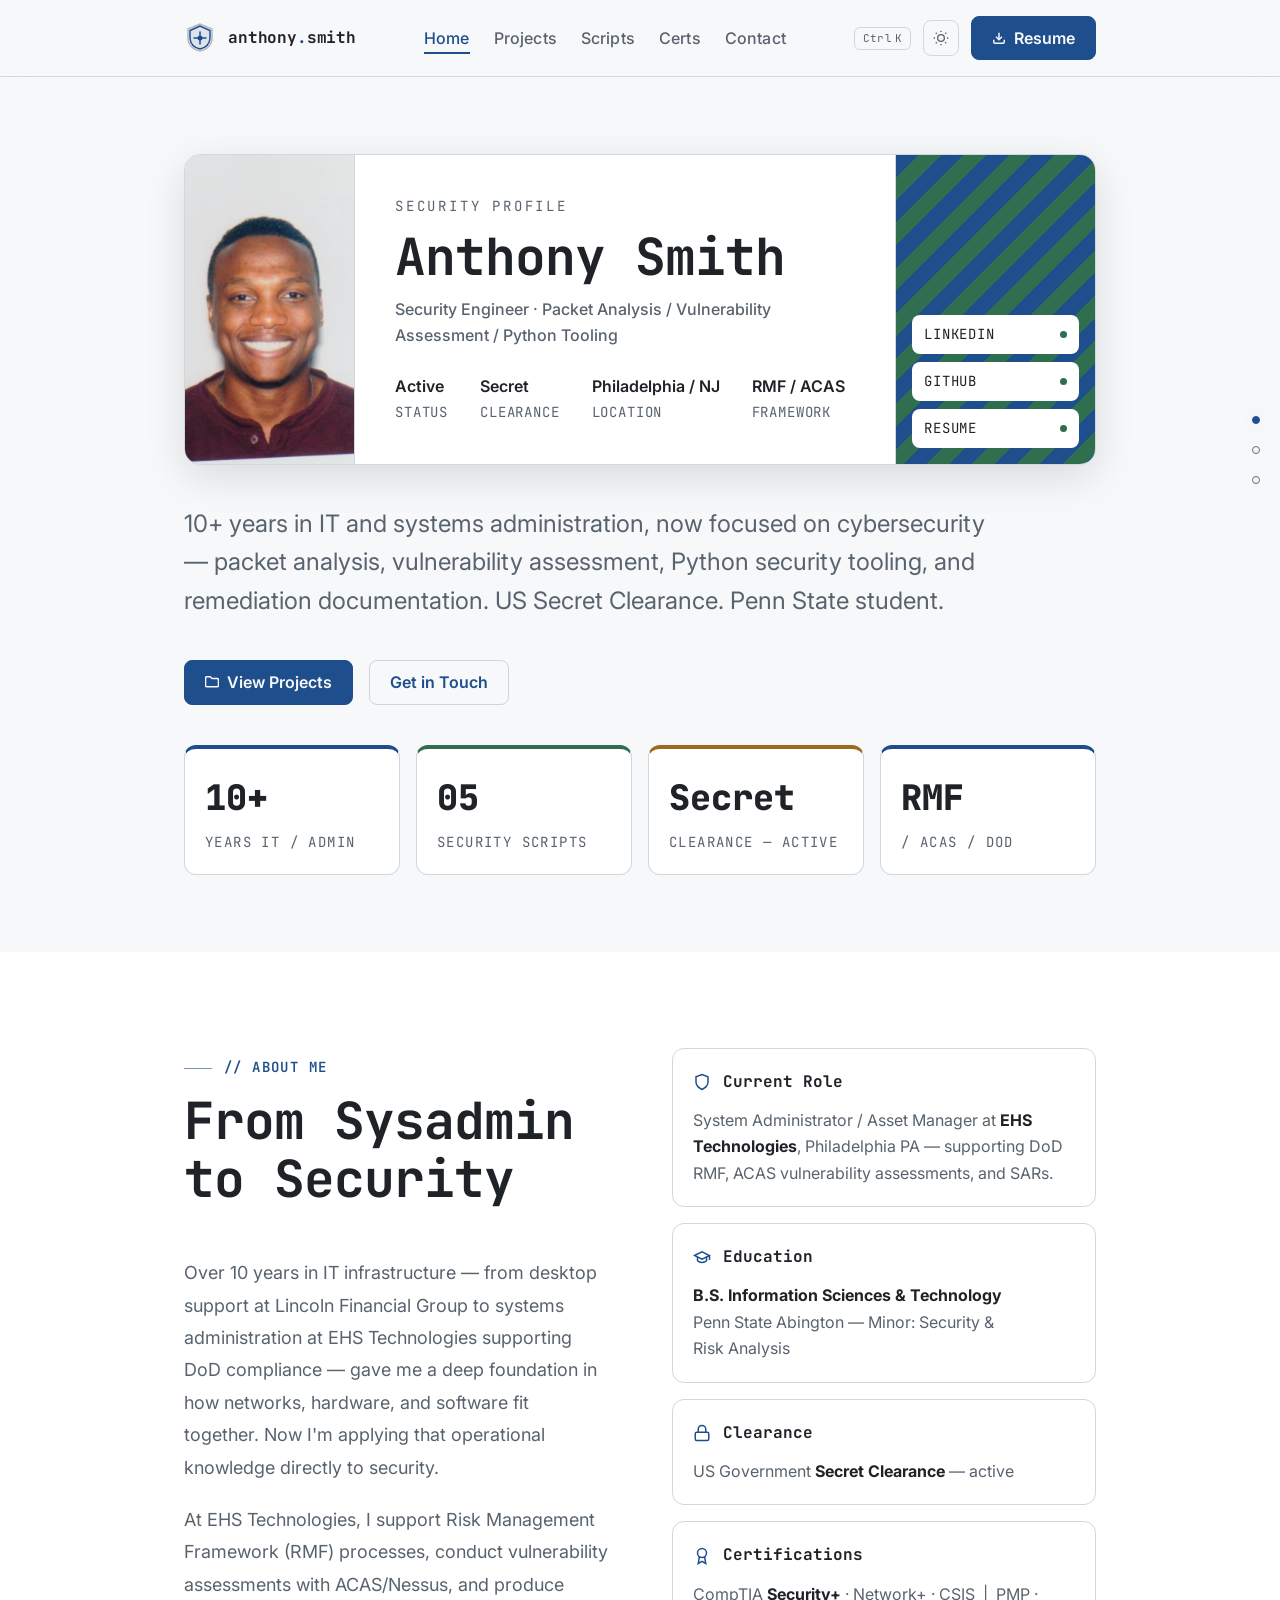
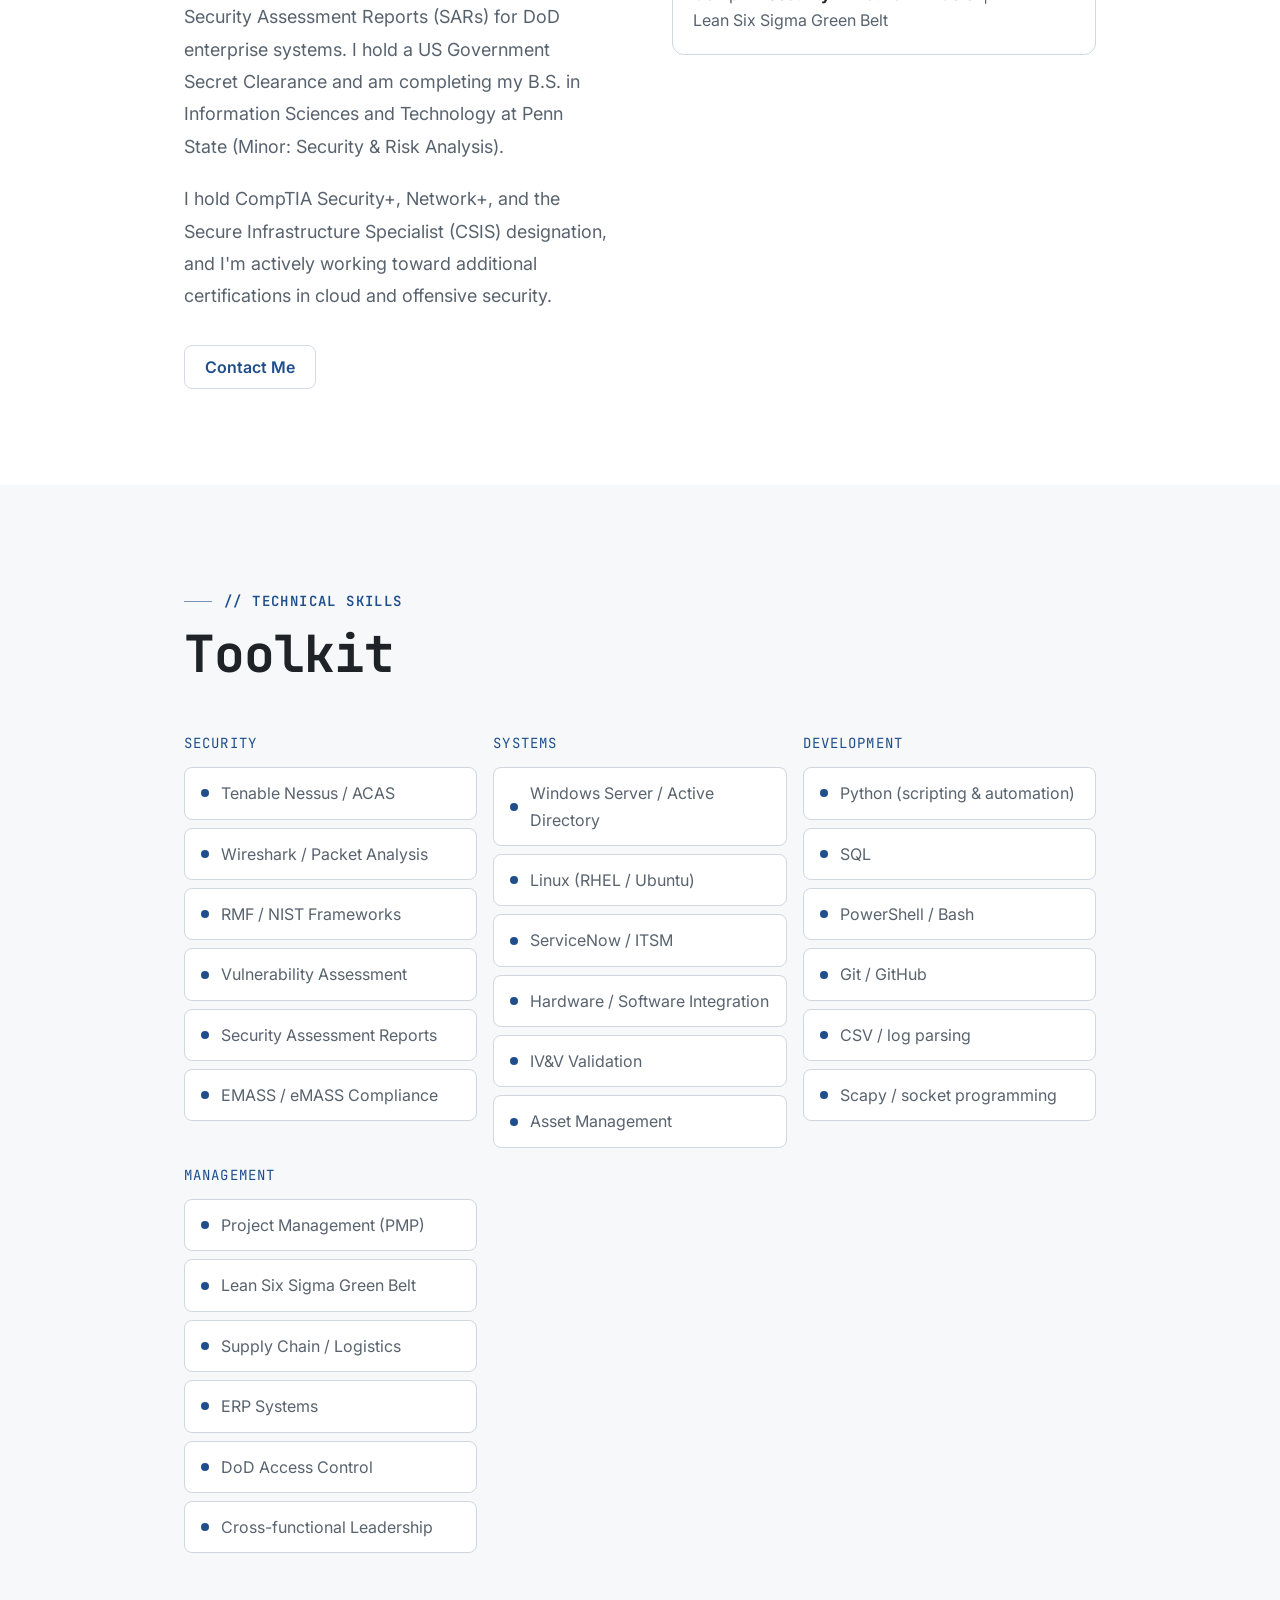
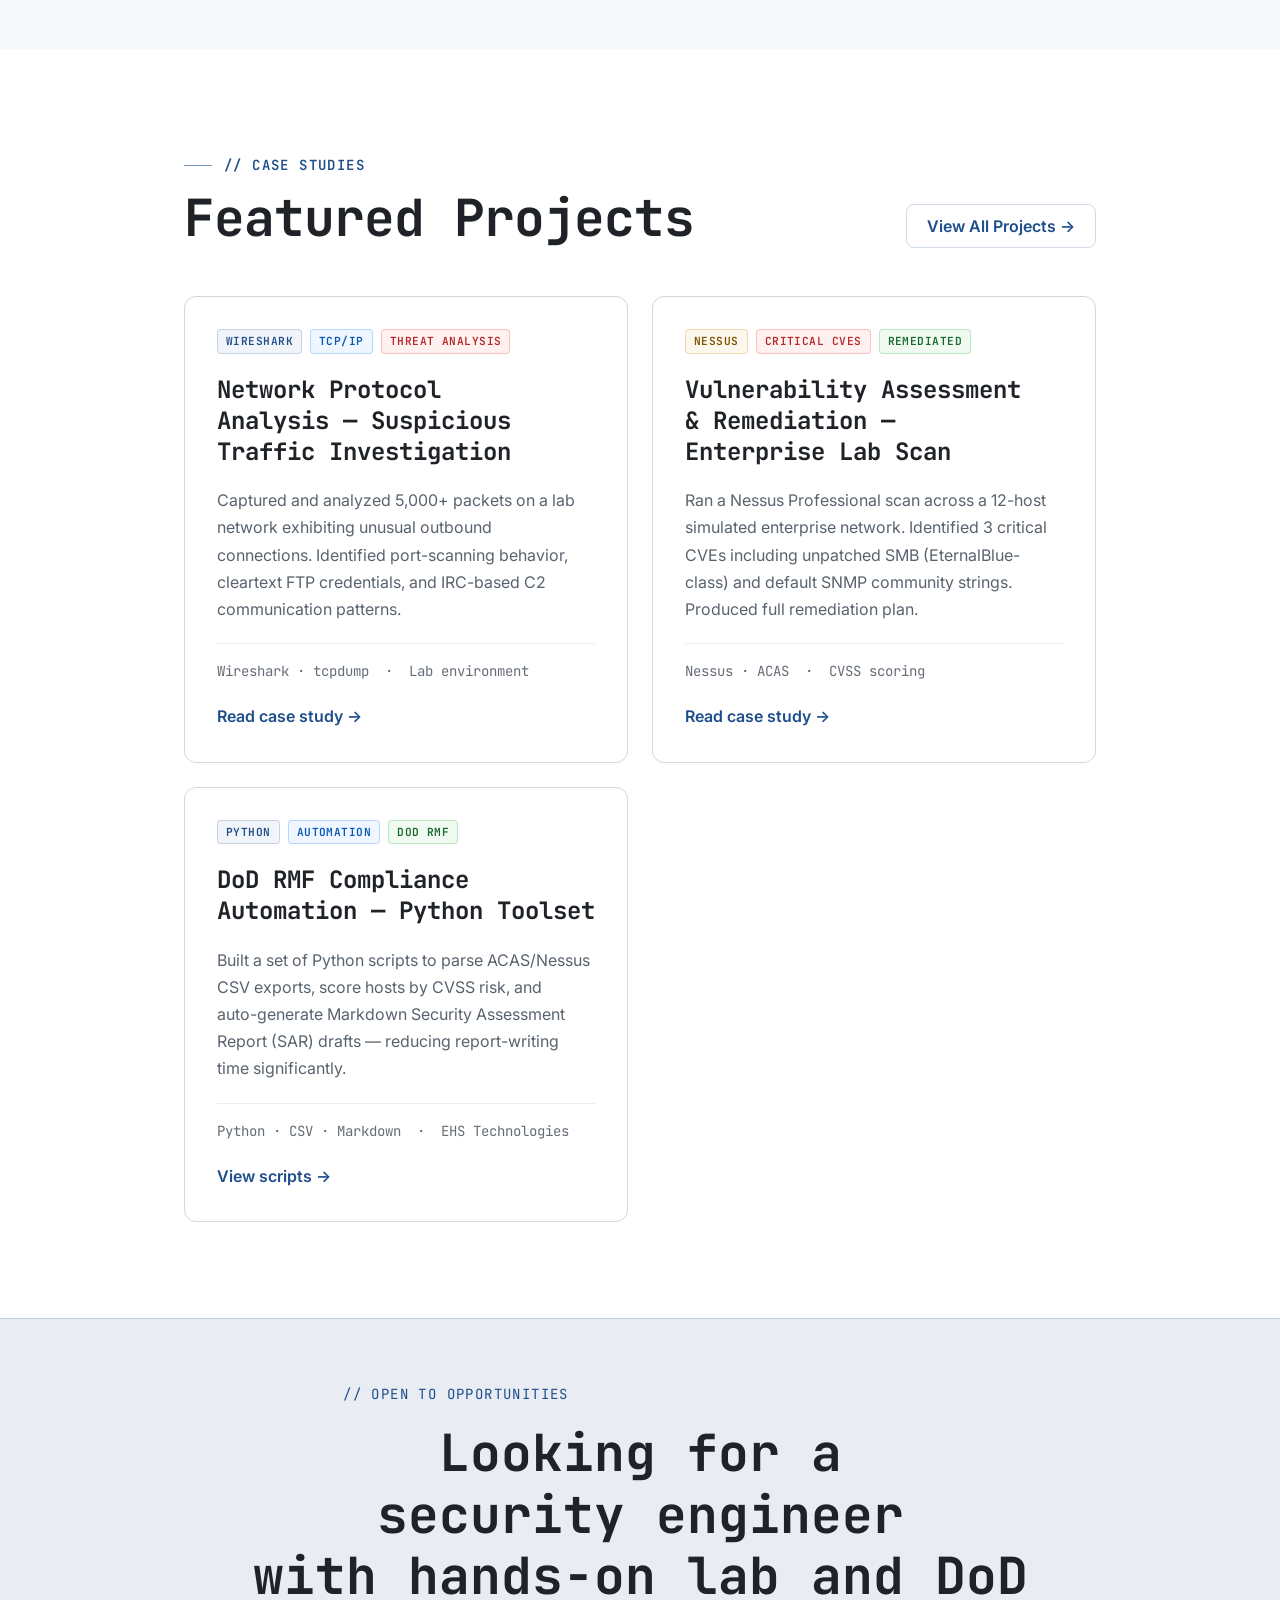
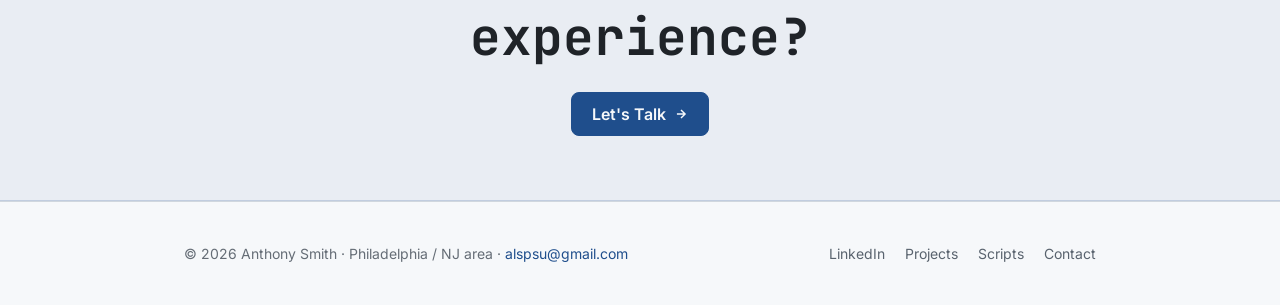
<file: index.html>
<!DOCTYPE html>
<html lang="en">
<head>
<meta charset="UTF-8">
<meta name="viewport" content="width=device-width, initial-scale=1.0">
<title>Anthony Smith — Security Engineer</title>
<meta name="description" content="Security portfolio of Anthony Smith — packet analysis, vulnerability assessment, Python security tools, and remediation documentation.">
<meta property="og:title" content="Anthony Smith — Security Portfolio">
<meta property="og:description" content="Packet analysis, vulnerability assessment, Python security scripting, and remediation documentation.">
<meta property="og:type" content="website">
<meta property="og:site_name" content="Anthony Smith — Security Portfolio">
<meta property="og:url" content="https://asmith-sec.github.io/">
<meta property="og:image" content="https://asmith-sec.github.io/assets/og-card.png">
<meta property="og:image:width" content="1200">
<meta property="og:image:height" content="630">
<meta property="og:image:alt" content="Anthony Smith — Security Engineer. Packet analysis, vulnerability assessment, Python tooling. US Secret Clearance.">
<meta name="twitter:card" content="summary_large_image">
<meta name="twitter:title" content="Anthony Smith — Security Portfolio">
<meta name="twitter:description" content="Packet analysis, vulnerability assessment, Python security scripting, and remediation documentation.">
<meta name="twitter:image" content="https://asmith-sec.github.io/assets/og-card.png">
<link rel="canonical" href="https://asmith-sec.github.io/">
<link rel="stylesheet" href="css/style.css">
<link rel="preconnect" href="https://fonts.googleapis.com">
<link rel="preconnect" href="https://fonts.gstatic.com" crossorigin>
<link href="https://fonts.googleapis.com/css2?family=JetBrains+Mono:wght@400;500;700&family=Inter:wght@300..700&display=swap" rel="stylesheet">
</head>
<body>

<!-- ── Navigation ─────────────────────────────────────────── -->
<nav class="nav" id="main-nav">
<div class="container">
<div class="nav__inner">
<a href="index.html" class="nav__logo" aria-label="Anthony Smith home">
<!-- Custom SVG logo: circuit-shield mark -->
<svg class="nav__logo-svg" viewBox="0 0 32 32" fill="none" aria-hidden="true">
<path d="M16 2L4 7v9c0 6.627 5.099 11.995 12 13 6.901-1.005 12-6.373 12-13V7L16 2z" stroke="currentColor" stroke-width="1.5" fill="none" opacity="0.3"/>
<path d="M16 4L6 8.5v7.5c0 5.523 4.25 9.996 10 10.995 5.75-.999 10-5.472 10-10.995V8.5L16 4z" fill="var(--color-primary)" opacity="0.12"/>
<path d="M16 4L6 8.5v7.5c0 5.523 4.25 9.996 10 10.995 5.75-.999 10-5.472 10-10.995V8.5L16 4z" stroke="var(--color-primary)" stroke-width="1.5" fill="none"/>
<circle cx="16" cy="16" r="2.5" fill="var(--color-primary)"/>
<path d="M16 10v3.5M16 18.5V22M10 16h3.5M18.5 16H22" stroke="var(--color-primary)" stroke-width="1.5" stroke-linecap="round"/>
</svg>
<span class="nav__logo-text">anthony<span>.</span>smith</span>
</a>

<ul class="nav__links" role="list">
<li><a href="index.html" aria-current="page">Home</a></li>
<li><a href="pages/projects.html">Projects</a></li>
<li><a href="pages/scripts.html">Scripts</a></li>
<li><a href="pages/certifications.html">Certs</a></li>
<li><a href="pages/contact.html">Contact</a></li>
</ul>

<div class="nav__actions">
<button class="btn-ghost" data-theme-toggle aria-label="Toggle dark mode">
<svg width="16" height="16" viewBox="0 0 24 24" fill="none" stroke="currentColor" stroke-width="2" aria-hidden="true">
<path d="M21 12.79A9 9 0 1 1 11.21 3 7 7 0 0 0 21 12.79z"/>
</svg>
</button>
<a href="assets/Anthony-Smith-CV_Q3.docx" download class="btn btn--primary">
<svg width="14" height="14" viewBox="0 0 24 24" fill="none" stroke="currentColor" stroke-width="2.5" aria-hidden="true"><path d="M21 15v4a2 2 0 0 1-2 2H5a2 2 0 0 1-2-2v-4"/><polyline points="7 10 12 15 17 10"/><line x1="12" y1="15" x2="12" y2="3"/></svg>
Resume
</a>
</div>

<button class="nav__hamburger" id="nav-hamburger" aria-label="Open navigation" aria-expanded="false">
<span></span><span></span><span></span>
</button>
</div>

<nav class="nav__mobile" id="nav-mobile" aria-label="Mobile navigation">
<a href="index.html">Home</a>
<a href="pages/projects.html">Projects</a>
<a href="pages/scripts.html">Scripts</a>
<a href="pages/certifications.html">Certifications</a>
<a href="pages/contact.html">Contact</a>
<a href="assets/Anthony-Smith-CV_Q3.docx" download style="color:var(--color-primary);">Download Resume</a>
</nav>
</div>
</nav>

<!-- ── Hero ───────────────────────────────────────────────── -->
<section class="hero hero--credential">
<div class="container">

<div class="badge fade-in">
<div class="badge-photo">
<img src="assets/profile.jpg" alt="Anthony Smith" onerror="this.style.display='none'; this.nextElementSibling.style.display='flex'">
<svg style="display:none" viewBox="0 0 24 24" fill="none" stroke="currentColor" stroke-width="1.6" aria-hidden="true"><circle cx="12" cy="8" r="4"/><path d="M4 21c0-4 3.6-7 8-7s8 3 8 7"/></svg>
</div>
<div class="badge-main">
<p class="badge-eyebrow">Security Profile</p>
<h1>Anthony Smith</h1>
<p class="badge-role">Security Engineer · Packet Analysis / Vulnerability Assessment / Python Tooling</p>
<div class="badge-meta">
<div><b>Active</b>Status</div>
<div><b>Secret</b>Clearance</div>
<div><b>Philadelphia / NJ</b>Location</div>
<div><b>RMF / ACAS</b>Framework</div>
</div>
</div>
<div class="badge-side">
<a href="https://www.linkedin.com/in/anthony-smith-6a453a89" target="_blank" rel="noopener"><span>LinkedIn</span><span class="dot"></span></a>
<a href="https://github.com/asmith-sec" target="_blank" rel="noopener"><span>GitHub</span><span class="dot"></span></a>
<a href="assets/Anthony-Smith-CV_Q3.docx" download><span>Resume</span><span class="dot"></span></a>
</div>
</div>

<p class="hero__subtitle fade-in" style="margin-top: var(--space-10); transition-delay: 0.1s;">
10+ years in IT and systems administration, now focused on cybersecurity —
packet analysis, vulnerability assessment, Python security tooling,
and remediation documentation. US Secret Clearance. Penn State student.
</p>

<div class="hero__cta fade-in" style="transition-delay: 0.15s;">
<a href="pages/projects.html" class="btn btn--primary">
<svg width="14" height="14" viewBox="0 0 24 24" fill="none" stroke="currentColor" stroke-width="2.5" aria-hidden="true"><path d="M3 3h6l3 3h9a2 2 0 0 1 2 2v10a2 2 0 0 1-2 2H3a2 2 0 0 1-2-2V5a2 2 0 0 1 2-2z"/></svg>
View Projects
</a>
<a href="pages/contact.html" class="btn btn--outline">
Get in Touch
</a>
</div>

<div class="cred-cards fade-in" style="transition-delay: 0.2s;">
<div class="cred-card"><span class="num">10+</span><span class="lbl">Years IT / Admin</span></div>
<div class="cred-card"><span class="num">05</span><span class="lbl">Security Scripts</span></div>
<div class="cred-card"><span class="num">Secret</span><span class="lbl">Clearance — Active</span></div>
<div class="cred-card"><span class="num">RMF</span><span class="lbl">/ ACAS / DoD</span></div>
</div>

</div>
</section>

<!-- ── About ──────────────────────────────────────────────── -->
<section class="section" style="background: var(--color-surface);">
<div class="container">
<div class="two-col">
<div class="fade-in">
<div class="section-header">
<p class="section-header__label">// about me</p>
<h2 class="section-header__title">From Sysadmin<br>to Security</h2>
</div>
<p style="color: var(--color-text-muted); line-height: 1.8; margin-bottom: var(--space-5);">
Over 10 years in IT infrastructure — from desktop support at Lincoln Financial Group
to systems administration at EHS Technologies supporting DoD compliance — gave me a deep
foundation in how networks, hardware, and software fit together. Now I'm applying that
operational knowledge directly to security.
</p>
<p style="color: var(--color-text-muted); line-height: 1.8; margin-bottom: var(--space-5);">
At EHS Technologies, I support Risk Management Framework (RMF) processes, conduct
vulnerability assessments with ACAS/Nessus, and produce Security Assessment Reports (SARs)
for DoD enterprise systems. I hold a US Government Secret Clearance and am completing my
B.S. in Information Sciences and Technology at Penn State (Minor: Security &amp; Risk Analysis).
</p>
<p style="color: var(--color-text-muted); line-height: 1.8;">
I hold CompTIA Security+, Network+, and the Secure Infrastructure Specialist (CSIS)
designation, and I'm actively working toward additional certifications in cloud and
offensive security.
</p>
<div style="margin-top: var(--space-8);">
<a href="pages/contact.html" class="btn btn--outline">Contact Me</a>
</div>
</div>

<!-- Quick facts -->
<div class="fade-in" style="transition-delay: 0.1s;">
<div style="display: flex; flex-direction: column; gap: var(--space-4);">

<div class="card" style="padding: var(--space-5);">
<div style="display: flex; align-items: center; gap: var(--space-3); margin-bottom: var(--space-3);">
<svg width="18" height="18" viewBox="0 0 24 24" fill="none" stroke="var(--color-primary)" stroke-width="2" aria-hidden="true"><path d="M12 22s8-4 8-10V5l-8-3-8 3v7c0 6 8 10 8 10z"/></svg>
<span class="font-mono" style="font-size: var(--text-sm); font-weight: 700;">Current Role</span>
</div>
<p style="color: var(--color-text-muted); font-size: var(--text-sm);">System Administrator / Asset Manager at <strong style="color: var(--color-text);">EHS Technologies</strong>, Philadelphia PA — supporting DoD RMF, ACAS vulnerability assessments, and SARs.</p>
</div>

<div class="card" style="padding: var(--space-5);">
<div style="display: flex; align-items: center; gap: var(--space-3); margin-bottom: var(--space-3);">
<svg width="18" height="18" viewBox="0 0 24 24" fill="none" stroke="var(--color-primary)" stroke-width="2" aria-hidden="true"><path d="M22 10v6M2 10l10-5 10 5-10 5z"/><path d="M6 12v5c3 3 9 3 12 0v-5"/></svg>
<span class="font-mono" style="font-size: var(--text-sm); font-weight: 700;">Education</span>
</div>
<p style="color: var(--color-text-muted); font-size: var(--text-sm);"><strong style="color: var(--color-text);">B.S. Information Sciences &amp; Technology</strong><br>Penn State Abington — Minor: Security &amp; Risk Analysis</p>
</div>

<div class="card" style="padding: var(--space-5);">
<div style="display: flex; align-items: center; gap: var(--space-3); margin-bottom: var(--space-3);">
<svg width="18" height="18" viewBox="0 0 24 24" fill="none" stroke="var(--color-primary)" stroke-width="2" aria-hidden="true"><rect x="3" y="11" width="18" height="11" rx="2" ry="2"/><path d="M7 11V7a5 5 0 0 1 10 0v4"/></svg>
<span class="font-mono" style="font-size: var(--text-sm); font-weight: 700;">Clearance</span>
</div>
<p style="color: var(--color-text-muted); font-size: var(--text-sm);">US Government <strong style="color: var(--color-text);">Secret Clearance</strong> — active</p>
</div>

<div class="card" style="padding: var(--space-5);">
<div style="display: flex; align-items: center; gap: var(--space-3); margin-bottom: var(--space-3);">
<svg width="18" height="18" viewBox="0 0 24 24" fill="none" stroke="var(--color-primary)" stroke-width="2" aria-hidden="true"><circle cx="12" cy="8" r="6"/><path d="M15.477 12.89L17 22l-5-3-5 3 1.523-9.11"/></svg>
<span class="font-mono" style="font-size: var(--text-sm); font-weight: 700;">Certifications</span>
</div>
<p style="color: var(--color-text-muted); font-size: var(--text-sm);">CompTIA <strong style="color: var(--color-text);">Security+</strong> · Network+ · CSIS &nbsp;|&nbsp; PMP · Lean Six Sigma Green Belt</p>
</div>

</div>
</div>
</div>
</div>
</section>

<!-- ── Skills Matrix ──────────────────────────────────────── -->
<section class="section">
<div class="container">
<div class="section-header fade-in">
<p class="section-header__label">// technical skills</p>
<h2 class="section-header__title">Toolkit</h2>
</div>

<div style="display: grid; grid-template-columns: repeat(auto-fill, minmax(220px, 1fr)); gap: var(--space-4);">

<!-- Security -->
<div class="fade-in">
<p class="font-mono" style="font-size: var(--text-xs); color: var(--color-primary); letter-spacing: 0.08em; text-transform: uppercase; margin-bottom: var(--space-3);">Security</p>
<div style="display: flex; flex-direction: column; gap: var(--space-2);">
<div class="skill-item"><div class="skill-item__dot"></div>Tenable Nessus / ACAS</div>
<div class="skill-item"><div class="skill-item__dot"></div>Wireshark / Packet Analysis</div>
<div class="skill-item"><div class="skill-item__dot"></div>RMF / NIST Frameworks</div>
<div class="skill-item"><div class="skill-item__dot"></div>Vulnerability Assessment</div>
<div class="skill-item"><div class="skill-item__dot"></div>Security Assessment Reports</div>
<div class="skill-item"><div class="skill-item__dot"></div>EMASS / eMASS Compliance</div>
</div>
</div>

<!-- Systems -->
<div class="fade-in" style="transition-delay: 0.05s;">
<p class="font-mono" style="font-size: var(--text-xs); color: var(--color-primary); letter-spacing: 0.08em; text-transform: uppercase; margin-bottom: var(--space-3);">Systems</p>
<div style="display: flex; flex-direction: column; gap: var(--space-2);">
<div class="skill-item"><div class="skill-item__dot"></div>Windows Server / Active Directory</div>
<div class="skill-item"><div class="skill-item__dot"></div>Linux (RHEL / Ubuntu)</div>
<div class="skill-item"><div class="skill-item__dot"></div>ServiceNow / ITSM</div>
<div class="skill-item"><div class="skill-item__dot"></div>Hardware / Software Integration</div>
<div class="skill-item"><div class="skill-item__dot"></div>IV&amp;V Validation</div>
<div class="skill-item"><div class="skill-item__dot"></div>Asset Management</div>
</div>
</div>

<!-- Development -->
<div class="fade-in" style="transition-delay: 0.1s;">
<p class="font-mono" style="font-size: var(--text-xs); color: var(--color-primary); letter-spacing: 0.08em; text-transform: uppercase; margin-bottom: var(--space-3);">Development</p>
<div style="display: flex; flex-direction: column; gap: var(--space-2);">
<div class="skill-item"><div class="skill-item__dot"></div>Python (scripting & automation)</div>
<div class="skill-item"><div class="skill-item__dot"></div>SQL</div>
<div class="skill-item"><div class="skill-item__dot"></div>PowerShell / Bash</div>
<div class="skill-item"><div class="skill-item__dot"></div>Git / GitHub</div>
<div class="skill-item"><div class="skill-item__dot"></div>CSV / log parsing</div>
<div class="skill-item"><div class="skill-item__dot"></div>Scapy / socket programming</div>
</div>
</div>

<!-- Management -->
<div class="fade-in" style="transition-delay: 0.15s;">
<p class="font-mono" style="font-size: var(--text-xs); color: var(--color-primary); letter-spacing: 0.08em; text-transform: uppercase; margin-bottom: var(--space-3);">Management</p>
<div style="display: flex; flex-direction: column; gap: var(--space-2);">
<div class="skill-item"><div class="skill-item__dot"></div>Project Management (PMP)</div>
<div class="skill-item"><div class="skill-item__dot"></div>Lean Six Sigma Green Belt</div>
<div class="skill-item"><div class="skill-item__dot"></div>Supply Chain / Logistics</div>
<div class="skill-item"><div class="skill-item__dot"></div>ERP Systems</div>
<div class="skill-item"><div class="skill-item__dot"></div>DoD Access Control</div>
<div class="skill-item"><div class="skill-item__dot"></div>Cross-functional Leadership</div>
</div>
</div>

</div>
</div>
</section>

<!-- ── Featured Projects preview ──────────────────────────── -->
<section class="section" style="background: var(--color-surface);">
<div class="container">
<div class="section-header fade-in" style="display: flex; align-items: flex-end; justify-content: space-between; flex-wrap: wrap; gap: var(--space-4);">
<div>
<p class="section-header__label">// case studies</p>
<h2 class="section-header__title">Featured Projects</h2>
</div>
<a href="pages/projects.html" class="btn btn--outline">View All Projects →</a>
</div>

<div class="project-grid">

<article class="card card--project fade-in">
<div class="card__tag-row">
<span class="tag tag--teal">Wireshark</span>
<span class="tag tag--blue">TCP/IP</span>
<span class="tag tag--red">Threat Analysis</span>
</div>
<h3 class="card__title">Network Protocol Analysis — Suspicious Traffic Investigation</h3>
<p class="card__desc">Captured and analyzed 5,000+ packets on a lab network exhibiting unusual outbound connections. Identified port-scanning behavior, cleartext FTP credentials, and IRC-based C2 communication patterns.</p>
<div class="card__meta">
<span>Wireshark · tcpdump</span>
<span>·</span>
<span>Lab environment</span>
</div>
<a href="pages/projects.html#packet-analysis" class="card__link">Read case study →</a>
</article>

<article class="card card--project fade-in" style="transition-delay: 0.08s;">
<div class="card__tag-row">
<span class="tag tag--yellow">Nessus</span>
<span class="tag tag--red">Critical CVEs</span>
<span class="tag tag--green">Remediated</span>
</div>
<h3 class="card__title">Vulnerability Assessment &amp; Remediation — Enterprise Lab Scan</h3>
<p class="card__desc">Ran a Nessus Professional scan across a 12-host simulated enterprise network. Identified 3 critical CVEs including unpatched SMB (EternalBlue-class) and default SNMP community strings. Produced full remediation plan.</p>
<div class="card__meta">
<span>Nessus · ACAS</span>
<span>·</span>
<span>CVSS scoring</span>
</div>
<a href="pages/projects.html#vuln-assessment" class="card__link">Read case study →</a>
</article>

<article class="card card--project fade-in" style="transition-delay: 0.16s;">
<div class="card__tag-row">
<span class="tag tag--teal">Python</span>
<span class="tag tag--blue">Automation</span>
<span class="tag tag--green">DoD RMF</span>
</div>
<h3 class="card__title">DoD RMF Compliance Automation — Python Toolset</h3>
<p class="card__desc">Built a set of Python scripts to parse ACAS/Nessus CSV exports, score hosts by CVSS risk, and auto-generate Markdown Security Assessment Report (SAR) drafts — reducing report-writing time significantly.</p>
<div class="card__meta">
<span>Python · CSV · Markdown</span>
<span>·</span>
<span>EHS Technologies</span>
</div>
<a href="pages/scripts.html" class="card__link">View scripts →</a>
</article>

</div>
</div>
</section>

<!-- ── CTA strip ──────────────────────────────────────────── -->
<section style="padding-block: var(--space-16); background: var(--color-primary-bg); border-block: 1px solid var(--color-primary-border);">
<div class="container" style="text-align: center;">
<p class="font-mono" style="font-size: var(--text-xs); color: var(--color-primary); letter-spacing: 0.1em; text-transform: uppercase; margin-bottom: var(--space-4);">// open to opportunities</p>
<h2 style="font-family: var(--font-mono); font-size: var(--text-2xl); font-weight: 700; color: var(--color-text); margin-bottom: var(--space-6);">Looking for a security engineer<br>with hands-on lab and DoD experience?</h2>
<a href="pages/contact.html" class="btn btn--primary" style="margin: 0 auto; display: inline-flex;">
Let's Talk
<svg width="14" height="14" viewBox="0 0 24 24" fill="none" stroke="currentColor" stroke-width="2.5" aria-hidden="true"><path d="M5 12h14M12 5l7 7-7 7"/></svg>
</a>
</div>
</section>

<!-- ── Footer ─────────────────────────────────────────────── -->
<footer class="footer">
<div class="container">
<div class="footer__inner">
<p class="footer__copy">© 2026 Anthony Smith · Philadelphia / NJ area · <span class="text-primary">alspsu@gmail.com</span></p>
<div class="footer__links">
<a href="https://linkedin.com/in/anthony-smith" target="_blank" rel="noopener">LinkedIn</a>
<a href="pages/projects.html">Projects</a>
<a href="pages/scripts.html">Scripts</a>
<a href="pages/contact.html">Contact</a>
</div>
</div>
</div>
</footer>

<script src="js/main.js"></script>
</body>
</html>
</file>
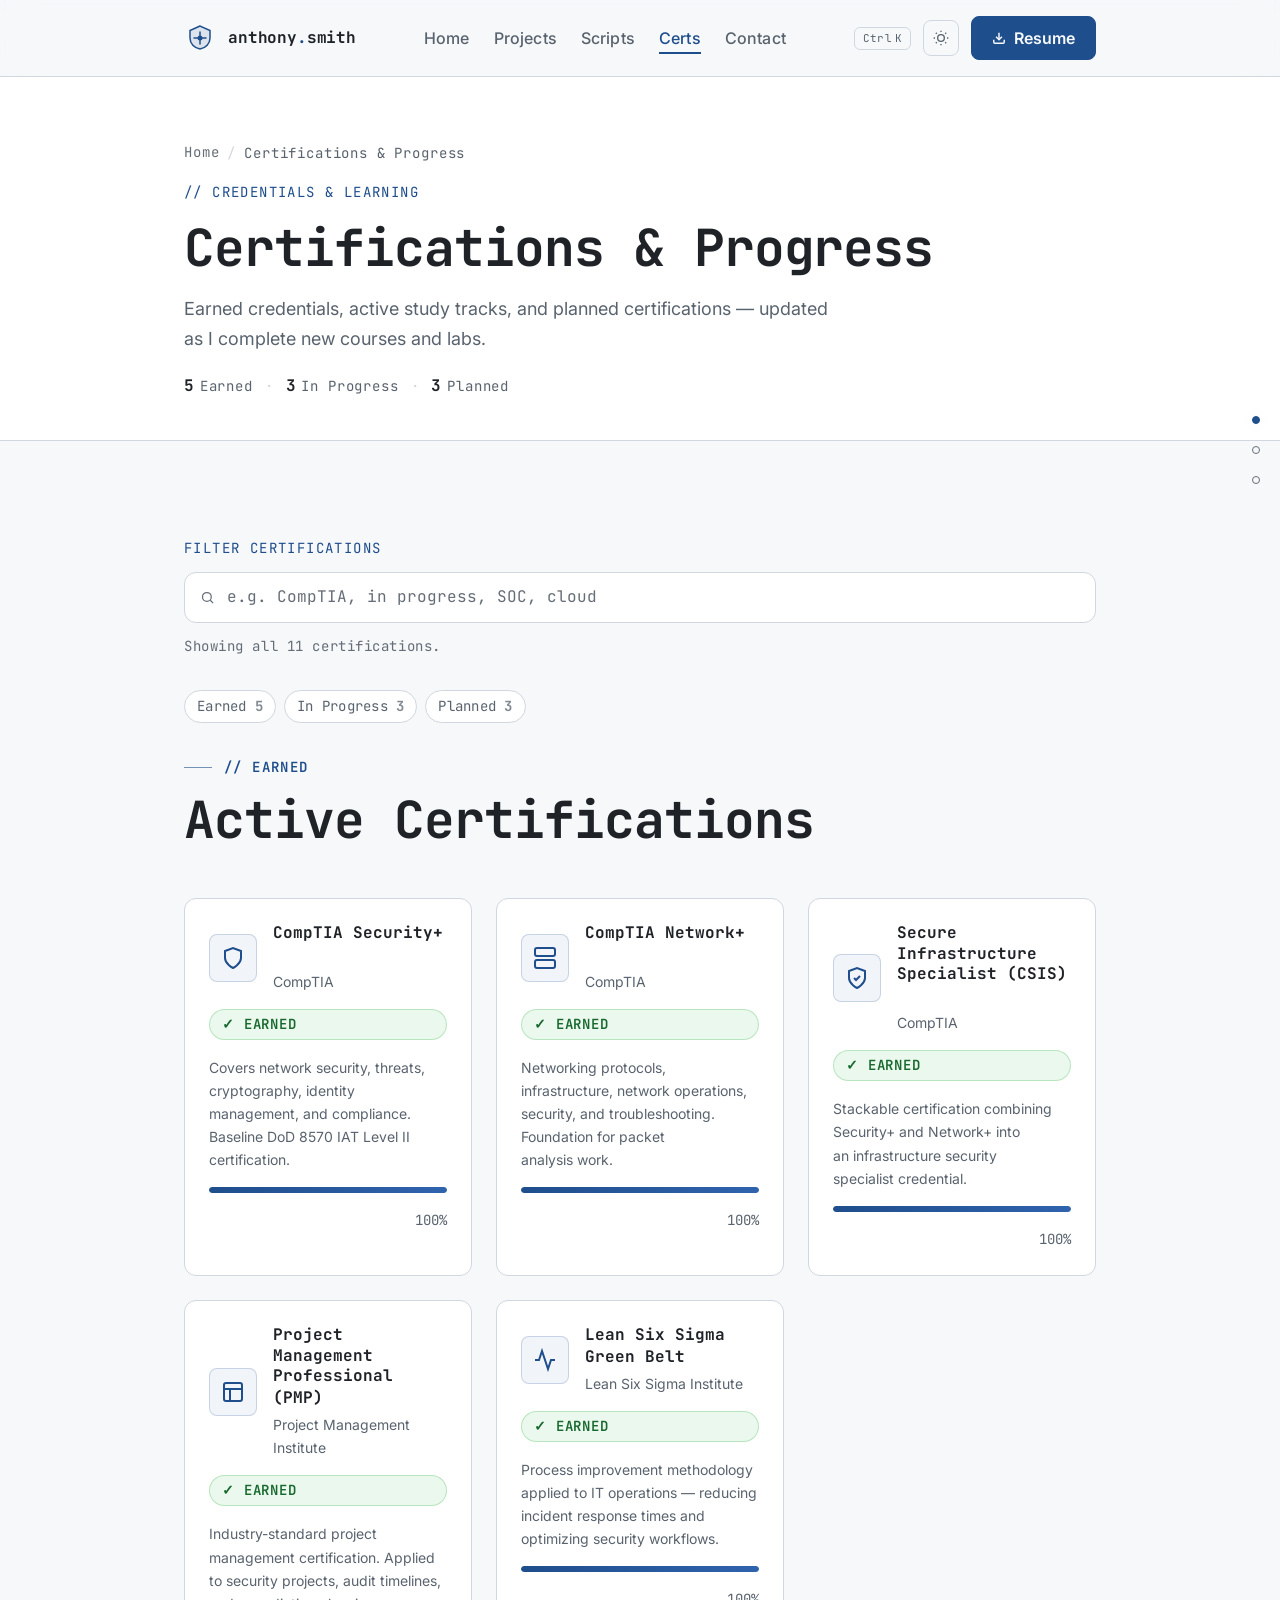
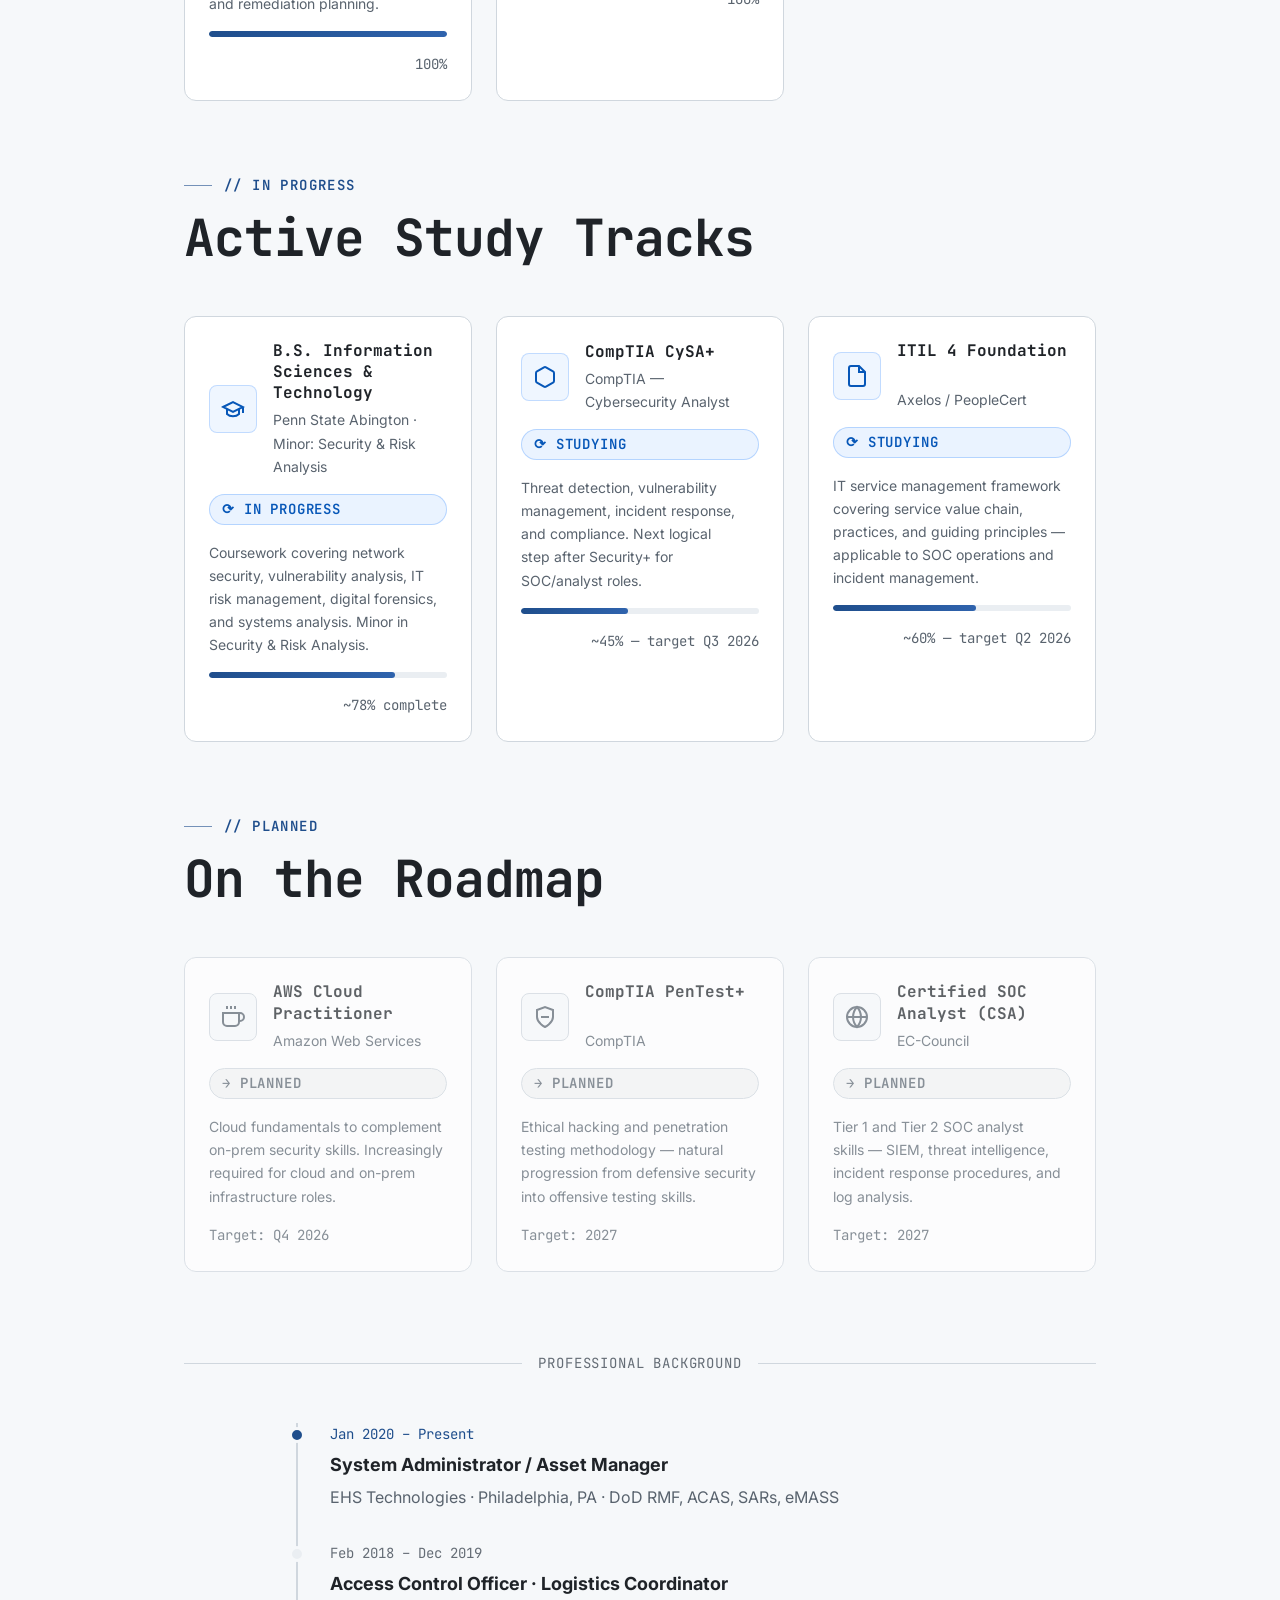
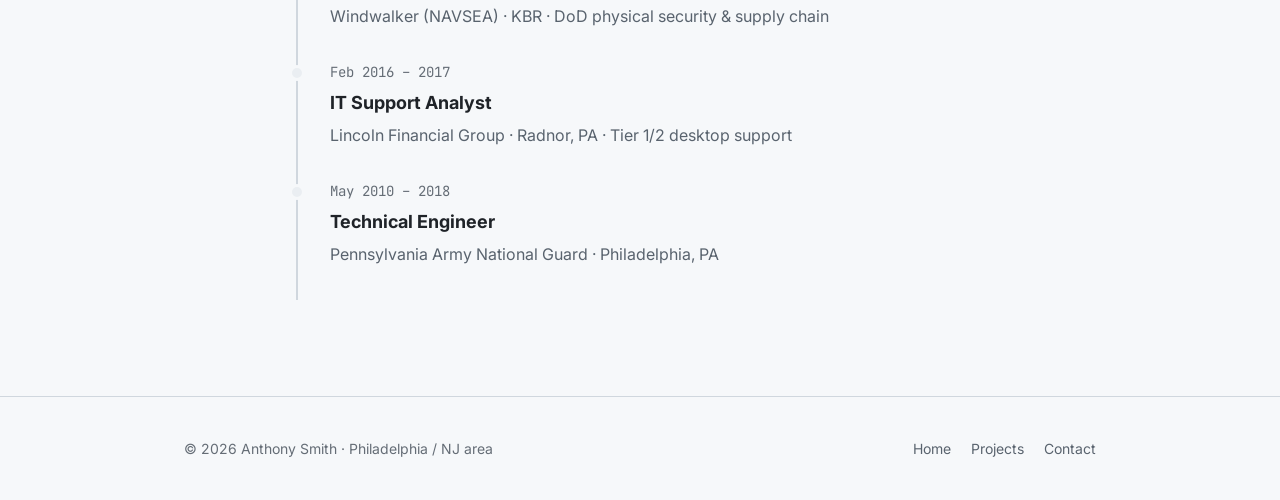
<file: pages/certifications.html>
<!DOCTYPE html>
<html lang="en">
<head>
<meta charset="UTF-8">
<meta name="viewport" content="width=device-width, initial-scale=1.0">
<title>Certifications — Anthony Smith</title>
<meta name="description" content="Certifications and learning progress for Anthony Smith — CompTIA Security+, Network+, PMP, and more.">
<!-- Static share/SEO tags: link-preview scrapers (LinkedIn, Slack, iMessage) don't run JS -->
<link rel="canonical" href="https://asmith-sec.github.io/pages/certifications.html">
<meta property="og:type" content="website">
<meta property="og:site_name" content="Anthony Smith — Security Portfolio">
<meta property="og:title" content="Certifications — Anthony Smith">
<meta property="og:description" content="Certifications and learning progress for Anthony Smith — CompTIA Security+, Network+, PMP, and more.">
<meta property="og:url" content="https://asmith-sec.github.io/pages/certifications.html">
<meta property="og:image" content="https://asmith-sec.github.io/assets/og-card.png">
<meta property="og:image:width" content="1200">
<meta property="og:image:height" content="630">
<meta property="og:image:alt" content="Anthony Smith — Security Engineer. Packet analysis, vulnerability assessment, Python tooling. US Secret Clearance.">
<meta name="twitter:card" content="summary_large_image">
<meta name="twitter:title" content="Certifications — Anthony Smith">
<meta name="twitter:description" content="Certifications and learning progress for Anthony Smith — CompTIA Security+, Network+, PMP, and more.">
<meta name="twitter:image" content="https://asmith-sec.github.io/assets/og-card.png">
<link rel="stylesheet" href="../css/style.css">
<link rel="preconnect" href="https://fonts.googleapis.com">
<link rel="preconnect" href="https://fonts.gstatic.com" crossorigin>
<link href="https://fonts.googleapis.com/css2?family=JetBrains+Mono:wght@400;500;700&family=Inter:wght@300..700&display=swap" rel="stylesheet">
</head>
<body>

<nav class="nav" id="main-nav">
<div class="container">
<div class="nav__inner">
<a href="../index.html" class="nav__logo">
<svg class="nav__logo-svg" viewBox="0 0 32 32" fill="none">
<path d="M16 4L6 8.5v7.5c0 5.523 4.25 9.996 10 10.995 5.75-.999 10-5.472 10-10.995V8.5L16 4z" fill="var(--color-primary)" opacity="0.12"/>
<path d="M16 4L6 8.5v7.5c0 5.523 4.25 9.996 10 10.995 5.75-.999 10-5.472 10-10.995V8.5L16 4z" stroke="var(--color-primary)" stroke-width="1.5" fill="none"/>
<circle cx="16" cy="16" r="2.5" fill="var(--color-primary)"/>
<path d="M16 10v3.5M16 18.5V22M10 16h3.5M18.5 16H22" stroke="var(--color-primary)" stroke-width="1.5" stroke-linecap="round"/>
</svg>
<span class="nav__logo-text">anthony<span>.</span>smith</span>
</a>
<ul class="nav__links" role="list">
<li><a href="../index.html">Home</a></li>
<li><a href="projects.html">Projects</a></li>
<li><a href="scripts.html">Scripts</a></li>
<li><a href="certifications.html" aria-current="page">Certs</a></li>
<li><a href="contact.html">Contact</a></li>
</ul>
<div class="nav__actions">
<button class="btn-ghost" data-theme-toggle aria-label="Toggle dark mode">
<svg width="16" height="16" viewBox="0 0 24 24" fill="none" stroke="currentColor" stroke-width="2"><path d="M21 12.79A9 9 0 1 1 11.21 3 7 7 0 0 0 21 12.79z"/></svg>
</button>
<a href="../assets/Anthony-Smith-CV_Q3.docx" download class="btn btn--primary">
<svg width="14" height="14" viewBox="0 0 24 24" fill="none" stroke="currentColor" stroke-width="2.5"><path d="M21 15v4a2 2 0 0 1-2 2H5a2 2 0 0 1-2-2v-4"/><polyline points="7 10 12 15 17 10"/><line x1="12" y1="15" x2="12" y2="3"/></svg>
Resume
</a>
</div>
<button class="nav__hamburger" id="nav-hamburger" aria-label="Open navigation" aria-expanded="false"><span></span><span></span><span></span></button>
</div>
<nav class="nav__mobile" id="nav-mobile">
<a href="../index.html">Home</a>
<a href="projects.html">Projects</a>
<a href="scripts.html">Scripts</a>
<a href="certifications.html">Certifications</a>
<a href="contact.html">Contact</a>
<a href="../assets/Anthony-Smith-CV_Q3.docx" download style="color:var(--color-primary);">Download Resume</a>
</nav>
</div>
</nav>

<div style="padding-block: var(--space-16) var(--space-10); background: var(--color-surface); border-bottom: 1px solid var(--color-border);">
<div class="container">
<p class="font-mono" style="font-size: var(--text-xs); color: var(--color-primary); letter-spacing: 0.1em; text-transform: uppercase; margin-bottom: var(--space-3);">// credentials & learning</p>
<h1 style="font-family: var(--font-mono); font-size: var(--text-2xl); font-weight: 700; color: var(--color-text); letter-spacing: -0.02em; margin-bottom: var(--space-4);">Certifications &amp; Progress</h1>
<p style="color: var(--color-text-muted); max-width: 60ch;">Earned credentials, active study tracks, and planned certifications — updated as I complete new courses and labs.</p>
</div>
</div>

<main class="section">
<div class="container">

<!-- Earned -->
<div class="section-header fade-in">
<p class="section-header__label">// earned</p>
<h2 class="section-header__title">Active Certifications</h2>
</div>

<div class="cert-grid" style="margin-bottom: var(--space-16);">

<div class="cert-card fade-in">
<div class="cert-card__top">
<div style="width:48px;height:48px;border-radius:var(--radius-md);background:var(--color-primary-bg);border:1px solid var(--color-primary-border);display:flex;align-items:center;justify-content:center;flex-shrink:0;">
<svg width="24" height="24" viewBox="0 0 24 24" fill="none" stroke="var(--color-primary)" stroke-width="2"><path d="M12 22s8-4 8-10V5l-8-3-8 3v7c0 6 8 10 8 10z"/></svg>
</div>
<div>
<div class="cert-card__name">CompTIA Security+</div>
<div class="cert-card__org">CompTIA</div>
</div>
</div>
<span class="cert-card__status cert-card__status--earned">✓ Earned</span>
<p style="font-size: var(--text-xs); color: var(--color-text-muted);">Covers network security, threats, cryptography, identity management, and compliance. Baseline DoD 8570 IAT Level II certification.</p>
<div class="cert-card__progress-bar"><div class="cert-card__progress-fill" style="width:100%;"></div></div>
<div class="cert-card__pct">100%</div>
</div>

<div class="cert-card fade-in" style="transition-delay:0.05s;">
<div class="cert-card__top">
<div style="width:48px;height:48px;border-radius:var(--radius-md);background:var(--color-primary-bg);border:1px solid var(--color-primary-border);display:flex;align-items:center;justify-content:center;flex-shrink:0;">
<svg width="24" height="24" viewBox="0 0 24 24" fill="none" stroke="var(--color-primary)" stroke-width="2"><rect x="2" y="2" width="20" height="8" rx="2"/><rect x="2" y="14" width="20" height="8" rx="2"/><line x1="6" y1="6" x2="6.01" y2="6"/><line x1="6" y1="18" x2="6.01" y2="18"/></svg>
</div>
<div>
<div class="cert-card__name">CompTIA Network+</div>
<div class="cert-card__org">CompTIA</div>
</div>
</div>
<span class="cert-card__status cert-card__status--earned">✓ Earned</span>
<p style="font-size: var(--text-xs); color: var(--color-text-muted);">Networking protocols, infrastructure, network operations, security, and troubleshooting. Foundation for packet analysis work.</p>
<div class="cert-card__progress-bar"><div class="cert-card__progress-fill" style="width:100%;"></div></div>
<div class="cert-card__pct">100%</div>
</div>

<div class="cert-card fade-in" style="transition-delay:0.10s;">
<div class="cert-card__top">
<div style="width:48px;height:48px;border-radius:var(--radius-md);background:var(--color-primary-bg);border:1px solid var(--color-primary-border);display:flex;align-items:center;justify-content:center;flex-shrink:0;">
<svg width="24" height="24" viewBox="0 0 24 24" fill="none" stroke="var(--color-primary)" stroke-width="2"><path d="M12 22s8-4 8-10V5l-8-3-8 3v7c0 6 8 10 8 10z"/><path d="M9 12l2 2 4-4"/></svg>
</div>
<div>
<div class="cert-card__name">Secure Infrastructure Specialist (CSIS)</div>
<div class="cert-card__org">CompTIA</div>
</div>
</div>
<span class="cert-card__status cert-card__status--earned">✓ Earned</span>
<p style="font-size: var(--text-xs); color: var(--color-text-muted);">Stackable certification combining Security+ and Network+ into an infrastructure security specialist credential.</p>
<div class="cert-card__progress-bar"><div class="cert-card__progress-fill" style="width:100%;"></div></div>
<div class="cert-card__pct">100%</div>
</div>

<div class="cert-card fade-in" style="transition-delay:0.15s;">
<div class="cert-card__top">
<div style="width:48px;height:48px;border-radius:var(--radius-md);background:var(--color-primary-bg);border:1px solid var(--color-primary-border);display:flex;align-items:center;justify-content:center;flex-shrink:0;">
<svg width="24" height="24" viewBox="0 0 24 24" fill="none" stroke="var(--color-primary)" stroke-width="2"><rect x="3" y="3" width="18" height="18" rx="2"/><path d="M3 9h18M9 21V9"/></svg>
</div>
<div>
<div class="cert-card__name">Project Management Professional (PMP)</div>
<div class="cert-card__org">Project Management Institute</div>
</div>
</div>
<span class="cert-card__status cert-card__status--earned">✓ Earned</span>
<p style="font-size: var(--text-xs); color: var(--color-text-muted);">Industry-standard project management certification. Applied to security projects, audit timelines, and remediation planning.</p>
<div class="cert-card__progress-bar"><div class="cert-card__progress-fill" style="width:100%;"></div></div>
<div class="cert-card__pct">100%</div>
</div>

<div class="cert-card fade-in" style="transition-delay:0.20s;">
<div class="cert-card__top">
<div style="width:48px;height:48px;border-radius:var(--radius-md);background:var(--color-primary-bg);border:1px solid var(--color-primary-border);display:flex;align-items:center;justify-content:center;flex-shrink:0;">
<svg width="24" height="24" viewBox="0 0 24 24" fill="none" stroke="var(--color-primary)" stroke-width="2"><polyline points="22 12 18 12 15 21 9 3 6 12 2 12"/></svg>
</div>
<div>
<div class="cert-card__name">Lean Six Sigma Green Belt</div>
<div class="cert-card__org">Lean Six Sigma Institute</div>
</div>
</div>
<span class="cert-card__status cert-card__status--earned">✓ Earned</span>
<p style="font-size: var(--text-xs); color: var(--color-text-muted);">Process improvement methodology applied to IT operations — reducing incident response times and optimizing security workflows.</p>
<div class="cert-card__progress-bar"><div class="cert-card__progress-fill" style="width:100%;"></div></div>
<div class="cert-card__pct">100%</div>
</div>

</div>

<!-- In Progress -->
<div class="section-header fade-in">
<p class="section-header__label">// in progress</p>
<h2 class="section-header__title">Active Study Tracks</h2>
</div>

<div class="cert-grid" style="margin-bottom: var(--space-16);">

<div class="cert-card fade-in">
<div class="cert-card__top">
<div style="width:48px;height:48px;border-radius:var(--radius-md);background:rgba(56,139,253,0.08);border:1px solid rgba(56,139,253,0.25);display:flex;align-items:center;justify-content:center;flex-shrink:0;">
<svg width="24" height="24" viewBox="0 0 24 24" fill="none" stroke="var(--color-medium)" stroke-width="2"><path d="M22 10v6M2 10l10-5 10 5-10 5z"/><path d="M6 12v5c3 3 9 3 12 0v-5"/></svg>
</div>
<div>
<div class="cert-card__name">B.S. Information Sciences &amp; Technology</div>
<div class="cert-card__org">Penn State Abington · Minor: Security &amp; Risk Analysis</div>
</div>
</div>
<span class="cert-card__status cert-card__status--progress">⟳ In Progress</span>
<p style="font-size: var(--text-xs); color: var(--color-text-muted);">Coursework covering network security, vulnerability analysis, IT risk management, digital forensics, and systems analysis. Minor in Security &amp; Risk Analysis.</p>
<div class="cert-card__progress-bar"><div class="cert-card__progress-fill" style="width:78%;"></div></div>
<div class="cert-card__pct">~78% complete</div>
</div>

<div class="cert-card fade-in" style="transition-delay:0.05s;">
<div class="cert-card__top">
<div style="width:48px;height:48px;border-radius:var(--radius-md);background:rgba(56,139,253,0.08);border:1px solid rgba(56,139,253,0.25);display:flex;align-items:center;justify-content:center;flex-shrink:0;">
<svg width="24" height="24" viewBox="0 0 24 24" fill="none" stroke="var(--color-medium)" stroke-width="2"><path d="M21 16V8a2 2 0 0 0-1-1.73l-7-4a2 2 0 0 0-2 0l-7 4A2 2 0 0 0 3 8v8a2 2 0 0 0 1 1.73l7 4a2 2 0 0 0 2 0l7-4A2 2 0 0 0 21 16z"/></svg>
</div>
<div>
<div class="cert-card__name">CompTIA CySA+</div>
<div class="cert-card__org">CompTIA — Cybersecurity Analyst</div>
</div>
</div>
<span class="cert-card__status cert-card__status--progress">⟳ Studying</span>
<p style="font-size: var(--text-xs); color: var(--color-text-muted);">Threat detection, vulnerability management, incident response, and compliance. Next logical step after Security+ for SOC/analyst roles.</p>
<div class="cert-card__progress-bar"><div class="cert-card__progress-fill" style="width:45%;"></div></div>
<div class="cert-card__pct">~45% — target Q3 2026</div>
</div>

<div class="cert-card fade-in" style="transition-delay:0.10s;">
<div class="cert-card__top">
<div style="width:48px;height:48px;border-radius:var(--radius-md);background:rgba(56,139,253,0.08);border:1px solid rgba(56,139,253,0.25);display:flex;align-items:center;justify-content:center;flex-shrink:0;">
<svg width="24" height="24" viewBox="0 0 24 24" fill="none" stroke="var(--color-medium)" stroke-width="2"><path d="M14 2H6a2 2 0 0 0-2 2v16a2 2 0 0 0 2 2h12a2 2 0 0 0 2-2V8z"/><polyline points="14 2 14 8 20 8"/></svg>
</div>
<div>
<div class="cert-card__name">ITIL 4 Foundation</div>
<div class="cert-card__org">Axelos / PeopleCert</div>
</div>
</div>
<span class="cert-card__status cert-card__status--progress">⟳ Studying</span>
<p style="font-size: var(--text-xs); color: var(--color-text-muted);">IT service management framework covering service value chain, practices, and guiding principles — applicable to SOC operations and incident management.</p>
<div class="cert-card__progress-bar"><div class="cert-card__progress-fill" style="width:60%;"></div></div>
<div class="cert-card__pct">~60% — target Q2 2026</div>
</div>

</div>

<!-- Planned -->
<div class="section-header fade-in">
<p class="section-header__label">// planned</p>
<h2 class="section-header__title">On the Roadmap</h2>
</div>

<div class="cert-grid">

<div class="cert-card fade-in" style="opacity:0.7;">
<div class="cert-card__top">
<div style="width:48px;height:48px;border-radius:var(--radius-md);background:var(--color-surface-2);border:1px solid var(--color-border);display:flex;align-items:center;justify-content:center;flex-shrink:0;">
<svg width="24" height="24" viewBox="0 0 24 24" fill="none" stroke="var(--color-text-muted)" stroke-width="2"><path d="M18 8h1a4 4 0 0 1 0 8h-1"/><path d="M2 8h16v9a4 4 0 0 1-4 4H6a4 4 0 0 1-4-4V8z"/><line x1="6" y1="1" x2="6" y2="4"/><line x1="10" y1="1" x2="10" y2="4"/><line x1="14" y1="1" x2="14" y2="4"/></svg>
</div>
<div>
<div class="cert-card__name">AWS Cloud Practitioner</div>
<div class="cert-card__org">Amazon Web Services</div>
</div>
</div>
<span class="cert-card__status cert-card__status--planned">→ Planned</span>
<p style="font-size: var(--text-xs); color: var(--color-text-muted);">Cloud fundamentals to complement on-prem security skills. Increasingly required for cloud and on-prem infrastructure roles.</p>
<div class="cert-card__pct" style="text-align:left;">Target: Q4 2026</div>
</div>

<div class="cert-card fade-in" style="transition-delay:0.05s; opacity:0.7;">
<div class="cert-card__top">
<div style="width:48px;height:48px;border-radius:var(--radius-md);background:var(--color-surface-2);border:1px solid var(--color-border);display:flex;align-items:center;justify-content:center;flex-shrink:0;">
<svg width="24" height="24" viewBox="0 0 24 24" fill="none" stroke="var(--color-text-muted)" stroke-width="2"><path d="M12 22s8-4 8-10V5l-8-3-8 3v7c0 6 8 10 8 10z"/><line x1="8" y1="12" x2="16" y2="12"/></svg>
</div>
<div>
<div class="cert-card__name">CompTIA PenTest+</div>
<div class="cert-card__org">CompTIA</div>
</div>
</div>
<span class="cert-card__status cert-card__status--planned">→ Planned</span>
<p style="font-size: var(--text-xs); color: var(--color-text-muted);">Ethical hacking and penetration testing methodology — natural progression from defensive security into offensive testing skills.</p>
<div class="cert-card__pct" style="text-align:left;">Target: 2027</div>
</div>

<div class="cert-card fade-in" style="transition-delay:0.10s; opacity:0.7;">
<div class="cert-card__top">
<div style="width:48px;height:48px;border-radius:var(--radius-md);background:var(--color-surface-2);border:1px solid var(--color-border);display:flex;align-items:center;justify-content:center;flex-shrink:0;">
<svg width="24" height="24" viewBox="0 0 24 24" fill="none" stroke="var(--color-text-muted)" stroke-width="2"><circle cx="12" cy="12" r="10"/><line x1="2" y1="12" x2="22" y2="12"/><path d="M12 2a15.3 15.3 0 0 1 4 10 15.3 15.3 0 0 1-4 10 15.3 15.3 0 0 1-4-10 15.3 15.3 0 0 1 4-10z"/></svg>
</div>
<div>
<div class="cert-card__name">Certified SOC Analyst (CSA)</div>
<div class="cert-card__org">EC-Council</div>
</div>
</div>
<span class="cert-card__status cert-card__status--planned">→ Planned</span>
<p style="font-size: var(--text-xs); color: var(--color-text-muted);">Tier 1 and Tier 2 SOC analyst skills — SIEM, threat intelligence, incident response procedures, and log analysis.</p>
<div class="cert-card__pct" style="text-align:left;">Target: 2027</div>
</div>

</div>

<!-- Education timeline -->
<div class="divider-label" style="margin-top: var(--space-20);">professional background</div>

<div style="max-width: 720px; margin: 0 auto;">
<div style="display: flex; flex-direction: column; gap: 0;">

<div class="fade-in" style="display: flex; gap: var(--space-6); padding-bottom: var(--space-8); border-left: 2px solid var(--color-border); padding-left: var(--space-8); position: relative; margin-left: var(--space-4);">
<div style="position:absolute; left:-9px; top:4px; width:16px; height:16px; border-radius:50%; background:var(--color-primary); border:3px solid var(--color-bg);"></div>
<div>
<div class="font-mono" style="font-size:var(--text-xs); color:var(--color-primary); margin-bottom:var(--space-1);">Jan 2020 – Present</div>
<div style="font-weight:700; color:var(--color-text); margin-bottom:var(--space-1);">System Administrator / Asset Manager</div>
<div style="font-size:var(--text-sm); color:var(--color-text-muted);">EHS Technologies · Philadelphia, PA · DoD RMF, ACAS, SARs, eMASS</div>
</div>
</div>

<div class="fade-in" style="display: flex; gap: var(--space-6); padding-bottom: var(--space-8); border-left: 2px solid var(--color-border); padding-left: var(--space-8); position: relative; margin-left: var(--space-4); transition-delay:0.05s;">
<div style="position:absolute; left:-9px; top:4px; width:16px; height:16px; border-radius:50%; background:var(--color-surface-offset); border:3px solid var(--color-bg);"></div>
<div>
<div class="font-mono" style="font-size:var(--text-xs); color:var(--color-text-faint); margin-bottom:var(--space-1);">Feb 2018 – Dec 2019</div>
<div style="font-weight:700; color:var(--color-text); margin-bottom:var(--space-1);">Access Control Officer · Logistics Coordinator</div>
<div style="font-size:var(--text-sm); color:var(--color-text-muted);">Windwalker (NAVSEA) · KBR · DoD physical security &amp; supply chain</div>
</div>
</div>

<div class="fade-in" style="display: flex; gap: var(--space-6); padding-bottom: var(--space-8); border-left: 2px solid var(--color-border); padding-left: var(--space-8); position: relative; margin-left: var(--space-4); transition-delay:0.10s;">
<div style="position:absolute; left:-9px; top:4px; width:16px; height:16px; border-radius:50%; background:var(--color-surface-offset); border:3px solid var(--color-bg);"></div>
<div>
<div class="font-mono" style="font-size:var(--text-xs); color:var(--color-text-faint); margin-bottom:var(--space-1);">Feb 2016 – 2017</div>
<div style="font-weight:700; color:var(--color-text); margin-bottom:var(--space-1);">IT Support Analyst</div>
<div style="font-size:var(--text-sm); color:var(--color-text-muted);">Lincoln Financial Group · Radnor, PA · Tier 1/2 desktop support</div>
</div>
</div>

<div class="fade-in" style="display: flex; gap: var(--space-6); padding-bottom: var(--space-8); border-left: 2px solid var(--color-border); padding-left: var(--space-8); position: relative; margin-left: var(--space-4); transition-delay:0.15s;">
<div style="position:absolute; left:-9px; top:4px; width:16px; height:16px; border-radius:50%; background:var(--color-surface-offset); border:3px solid var(--color-bg);"></div>
<div>
<div class="font-mono" style="font-size:var(--text-xs); color:var(--color-text-faint); margin-bottom:var(--space-1);">May 2010 – 2018</div>
<div style="font-weight:700; color:var(--color-text); margin-bottom:var(--space-1);">Technical Engineer</div>
<div style="font-size:var(--text-sm); color:var(--color-text-muted);">Pennsylvania Army National Guard · Philadelphia, PA</div>
</div>
</div>

</div>
</div>

</div>
</main>

<footer class="footer">
<div class="container">
<div class="footer__inner">
<p class="footer__copy">© 2026 Anthony Smith · Philadelphia / NJ area</p>
<div class="footer__links">
<a href="../index.html">Home</a>
<a href="projects.html">Projects</a>
<a href="contact.html">Contact</a>
</div>
</div>
</div>
</footer>

<script src="../js/main.js"></script>
<script>
// Animate progress bars when visible
const fills = document.querySelectorAll('.cert-card__progress-fill');
const obs = new IntersectionObserver((entries) => {
entries.forEach(e => {
if (e.isIntersecting) {
e.target.style.width = e.target.style.width; // trigger reflow
obs.unobserve(e.target);
}
});
}, { threshold: 0.3 });
fills.forEach(f => { const w = f.style.width; f.style.width = '0'; setTimeout(() => f.style.width = w, 200); obs.observe(f); });
</script>
</body>
</html>
</file>
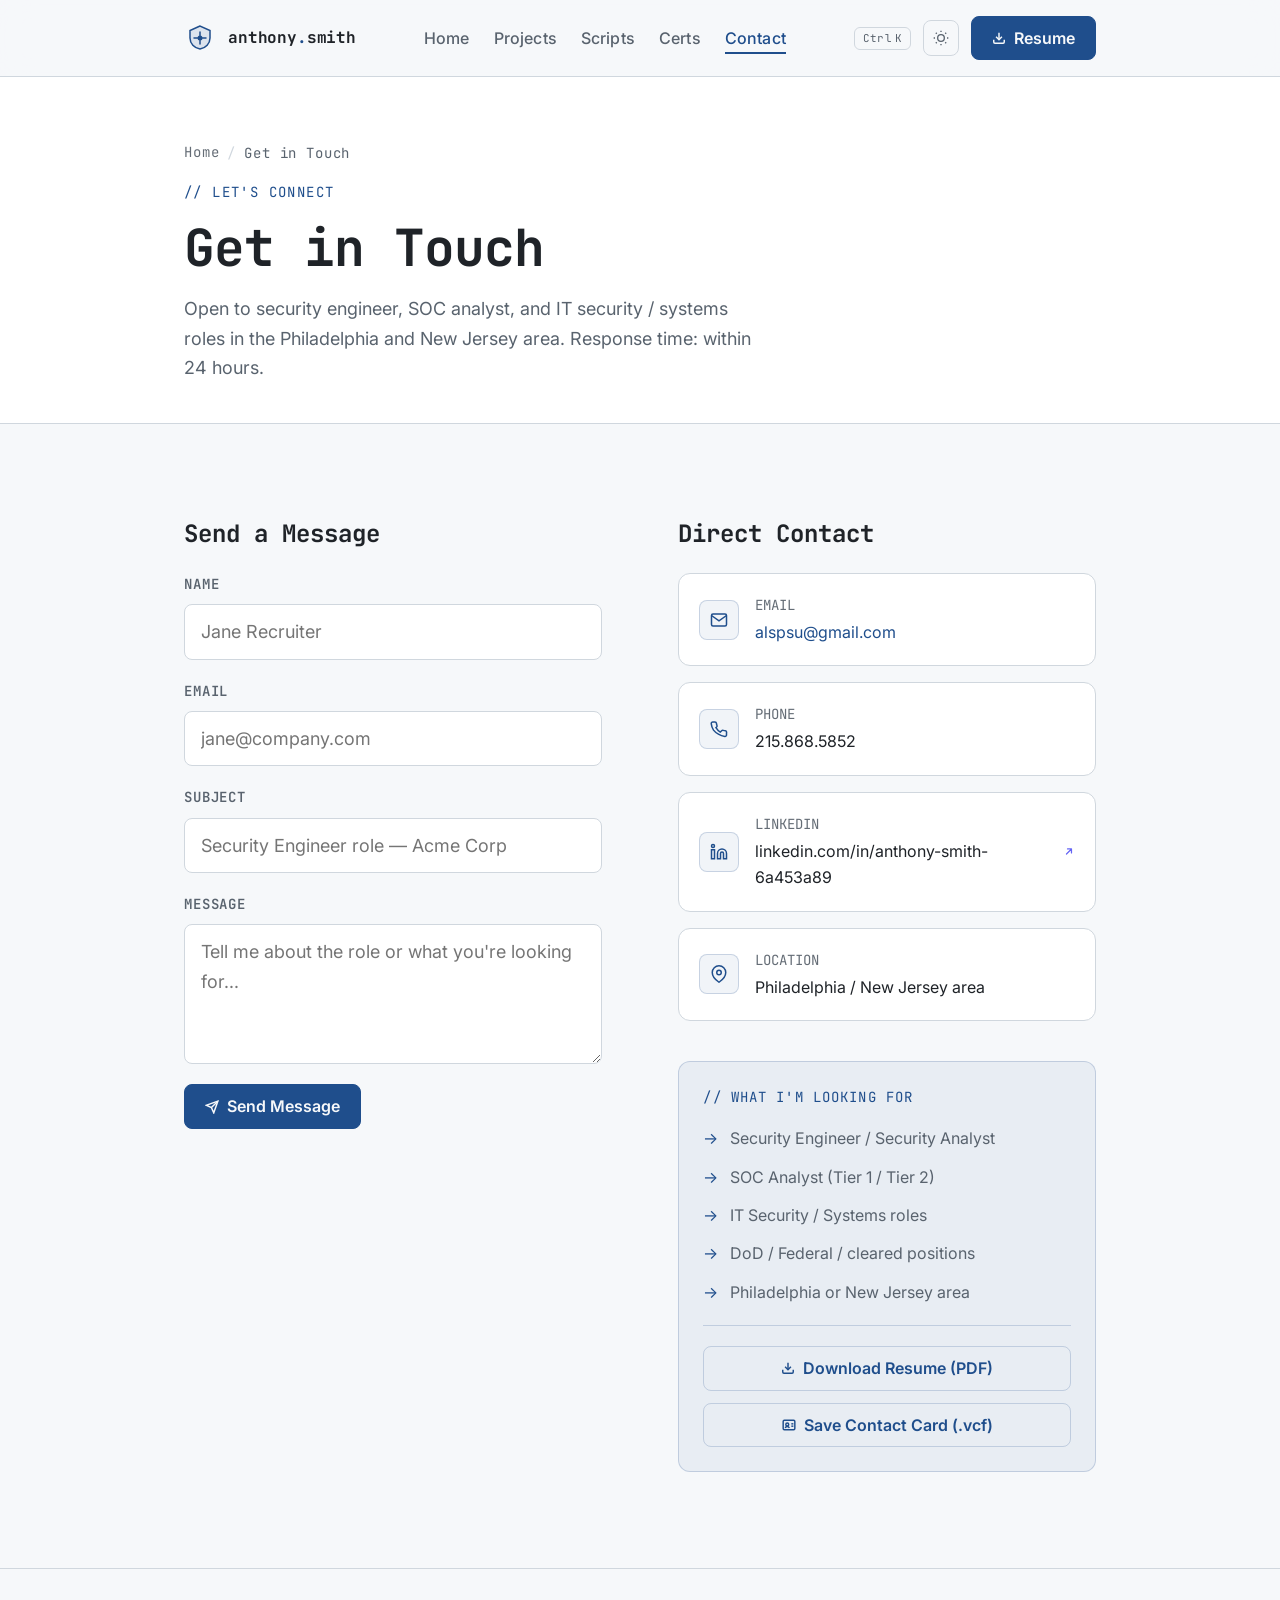
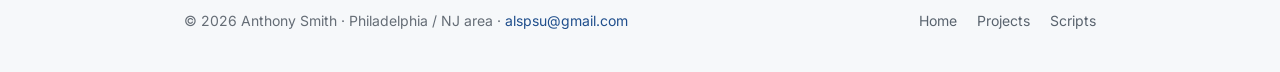
<file: pages/contact.html>
<!DOCTYPE html>
<html lang="en">
<head>
<meta charset="UTF-8">
<meta name="viewport" content="width=device-width, initial-scale=1.0">
<title>Contact — Anthony Smith</title>
<meta name="description" content="Get in touch with Anthony Smith — security engineer open to opportunities in the Philadelphia and New Jersey area.">
<!-- Static share/SEO tags: link-preview scrapers (LinkedIn, Slack, iMessage) don't run JS -->
<link rel="canonical" href="https://asmith-sec.github.io/pages/contact.html">
<meta property="og:type" content="website">
<meta property="og:site_name" content="Anthony Smith — Security Portfolio">
<meta property="og:title" content="Contact — Anthony Smith">
<meta property="og:description" content="Get in touch with Anthony Smith — security engineer open to opportunities in the Philadelphia and New Jersey area.">
<meta property="og:url" content="https://asmith-sec.github.io/pages/contact.html">
<meta property="og:image" content="https://asmith-sec.github.io/assets/og-card.png">
<meta property="og:image:width" content="1200">
<meta property="og:image:height" content="630">
<meta property="og:image:alt" content="Anthony Smith — Security Engineer. Packet analysis, vulnerability assessment, Python tooling. US Secret Clearance.">
<meta name="twitter:card" content="summary_large_image">
<meta name="twitter:title" content="Contact — Anthony Smith">
<meta name="twitter:description" content="Get in touch with Anthony Smith — security engineer open to opportunities in the Philadelphia and New Jersey area.">
<meta name="twitter:image" content="https://asmith-sec.github.io/assets/og-card.png">
<link rel="stylesheet" href="../css/style.css">
<link rel="preconnect" href="https://fonts.googleapis.com">
<link rel="preconnect" href="https://fonts.gstatic.com" crossorigin>
<link href="https://fonts.googleapis.com/css2?family=JetBrains+Mono:wght@400;500;700&family=Inter:wght@300..700&display=swap" rel="stylesheet">
</head>
<body>

<nav class="nav" id="main-nav">
<div class="container">
<div class="nav__inner">
<a href="../index.html" class="nav__logo">
<svg class="nav__logo-svg" viewBox="0 0 32 32" fill="none">
<path d="M16 4L6 8.5v7.5c0 5.523 4.25 9.996 10 10.995 5.75-.999 10-5.472 10-10.995V8.5L16 4z" fill="var(--color-primary)" opacity="0.12"/>
<path d="M16 4L6 8.5v7.5c0 5.523 4.25 9.996 10 10.995 5.75-.999 10-5.472 10-10.995V8.5L16 4z" stroke="var(--color-primary)" stroke-width="1.5" fill="none"/>
<circle cx="16" cy="16" r="2.5" fill="var(--color-primary)"/>
<path d="M16 10v3.5M16 18.5V22M10 16h3.5M18.5 16H22" stroke="var(--color-primary)" stroke-width="1.5" stroke-linecap="round"/>
</svg>
<span class="nav__logo-text">anthony<span>.</span>smith</span>
</a>
<ul class="nav__links" role="list">
<li><a href="../index.html">Home</a></li>
<li><a href="projects.html">Projects</a></li>
<li><a href="scripts.html">Scripts</a></li>
<li><a href="certifications.html">Certs</a></li>
<li><a href="contact.html" aria-current="page">Contact</a></li>
</ul>
<div class="nav__actions">
<button class="btn-ghost" data-theme-toggle aria-label="Toggle dark mode">
<svg width="16" height="16" viewBox="0 0 24 24" fill="none" stroke="currentColor" stroke-width="2"><path d="M21 12.79A9 9 0 1 1 11.21 3 7 7 0 0 0 21 12.79z"/></svg>
</button>
<a href="../assets/Anthony-Smith-CV_Q3.docx" download class="btn btn--primary">
<svg width="14" height="14" viewBox="0 0 24 24" fill="none" stroke="currentColor" stroke-width="2.5"><path d="M21 15v4a2 2 0 0 1-2 2H5a2 2 0 0 1-2-2v-4"/><polyline points="7 10 12 15 17 10"/><line x1="12" y1="15" x2="12" y2="3"/></svg>
Resume
</a>
</div>
<button class="nav__hamburger" id="nav-hamburger" aria-label="Open navigation" aria-expanded="false"><span></span><span></span><span></span></button>
</div>
<nav class="nav__mobile" id="nav-mobile">
<a href="../index.html">Home</a>
<a href="projects.html">Projects</a>
<a href="scripts.html">Scripts</a>
<a href="certifications.html">Certifications</a>
<a href="contact.html">Contact</a>
<a href="../assets/Anthony-Smith-CV_Q3.docx" download style="color:var(--color-primary);">Download Resume</a>
</nav>
</div>
</nav>

<div style="padding-block: var(--space-16) var(--space-10); background: var(--color-surface); border-bottom: 1px solid var(--color-border);">
<div class="container">
<p class="font-mono" style="font-size: var(--text-xs); color: var(--color-primary); letter-spacing: 0.1em; text-transform: uppercase; margin-bottom: var(--space-3);">// let's connect</p>
<h1 style="font-family: var(--font-mono); font-size: var(--text-2xl); font-weight: 700; color: var(--color-text); letter-spacing: -0.02em; margin-bottom: var(--space-4);">Get in Touch</h1>
<p style="color: var(--color-text-muted); max-width: 55ch;">Open to security engineer, SOC analyst, and IT security / systems roles in the Philadelphia and New Jersey area. Response time: within 24 hours.</p>
</div>
</div>

<main class="section">
<div class="container">
<div class="two-col" style="align-items: start; gap: clamp(var(--space-10), 6vw, var(--space-20));">

<!-- Form -->
<div class="fade-in">
<h2 style="font-family: var(--font-mono); font-size: var(--text-lg); font-weight: 700; margin-bottom: var(--space-6);">Send a Message</h2>

<form class="contact-form" id="contact-form" novalidate>
<div class="form-group">
<label class="form-label" for="name">Name</label>
<input class="form-input" type="text" id="name" name="name" placeholder="Jane Recruiter" required autocomplete="name">
</div>
<div class="form-group">
<label class="form-label" for="email">Email</label>
<input class="form-input" type="email" id="email" name="email" placeholder="jane@company.com" required autocomplete="email">
</div>
<div class="form-group">
<label class="form-label" for="subject">Subject</label>
<input class="form-input" type="text" id="subject" name="subject" placeholder="Security Engineer role — Acme Corp">
</div>
<div class="form-group">
<label class="form-label" for="message">Message</label>
<textarea class="form-textarea" id="message" name="message" placeholder="Tell me about the role or what you're looking for..." required></textarea>
</div>
<div class="form-submit">
<button type="submit" class="btn btn--primary" id="submit-btn">
<svg width="14" height="14" viewBox="0 0 24 24" fill="none" stroke="currentColor" stroke-width="2.5" aria-hidden="true"><line x1="22" y1="2" x2="11" y2="13"/><polygon points="22 2 15 22 11 13 2 9 22 2"/></svg>
Send Message
</button>
</div>
<!-- Success state -->
<div id="form-success" role="status" aria-live="polite" style="display:none; padding: var(--space-5); background: rgba(63,185,80,0.1); border: 1px solid rgba(63,185,80,0.3); border-radius: var(--radius-md);">
<p class="font-mono" style="font-size: var(--text-sm); color: var(--color-low);">✓ Message sent! I'll get back to you within 24 hours.</p>
</div>
</form>
</div>

<!-- Info panel -->
<div class="fade-in" style="transition-delay: 0.1s;">
<h2 style="font-family: var(--font-mono); font-size: var(--text-lg); font-weight: 700; margin-bottom: var(--space-6);">Direct Contact</h2>

<div style="display: flex; flex-direction: column; gap: var(--space-4); margin-bottom: var(--space-10);">

<a href="mailto:alspsu@gmail.com" style="display:flex; align-items:center; gap:var(--space-4); padding:var(--space-5); background:var(--color-surface); border:1px solid var(--color-border); border-radius:var(--radius-lg); text-decoration:none; transition:border-color var(--transition), box-shadow var(--transition);" class="contact-link">
<div style="width:40px;height:40px;border-radius:var(--radius-md);background:var(--color-primary-bg);border:1px solid var(--color-primary-border);display:flex;align-items:center;justify-content:center;flex-shrink:0;">
<svg width="18" height="18" viewBox="0 0 24 24" fill="none" stroke="var(--color-primary)" stroke-width="2"><path d="M4 4h16c1.1 0 2 .9 2 2v12c0 1.1-.9 2-2 2H4c-1.1 0-2-.9-2-2V6c0-1.1.9-2 2-2z"/><polyline points="22,6 12,13 2,6"/></svg>
</div>
<div>
<div class="font-mono" style="font-size:var(--text-xs); color:var(--color-text-faint); margin-bottom:2px;">EMAIL</div>
<div style="font-size:var(--text-sm); color:var(--color-primary);">alspsu@gmail.com</div>
</div>
</a>

<a href="tel:+12158685852" style="display:flex; align-items:center; gap:var(--space-4); padding:var(--space-5); background:var(--color-surface); border:1px solid var(--color-border); border-radius:var(--radius-lg); text-decoration:none; transition:border-color var(--transition);" class="contact-link">
<div style="width:40px;height:40px;border-radius:var(--radius-md);background:var(--color-primary-bg);border:1px solid var(--color-primary-border);display:flex;align-items:center;justify-content:center;flex-shrink:0;">
<svg width="18" height="18" viewBox="0 0 24 24" fill="none" stroke="var(--color-primary)" stroke-width="2"><path d="M22 16.92v3a2 2 0 0 1-2.18 2 19.79 19.79 0 0 1-8.63-3.07A19.5 19.5 0 0 1 4.69 13.5a19.79 19.79 0 0 1-3.07-8.67A2 2 0 0 1 3.6 2.69h3a2 2 0 0 1 2 1.72c.127.96.361 1.903.7 2.81a2 2 0 0 1-.45 2.11L7.91 10.3a16 16 0 0 0 5.79 5.79l1.87-1.87a2 2 0 0 1 2.11-.45c.907.339 1.85.573 2.81.7a2 2 0 0 1 1.72 2.02z"/></svg>
</div>
<div>
<div class="font-mono" style="font-size:var(--text-xs); color:var(--color-text-faint); margin-bottom:2px;">PHONE</div>
<div style="font-size:var(--text-sm); color:var(--color-text);">215.868.5852</div>
</div>
</a>

<a href="https://linkedin.com/in/anthony-smith" target="_blank" rel="noopener" style="display:flex; align-items:center; gap:var(--space-4); padding:var(--space-5); background:var(--color-surface); border:1px solid var(--color-border); border-radius:var(--radius-lg); text-decoration:none; transition:border-color var(--transition);" class="contact-link">
<div style="width:40px;height:40px;border-radius:var(--radius-md);background:var(--color-primary-bg);border:1px solid var(--color-primary-border);display:flex;align-items:center;justify-content:center;flex-shrink:0;">
<svg width="18" height="18" viewBox="0 0 24 24" fill="none" stroke="var(--color-primary)" stroke-width="2"><path d="M16 8a6 6 0 0 1 6 6v7h-4v-7a2 2 0 0 0-2-2 2 2 0 0 0-2 2v7h-4v-7a6 6 0 0 1 6-6z"/><rect x="2" y="9" width="4" height="12"/><circle cx="4" cy="4" r="2"/></svg>
</div>
<div>
<div class="font-mono" style="font-size:var(--text-xs); color:var(--color-text-faint); margin-bottom:2px;">LINKEDIN</div>
<div style="font-size:var(--text-sm); color:var(--color-text);">linkedin.com/in/anthony-smith</div>
</div>
</a>

<div style="display:flex; align-items:center; gap:var(--space-4); padding:var(--space-5); background:var(--color-surface); border:1px solid var(--color-border); border-radius:var(--radius-lg);">
<div style="width:40px;height:40px;border-radius:var(--radius-md);background:var(--color-primary-bg);border:1px solid var(--color-primary-border);display:flex;align-items:center;justify-content:center;flex-shrink:0;">
<svg width="18" height="18" viewBox="0 0 24 24" fill="none" stroke="var(--color-primary)" stroke-width="2"><path d="M21 10c0 7-9 13-9 13s-9-6-9-13a9 9 0 0 1 18 0z"/><circle cx="12" cy="10" r="3"/></svg>
</div>
<div>
<div class="font-mono" style="font-size:var(--text-xs); color:var(--color-text-faint); margin-bottom:2px;">LOCATION</div>
<div style="font-size:var(--text-sm); color:var(--color-text);">Philadelphia / New Jersey area</div>
</div>
</div>

</div>

<!-- Availability / what I'm looking for -->
<div style="background: var(--color-primary-bg); border: 1px solid var(--color-primary-border); border-radius: var(--radius-lg); padding: var(--space-6);">
<p class="font-mono" style="font-size: var(--text-xs); color: var(--color-primary); letter-spacing: 0.08em; text-transform: uppercase; margin-bottom: var(--space-4);">// what I'm looking for</p>
<ul style="list-style: none; display: flex; flex-direction: column; gap: var(--space-3);">
<li style="display:flex; gap:var(--space-3); font-size:var(--text-sm); color:var(--color-text-muted);">
<span style="color:var(--color-primary); flex-shrink:0;">→</span> Security Engineer / Security Analyst
</li>
<li style="display:flex; gap:var(--space-3); font-size:var(--text-sm); color:var(--color-text-muted);">
<span style="color:var(--color-primary); flex-shrink:0;">→</span> SOC Analyst (Tier 1 / Tier 2)
</li>
<li style="display:flex; gap:var(--space-3); font-size:var(--text-sm); color:var(--color-text-muted);">
<span style="color:var(--color-primary); flex-shrink:0;">→</span> IT Security / Systems roles
</li>
<li style="display:flex; gap:var(--space-3); font-size:var(--text-sm); color:var(--color-text-muted);">
<span style="color:var(--color-primary); flex-shrink:0;">→</span> DoD / Federal / cleared positions
</li>
<li style="display:flex; gap:var(--space-3); font-size:var(--text-sm); color:var(--color-text-muted);">
<span style="color:var(--color-primary); flex-shrink:0;">→</span> Philadelphia or New Jersey area
</li>
</ul>
<div style="margin-top: var(--space-5); padding-top: var(--space-5); border-top: 1px solid var(--color-primary-border);">
<a href="../assets/Anthony-Smith-CV_Q3.docx" download class="btn btn--outline" style="width:100%; justify-content:center;">
<svg width="14" height="14" viewBox="0 0 24 24" fill="none" stroke="currentColor" stroke-width="2.5"><path d="M21 15v4a2 2 0 0 1-2 2H5a2 2 0 0 1-2-2v-4"/><polyline points="7 10 12 15 17 10"/><line x1="12" y1="15" x2="12" y2="3"/></svg>
Download Resume (.docx)
</a>
</div>
</div>

</div>
</div>
</div>
</main>

<footer class="footer">
<div class="container">
<div class="footer__inner">
<p class="footer__copy">© 2026 Anthony Smith · Philadelphia / NJ area · <span class="text-primary">alspsu@gmail.com</span></p>
<div class="footer__links">
<a href="../index.html">Home</a>
<a href="projects.html">Projects</a>
<a href="scripts.html">Scripts</a>
</div>
</div>
</div>
</footer>

<style>
.contact-link:hover { border-color: var(--color-primary-border) !important; box-shadow: var(--shadow-sm); }
</style>

<script src="../js/main.js"></script>
<script>
// Contact form — mailto fallback (static site) with accessible inline validation
(function () {
  var form = document.getElementById('contact-form');
  if (!form) return;
  var successBox = document.getElementById('form-success');
  var emailRe = /^[^\s@]+@[^\s@]+\.[^\s@]+$/;

  function field(id) { return document.getElementById(id); }

  function clearError(input) {
    if (!input) return;
    input.classList.remove('has-error');
    input.removeAttribute('aria-invalid');
    var err = input.parentNode.querySelector('.field-error');
    if (err) err.parentNode.removeChild(err);
  }

  function showError(input, msg) {
    clearError(input);
    input.classList.add('has-error');
    input.setAttribute('aria-invalid', 'true');
    var err = document.createElement('span');
    err.className = 'field-error';
    err.setAttribute('role', 'alert');
    err.textContent = msg;
    input.parentNode.appendChild(err);
  }

  // Clear a field's error as soon as the visitor starts correcting it
  ['name', 'email', 'message'].forEach(function (id) {
    var el = field(id);
    if (el) el.addEventListener('input', function () { clearError(el); });
  });

  form.addEventListener('submit', function (e) {
    e.preventDefault();
    var name = field('name'), email = field('email'),
        subject = field('subject'), message = field('message');
    [name, email, message].forEach(clearError);

    var firstInvalid = null;
    if (!name.value.trim()) {
      showError(name, 'Please enter your name.'); firstInvalid = firstInvalid || name;
    }
    if (!email.value.trim()) {
      showError(email, 'Please enter your email.'); firstInvalid = firstInvalid || email;
    } else if (!emailRe.test(email.value.trim())) {
      showError(email, 'Please enter a valid email address.'); firstInvalid = firstInvalid || email;
    }
    if (!message.value.trim()) {
      showError(message, 'Please include a short message.'); firstInvalid = firstInvalid || message;
    }
    if (firstInvalid) { firstInvalid.focus(); return; }

    var subj = subject.value.trim() || 'Portfolio Contact';
    var body = encodeURIComponent('Name: ' + name.value.trim() + '\nEmail: ' + email.value.trim() + '\n\n' + message.value.trim());
    window.location.href = 'mailto:alspsu@gmail.com?subject=' + encodeURIComponent(subj) + '&body=' + body;

    if (successBox) successBox.style.display = 'block';
    var submitBtn = document.getElementById('submit-btn');
    if (submitBtn) submitBtn.disabled = true;
    form.reset();
  });
})();
</script>
</body>
</html>
</file>
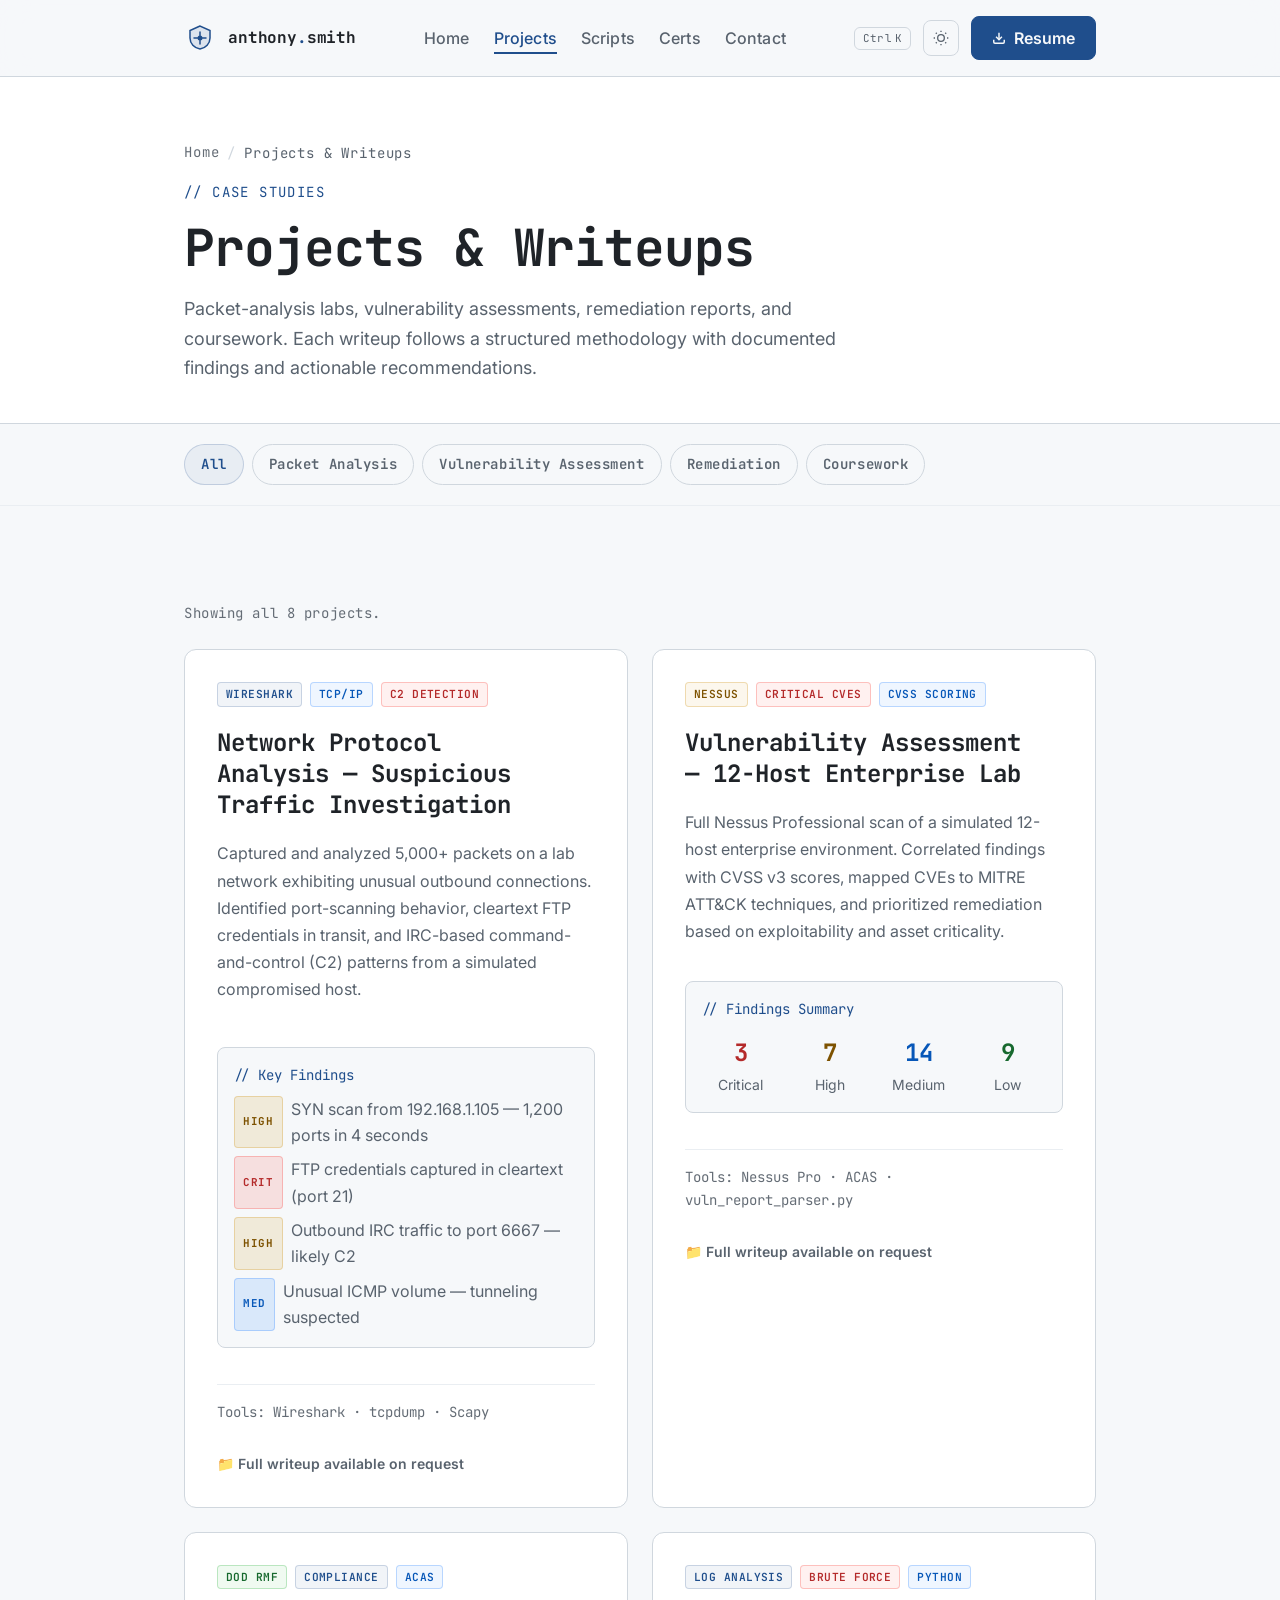
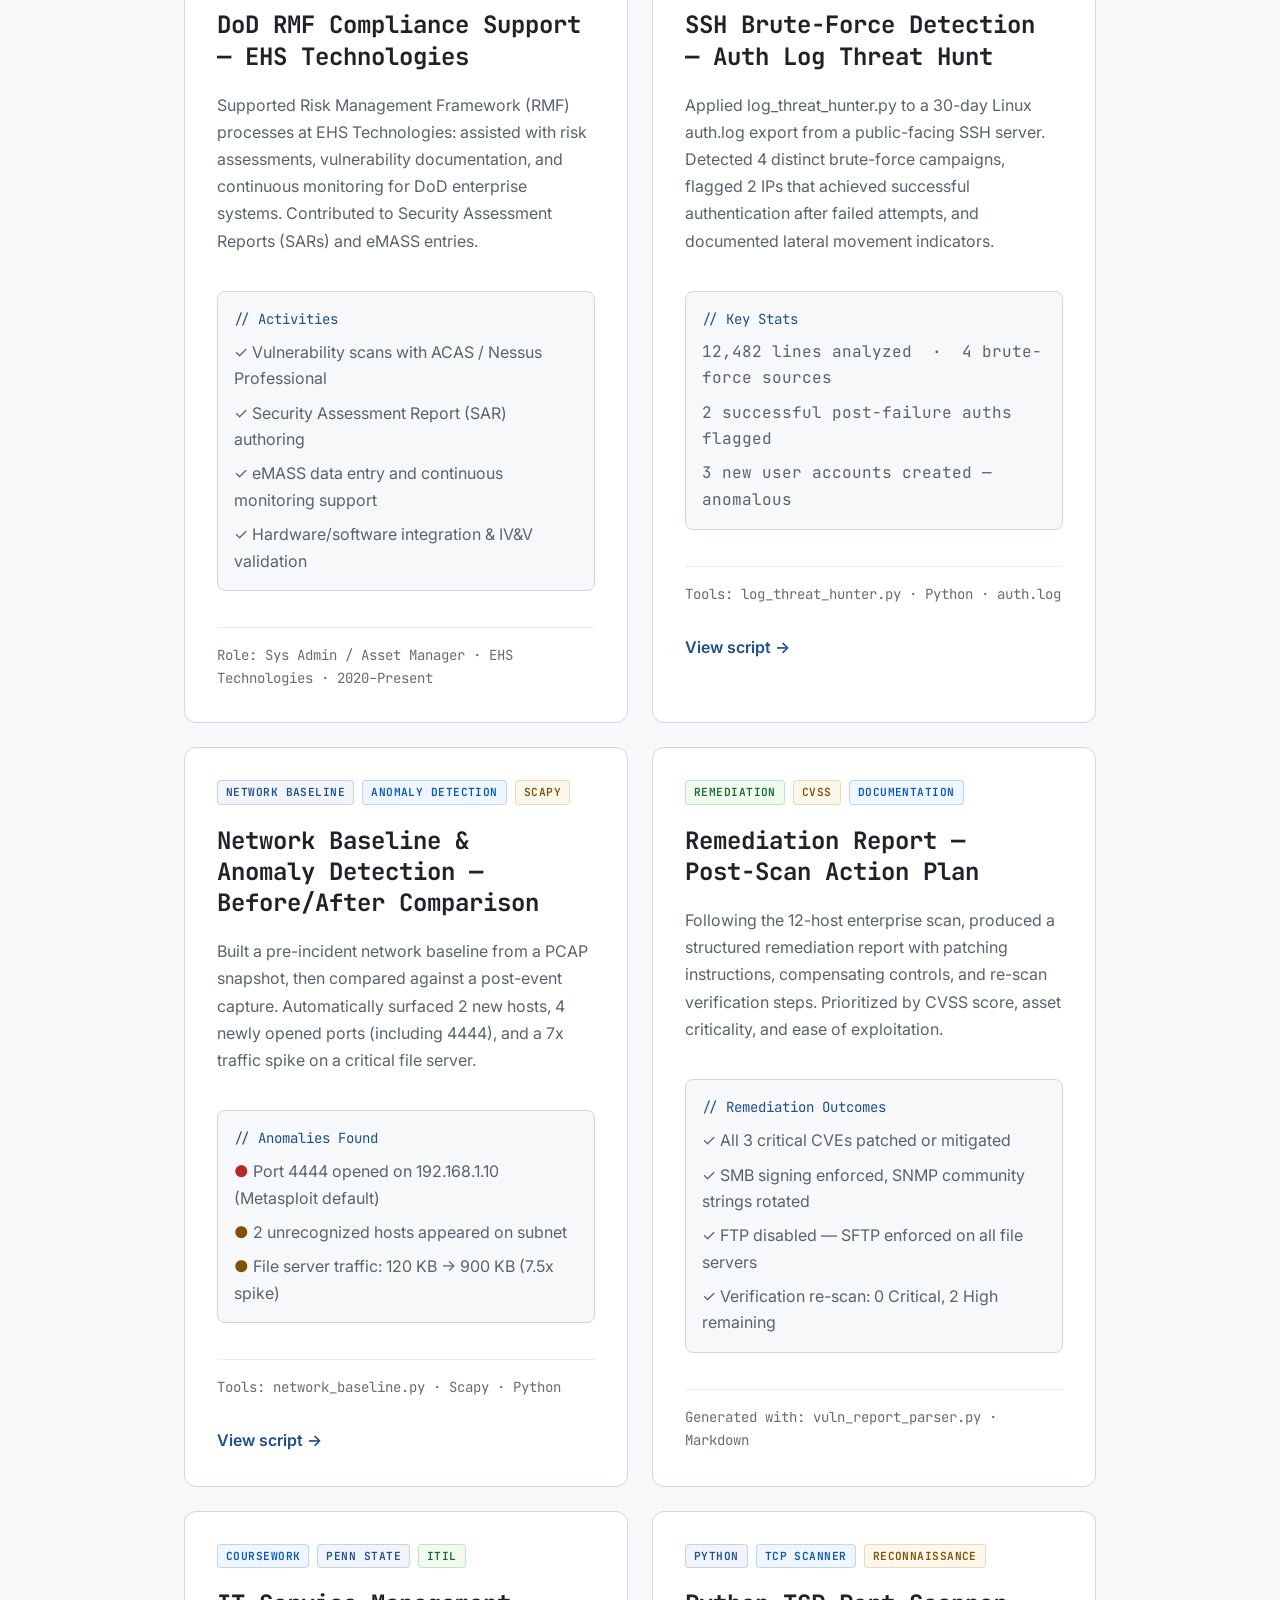
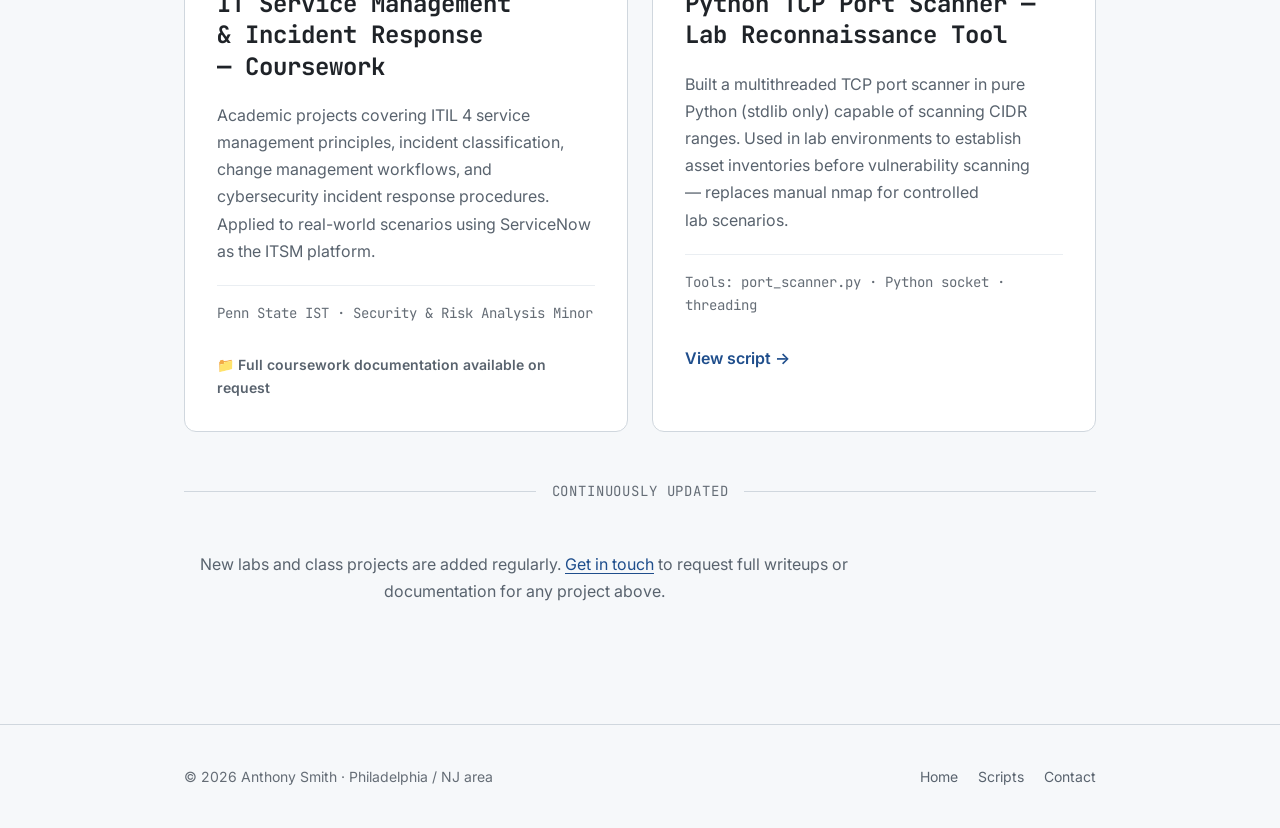
<file: pages/projects.html>
<!DOCTYPE html>
<html lang="en">
<head>
<meta charset="UTF-8">
<meta name="viewport" content="width=device-width, initial-scale=1.0">
<title>Projects — Anthony Smith Security Portfolio</title>
<meta name="description" content="Packet analysis writeups, vulnerability assessment case studies, and remediation documentation by Anthony Smith.">
<!-- Static share/SEO tags: link-preview scrapers (LinkedIn, Slack, iMessage) don't run JS -->
<link rel="canonical" href="https://asmith-sec.github.io/pages/projects.html">
<meta property="og:type" content="website">
<meta property="og:site_name" content="Anthony Smith — Security Portfolio">
<meta property="og:title" content="Projects — Anthony Smith Security Portfolio">
<meta property="og:description" content="Packet analysis writeups, vulnerability assessment case studies, and remediation documentation by Anthony Smith.">
<meta property="og:url" content="https://asmith-sec.github.io/pages/projects.html">
<meta property="og:image" content="https://asmith-sec.github.io/assets/og-card.png">
<meta property="og:image:width" content="1200">
<meta property="og:image:height" content="630">
<meta property="og:image:alt" content="Anthony Smith — Security Engineer. Packet analysis, vulnerability assessment, Python tooling. US Secret Clearance.">
<meta name="twitter:card" content="summary_large_image">
<meta name="twitter:title" content="Projects — Anthony Smith Security Portfolio">
<meta name="twitter:description" content="Packet analysis writeups, vulnerability assessment case studies, and remediation documentation by Anthony Smith.">
<meta name="twitter:image" content="https://asmith-sec.github.io/assets/og-card.png">
<link rel="stylesheet" href="../css/style.css">
<link rel="preconnect" href="https://fonts.googleapis.com">
<link rel="preconnect" href="https://fonts.gstatic.com" crossorigin>
<link href="https://fonts.googleapis.com/css2?family=JetBrains+Mono:wght@400;500;700&family=Inter:wght@300..700&display=swap" rel="stylesheet">
</head>
<body>

<!-- Nav -->
<nav class="nav" id="main-nav">
<div class="container">
<div class="nav__inner">
<a href="../index.html" class="nav__logo" aria-label="Anthony Smith home">
<svg class="nav__logo-svg" viewBox="0 0 32 32" fill="none" aria-hidden="true">
<path d="M16 4L6 8.5v7.5c0 5.523 4.25 9.996 10 10.995 5.75-.999 10-5.472 10-10.995V8.5L16 4z" fill="var(--color-primary)" opacity="0.12"/>
<path d="M16 4L6 8.5v7.5c0 5.523 4.25 9.996 10 10.995 5.75-.999 10-5.472 10-10.995V8.5L16 4z" stroke="var(--color-primary)" stroke-width="1.5" fill="none"/>
<circle cx="16" cy="16" r="2.5" fill="var(--color-primary)"/>
<path d="M16 10v3.5M16 18.5V22M10 16h3.5M18.5 16H22" stroke="var(--color-primary)" stroke-width="1.5" stroke-linecap="round"/>
</svg>
<span class="nav__logo-text">anthony<span>.</span>smith</span>
</a>
<ul class="nav__links" role="list">
<li><a href="../index.html">Home</a></li>
<li><a href="projects.html" aria-current="page">Projects</a></li>
<li><a href="scripts.html">Scripts</a></li>
<li><a href="certifications.html">Certs</a></li>
<li><a href="contact.html">Contact</a></li>
</ul>
<div class="nav__actions">
<button class="btn-ghost" data-theme-toggle aria-label="Toggle dark mode">
<svg width="16" height="16" viewBox="0 0 24 24" fill="none" stroke="currentColor" stroke-width="2"><path d="M21 12.79A9 9 0 1 1 11.21 3 7 7 0 0 0 21 12.79z"/></svg>
</button>
<a href="../assets/Anthony-Smith-CV_Q3.docx" download class="btn btn--primary">
<svg width="14" height="14" viewBox="0 0 24 24" fill="none" stroke="currentColor" stroke-width="2.5"><path d="M21 15v4a2 2 0 0 1-2 2H5a2 2 0 0 1-2-2v-4"/><polyline points="7 10 12 15 17 10"/><line x1="12" y1="15" x2="12" y2="3"/></svg>
Resume
</a>
</div>
<button class="nav__hamburger" id="nav-hamburger" aria-label="Open navigation" aria-expanded="false">
<span></span><span></span><span></span>
</button>
</div>
<nav class="nav__mobile" id="nav-mobile">
<a href="../index.html">Home</a>
<a href="projects.html">Projects</a>
<a href="scripts.html">Scripts</a>
<a href="certifications.html">Certifications</a>
<a href="contact.html">Contact</a>
<a href="../assets/Anthony-Smith-CV_Q3.docx" download style="color:var(--color-primary);">Download Resume</a>
</nav>
</div>
</nav>

<!-- Page header -->
<div style="padding-block: var(--space-16) var(--space-10); background: var(--color-surface); border-bottom: 1px solid var(--color-border);">
<div class="container">
<p class="font-mono" style="font-size: var(--text-xs); color: var(--color-primary); letter-spacing: 0.1em; text-transform: uppercase; margin-bottom: var(--space-3);">// case studies</p>
<h1 style="font-family: var(--font-mono); font-size: var(--text-2xl); font-weight: 700; color: var(--color-text); letter-spacing: -0.02em; margin-bottom: var(--space-4);">Projects &amp; Writeups</h1>
<p style="color: var(--color-text-muted); max-width: 60ch;">Packet-analysis labs, vulnerability assessments, remediation reports, and coursework. Each writeup follows a structured methodology with documented findings and actionable recommendations.</p>
</div>
</div>

<!-- Filter bar -->
<div style="padding-block: var(--space-5); border-bottom: 1px solid var(--color-divider); background: var(--color-bg); position: sticky; top: 61px; z-index: 50; backdrop-filter: blur(12px);">
<div class="container">
<div style="display: flex; flex-wrap: wrap; gap: var(--space-2);" role="group" aria-label="Filter projects">
<button class="filter-btn active" data-filter="all">All</button>
<button class="filter-btn" data-filter="packet">Packet Analysis</button>
<button class="filter-btn" data-filter="vuln">Vulnerability Assessment</button>
<button class="filter-btn" data-filter="remediation">Remediation</button>
<button class="filter-btn" data-filter="coursework">Coursework</button>
</div>
</div>
</div>

<style>
.filter-btn {
font-family: var(--font-mono);
font-size: var(--text-xs);
font-weight: 600;
letter-spacing: 0.04em;
padding: var(--space-2) var(--space-4);
border-radius: var(--radius-full);
border: 1px solid var(--color-border);
color: var(--color-text-muted);
background: transparent;
cursor: pointer;
transition: all var(--transition);
}
.filter-btn:hover, .filter-btn.active {
background: var(--color-primary-bg);
border-color: var(--color-primary-border);
color: var(--color-primary);
}
.project-item { transition: opacity 0.3s ease, transform 0.3s ease; }
.project-item.hidden { opacity: 0; pointer-events: none; position: absolute; }
</style>

<!-- Projects -->
<main class="section">
<div class="container">

<div class="project-grid" id="projects-grid">

<!-- 1: Packet Analysis -->
<article class="card card--project fade-in project-item" id="packet-analysis" data-category="packet">
<div class="card__tag-row">
<span class="tag tag--teal">Wireshark</span>
<span class="tag tag--blue">TCP/IP</span>
<span class="tag tag--red">C2 Detection</span>
</div>
<h2 class="card__title">Network Protocol Analysis — Suspicious Traffic Investigation</h2>
<p class="card__desc">Captured and analyzed 5,000+ packets on a lab network exhibiting unusual outbound connections. Identified port-scanning behavior, cleartext FTP credentials in transit, and IRC-based command-and-control (C2) patterns from a simulated compromised host.</p>
<div style="margin-top: var(--space-2);">
<div style="background: var(--color-bg); border: 1px solid var(--color-border); border-radius: var(--radius-md); padding: var(--space-4); margin-block: var(--space-4);">
<p class="font-mono" style="font-size: var(--text-xs); color: var(--color-primary); margin-bottom: var(--space-2);">// Key Findings</p>
<ul style="list-style: none; display: flex; flex-direction: column; gap: var(--space-2);">
<li style="display: flex; gap: var(--space-2); font-size: var(--text-sm); color: var(--color-text-muted);"><span class="severity-badge severity-badge--high">HIGH</span> SYN scan from 192.168.1.105 — 1,200 ports in 4 seconds</li>
<li style="display: flex; gap: var(--space-2); font-size: var(--text-sm); color: var(--color-text-muted);"><span class="severity-badge severity-badge--critical">CRIT</span> FTP credentials captured in cleartext (port 21)</li>
<li style="display: flex; gap: var(--space-2); font-size: var(--text-sm); color: var(--color-text-muted);"><span class="severity-badge severity-badge--high">HIGH</span> Outbound IRC traffic to port 6667 — likely C2</li>
<li style="display: flex; gap: var(--space-2); font-size: var(--text-sm); color: var(--color-text-muted);"><span class="severity-badge severity-badge--medium">MED</span> Unusual ICMP volume — tunneling suspected</li>
</ul>
</div>
</div>
<div class="card__meta">
<span>Tools: Wireshark · tcpdump · Scapy</span>
</div>
<div style="display: flex; gap: var(--space-4); flex-wrap: wrap; margin-top: var(--space-2);">
<span class="card__link" style="color: var(--color-text-muted); cursor: default; font-size: var(--text-xs);">📁 Full writeup available on request</span>
</div>
</article>

<!-- 2: Vuln Assessment -->
<article class="card card--project fade-in project-item" id="vuln-assessment" data-category="vuln" style="transition-delay: 0.06s;">
<div class="card__tag-row">
<span class="tag tag--yellow">Nessus</span>
<span class="tag tag--red">Critical CVEs</span>
<span class="tag tag--blue">CVSS Scoring</span>
</div>
<h2 class="card__title">Vulnerability Assessment — 12-Host Enterprise Lab</h2>
<p class="card__desc">Full Nessus Professional scan of a simulated 12-host enterprise environment. Correlated findings with CVSS v3 scores, mapped CVEs to MITRE ATT&amp;CK techniques, and prioritized remediation based on exploitability and asset criticality.</p>
<div style="background: var(--color-bg); border: 1px solid var(--color-border); border-radius: var(--radius-md); padding: var(--space-4); margin-block: var(--space-4);">
<p class="font-mono" style="font-size: var(--text-xs); color: var(--color-primary); margin-bottom: var(--space-3);">// Findings Summary</p>
<div style="display: grid; grid-template-columns: repeat(4, 1fr); gap: var(--space-3); text-align: center;">
<div><div style="font-family: var(--font-mono); font-size: var(--text-lg); font-weight: 700; color: var(--color-critical);">3</div><div style="font-size: var(--text-xs); color: var(--color-text-muted);">Critical</div></div>
<div><div style="font-family: var(--font-mono); font-size: var(--text-lg); font-weight: 700; color: var(--color-high);">7</div><div style="font-size: var(--text-xs); color: var(--color-text-muted);">High</div></div>
<div><div style="font-family: var(--font-mono); font-size: var(--text-lg); font-weight: 700; color: var(--color-medium);">14</div><div style="font-size: var(--text-xs); color: var(--color-text-muted);">Medium</div></div>
<div><div style="font-family: var(--font-mono); font-size: var(--text-lg); font-weight: 700; color: var(--color-low);">9</div><div style="font-size: var(--text-xs); color: var(--color-text-muted);">Low</div></div>
</div>
</div>
<div class="card__meta">
<span>Tools: Nessus Pro · ACAS · vuln_report_parser.py</span>
</div>
<span class="card__link" style="color: var(--color-text-muted); cursor: default; font-size: var(--text-xs); margin-top: var(--space-2);">📁 Full writeup available on request</span>
</article>

<!-- 3: RMF / DoD -->
<article class="card card--project fade-in project-item" data-category="coursework" style="transition-delay: 0.12s;">
<div class="card__tag-row">
<span class="tag tag--green">DoD RMF</span>
<span class="tag tag--teal">Compliance</span>
<span class="tag tag--blue">ACAS</span>
</div>
<h2 class="card__title">DoD RMF Compliance Support — EHS Technologies</h2>
<p class="card__desc">Supported Risk Management Framework (RMF) processes at EHS Technologies: assisted with risk assessments, vulnerability documentation, and continuous monitoring for DoD enterprise systems. Contributed to Security Assessment Reports (SARs) and eMASS entries.</p>
<div style="background: var(--color-bg); border: 1px solid var(--color-border); border-radius: var(--radius-md); padding: var(--space-4); margin-block: var(--space-4);">
<p class="font-mono" style="font-size: var(--text-xs); color: var(--color-primary); margin-bottom: var(--space-2);">// Activities</p>
<ul style="list-style: none; display: flex; flex-direction: column; gap: var(--space-2);">
<li style="font-size: var(--text-sm); color: var(--color-text-muted);">✓ Vulnerability scans with ACAS / Nessus Professional</li>
<li style="font-size: var(--text-sm); color: var(--color-text-muted);">✓ Security Assessment Report (SAR) authoring</li>
<li style="font-size: var(--text-sm); color: var(--color-text-muted);">✓ eMASS data entry and continuous monitoring support</li>
<li style="font-size: var(--text-sm); color: var(--color-text-muted);">✓ Hardware/software integration &amp; IV&amp;V validation</li>
</ul>
</div>
<div class="card__meta"><span>Role: Sys Admin / Asset Manager · EHS Technologies · 2020–Present</span></div>
</article>

<!-- 4: Log Analysis -->
<article class="card card--project fade-in project-item" data-category="packet" style="transition-delay: 0.18s;">
<div class="card__tag-row">
<span class="tag tag--teal">Log Analysis</span>
<span class="tag tag--red">Brute Force</span>
<span class="tag tag--blue">Python</span>
</div>
<h2 class="card__title">SSH Brute-Force Detection — Auth Log Threat Hunt</h2>
<p class="card__desc">Applied log_threat_hunter.py to a 30-day Linux auth.log export from a public-facing SSH server. Detected 4 distinct brute-force campaigns, flagged 2 IPs that achieved successful authentication after failed attempts, and documented lateral movement indicators.</p>
<div style="background: var(--color-bg); border: 1px solid var(--color-border); border-radius: var(--radius-md); padding: var(--space-4); margin-block: var(--space-4);">
<p class="font-mono" style="font-size: var(--text-xs); color: var(--color-primary); margin-bottom: var(--space-2);">// Key Stats</p>
<div style="font-family: var(--font-mono); font-size: var(--text-sm); color: var(--color-text-muted); display: flex; flex-direction: column; gap: var(--space-2);">
<div>12,482 lines analyzed &nbsp;·&nbsp; 4 brute-force sources</div>
<div>2 successful post-failure auths flagged</div>
<div>3 new user accounts created — anomalous</div>
</div>
</div>
<div class="card__meta"><span>Tools: log_threat_hunter.py · Python · auth.log</span></div>
<a href="scripts.html" class="card__link" style="margin-top: var(--space-2);">View script →</a>
</article>

<!-- 5: Network Baseline -->
<article class="card card--project fade-in project-item" data-category="packet" style="transition-delay: 0.24s;">
<div class="card__tag-row">
<span class="tag tag--teal">Network Baseline</span>
<span class="tag tag--blue">Anomaly Detection</span>
<span class="tag tag--yellow">Scapy</span>
</div>
<h2 class="card__title">Network Baseline &amp; Anomaly Detection — Before/After Comparison</h2>
<p class="card__desc">Built a pre-incident network baseline from a PCAP snapshot, then compared against a post-event capture. Automatically surfaced 2 new hosts, 4 newly opened ports (including 4444), and a 7x traffic spike on a critical file server.</p>
<div style="background: var(--color-bg); border: 1px solid var(--color-border); border-radius: var(--radius-md); padding: var(--space-4); margin-block: var(--space-4);">
<p class="font-mono" style="font-size: var(--text-xs); color: var(--color-primary); margin-bottom: var(--space-2);">// Anomalies Found</p>
<ul style="list-style: none; display: flex; flex-direction: column; gap: var(--space-2);">
<li style="font-size: var(--text-sm); color: var(--color-text-muted);"><span style="color: var(--color-critical);">●</span> Port 4444 opened on 192.168.1.10 (Metasploit default)</li>
<li style="font-size: var(--text-sm); color: var(--color-text-muted);"><span style="color: var(--color-high);">●</span> 2 unrecognized hosts appeared on subnet</li>
<li style="font-size: var(--text-sm); color: var(--color-text-muted);"><span style="color: var(--color-high);">●</span> File server traffic: 120 KB → 900 KB (7.5x spike)</li>
</ul>
</div>
<div class="card__meta"><span>Tools: network_baseline.py · Scapy · Python</span></div>
<a href="scripts.html" class="card__link" style="margin-top: var(--space-2);">View script →</a>
</article>

<!-- 6: Remediation Report -->
<article class="card card--project fade-in project-item" data-category="remediation" style="transition-delay: 0.30s;">
<div class="card__tag-row">
<span class="tag tag--green">Remediation</span>
<span class="tag tag--yellow">CVSS</span>
<span class="tag tag--blue">Documentation</span>
</div>
<h2 class="card__title">Remediation Report — Post-Scan Action Plan</h2>
<p class="card__desc">Following the 12-host enterprise scan, produced a structured remediation report with patching instructions, compensating controls, and re-scan verification steps. Prioritized by CVSS score, asset criticality, and ease of exploitation.</p>
<div style="background: var(--color-bg); border: 1px solid var(--color-border); border-radius: var(--radius-md); padding: var(--space-4); margin-block: var(--space-4);">
<p class="font-mono" style="font-size: var(--text-xs); color: var(--color-primary); margin-bottom: var(--space-2);">// Remediation Outcomes</p>
<ul style="list-style: none; display: flex; flex-direction: column; gap: var(--space-2);">
<li style="font-size: var(--text-sm); color: var(--color-text-muted);">✓ All 3 critical CVEs patched or mitigated</li>
<li style="font-size: var(--text-sm); color: var(--color-text-muted);">✓ SMB signing enforced, SNMP community strings rotated</li>
<li style="font-size: var(--text-sm); color: var(--color-text-muted);">✓ FTP disabled — SFTP enforced on all file servers</li>
<li style="font-size: var(--text-sm); color: var(--color-text-muted);">✓ Verification re-scan: 0 Critical, 2 High remaining</li>
</ul>
</div>
<div class="card__meta"><span>Generated with: vuln_report_parser.py · Markdown</span></div>
</article>

<!-- 7: ITIL / Coursework -->
<article class="card card--project fade-in project-item" data-category="coursework" style="transition-delay: 0.36s;">
<div class="card__tag-row">
<span class="tag tag--blue">Coursework</span>
<span class="tag tag--teal">Penn State</span>
<span class="tag tag--green">ITIL</span>
</div>
<h2 class="card__title">IT Service Management &amp; Incident Response — Coursework</h2>
<p class="card__desc">Academic projects covering ITIL 4 service management principles, incident classification, change management workflows, and cybersecurity incident response procedures. Applied to real-world scenarios using ServiceNow as the ITSM platform.</p>
<div class="card__meta"><span>Penn State IST · Security &amp; Risk Analysis Minor</span></div>
<span class="card__link" style="color: var(--color-text-muted); cursor: default; font-size: var(--text-xs); margin-top: var(--space-2);">📁 Full coursework documentation available on request</span>
</article>

<!-- 8: Python port scanner writeup -->
<article class="card card--project fade-in project-item" data-category="packet" style="transition-delay: 0.42s;">
<div class="card__tag-row">
<span class="tag tag--teal">Python</span>
<span class="tag tag--blue">TCP Scanner</span>
<span class="tag tag--yellow">Reconnaissance</span>
</div>
<h2 class="card__title">Python TCP Port Scanner — Lab Reconnaissance Tool</h2>
<p class="card__desc">Built a multithreaded TCP port scanner in pure Python (stdlib only) capable of scanning CIDR ranges. Used in lab environments to establish asset inventories before vulnerability scanning — replaces manual nmap for controlled lab scenarios.</p>
<div class="card__meta"><span>Tools: port_scanner.py · Python socket · threading</span></div>
<a href="scripts.html" class="card__link" style="margin-top: var(--space-2);">View script →</a>
</article>

</div>

<!-- Update notice -->
<div class="divider-label">continuously updated</div>
<div style="text-align: center;">
<p style="color: var(--color-text-muted); font-size: var(--text-sm); margin-bottom: var(--space-6);">New labs and class projects are added regularly. <a href="contact.html" style="color: var(--color-primary); text-decoration: none;">Get in touch</a> to request full writeups or documentation for any project above.</p>
</div>

</div>
</main>

<footer class="footer">
<div class="container">
<div class="footer__inner">
<p class="footer__copy">© 2026 Anthony Smith · Philadelphia / NJ area</p>
<div class="footer__links">
<a href="../index.html">Home</a>
<a href="scripts.html">Scripts</a>
<a href="contact.html">Contact</a>
</div>
</div>
</div>
</footer>

<script src="../js/main.js"></script>
<script>
// Filter logic
const filterBtns = document.querySelectorAll('.filter-btn');
const projectItems = document.querySelectorAll('.project-item');
filterBtns.forEach(btn => {
btn.addEventListener('click', () => {
filterBtns.forEach(b => b.classList.remove('active'));
btn.classList.add('active');
const cat = btn.dataset.filter;
projectItems.forEach(item => {
if (cat === 'all' || item.dataset.category === cat) {
item.classList.remove('hidden');
} else {
item.classList.add('hidden');
}
});
});
});
</script>
</body>
</html>
</file>
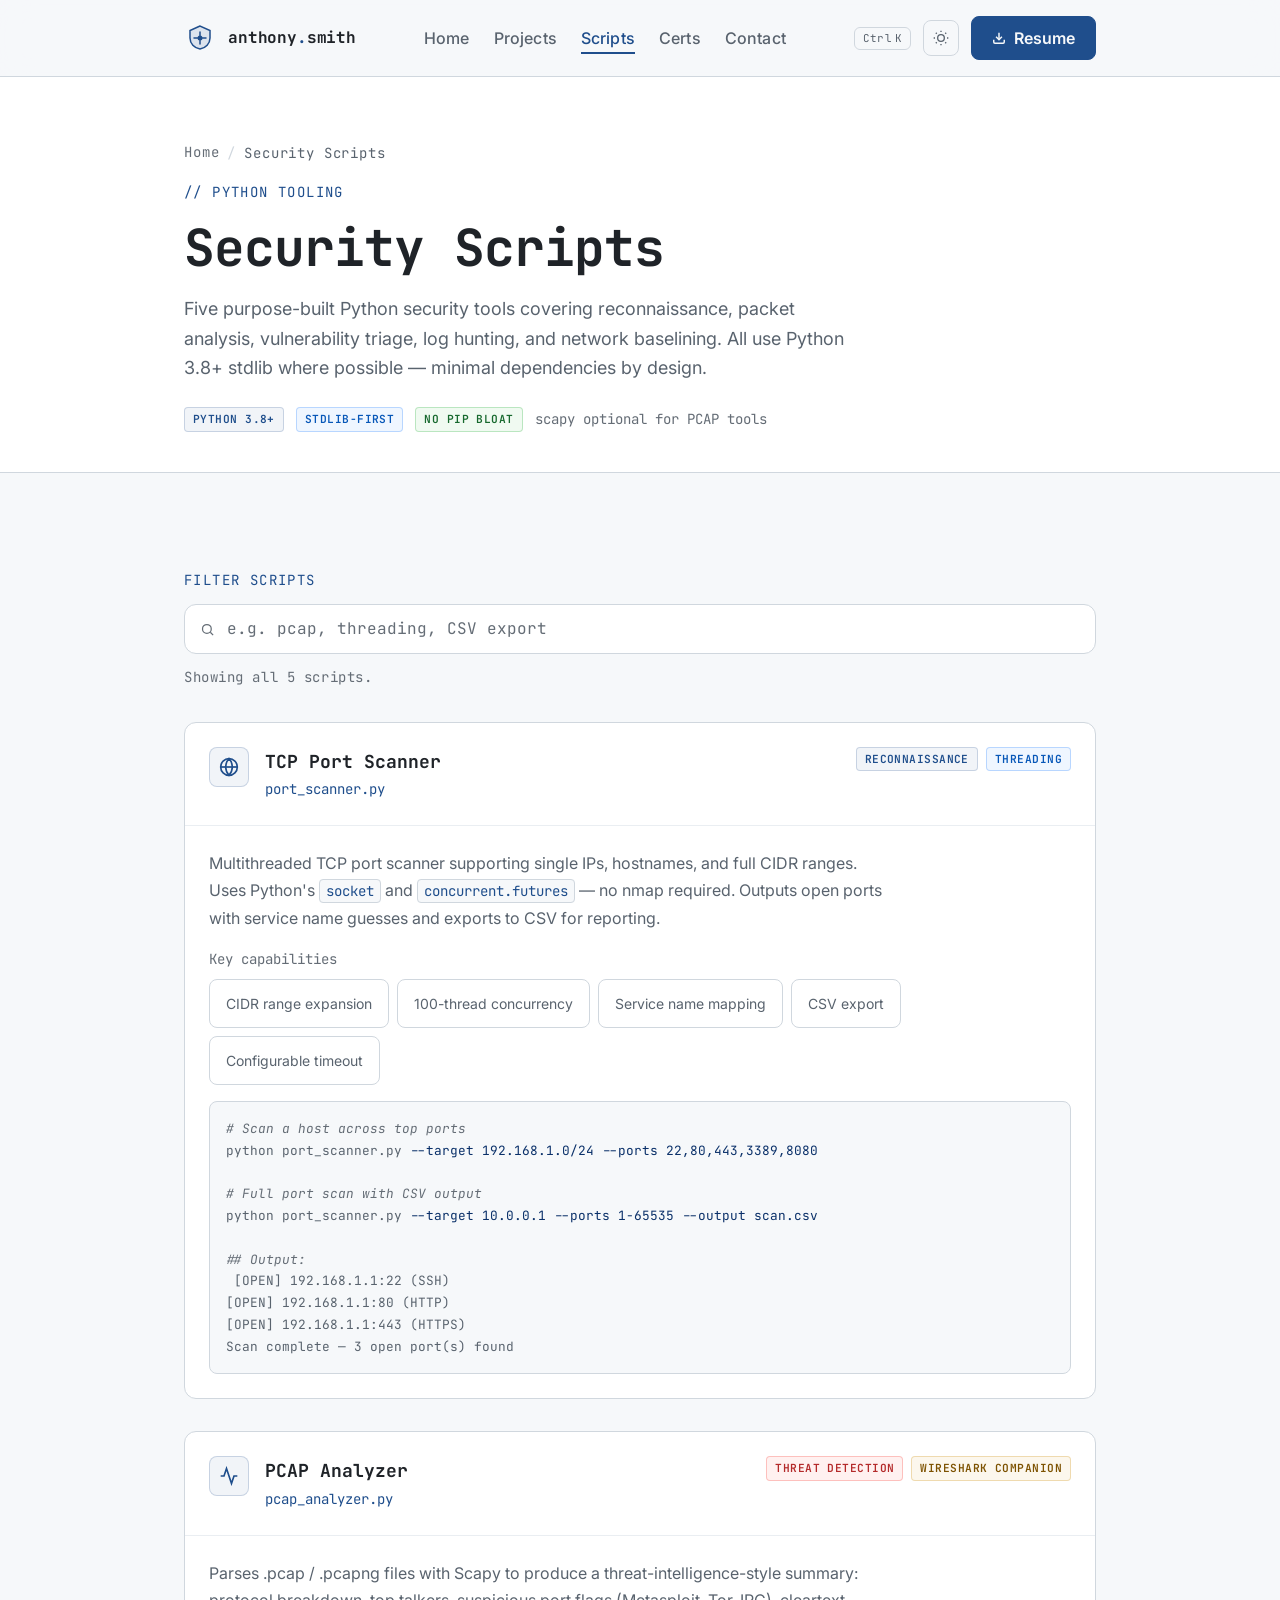
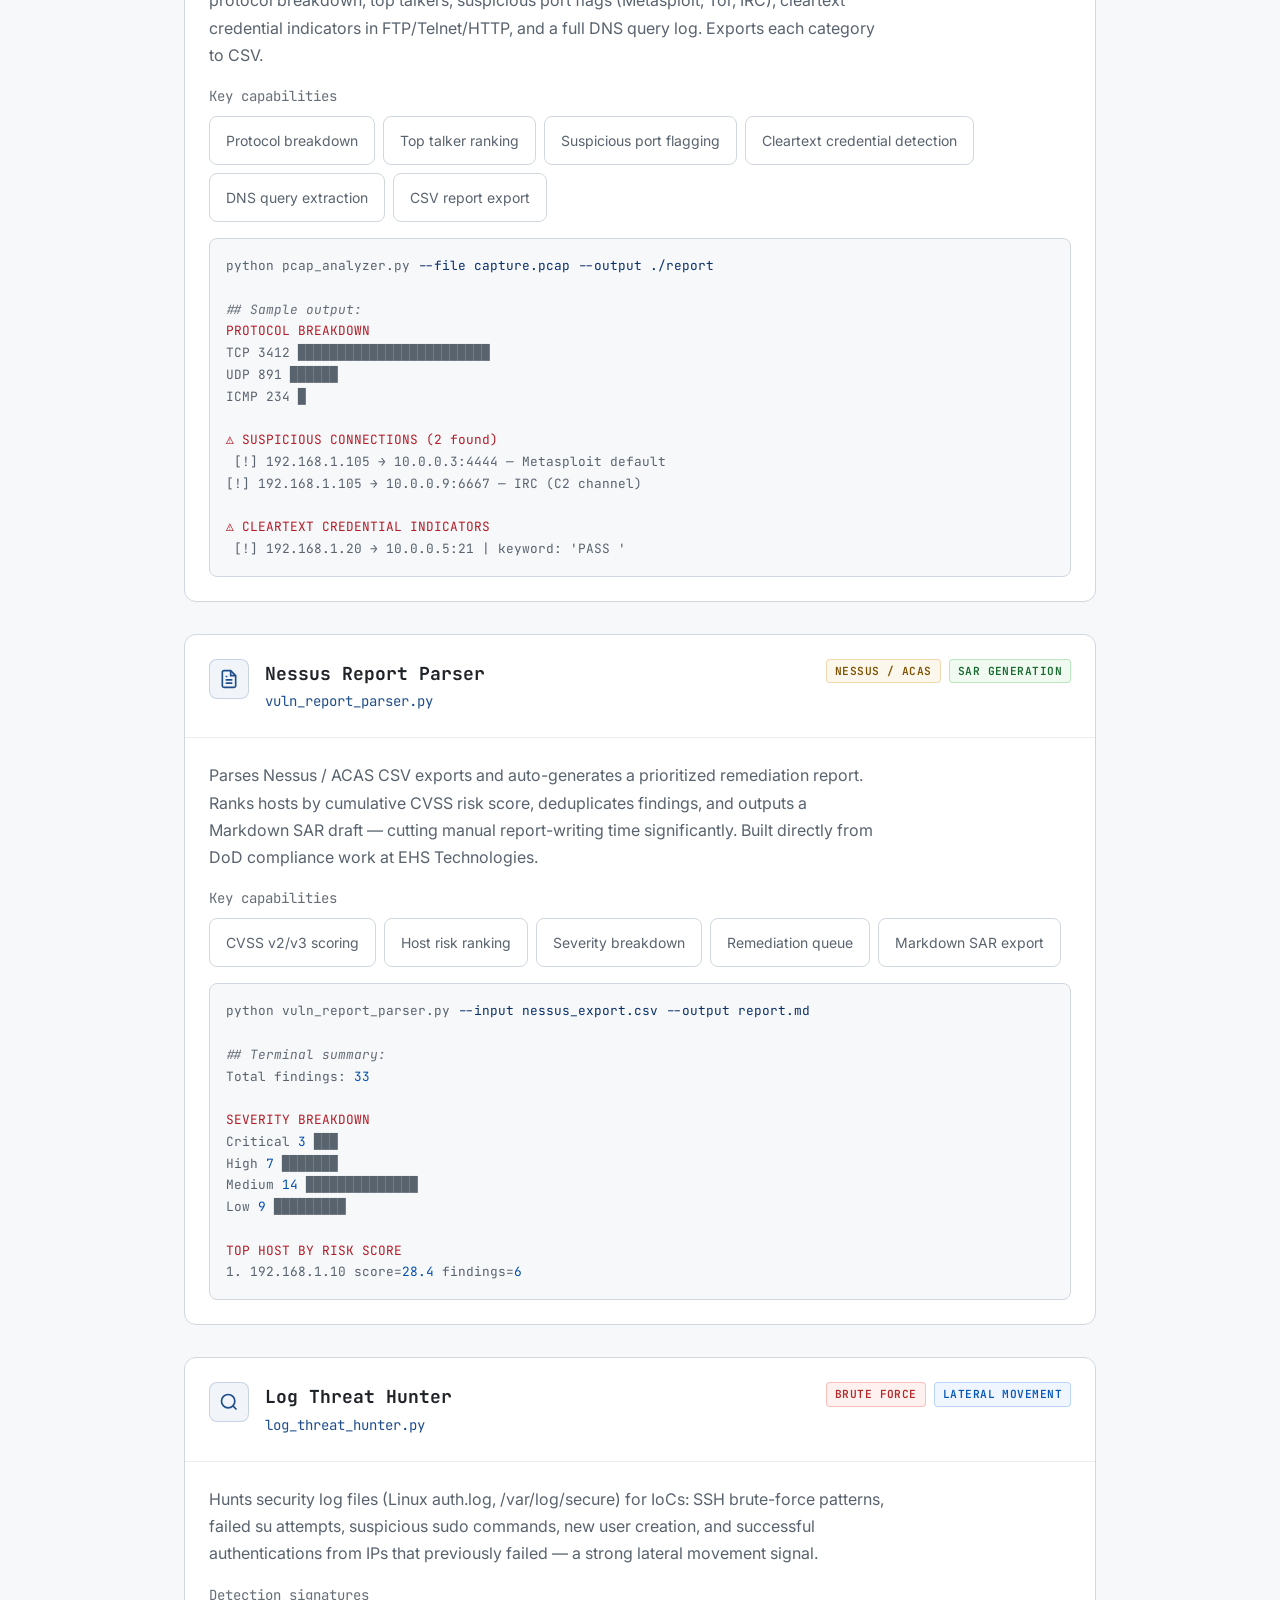
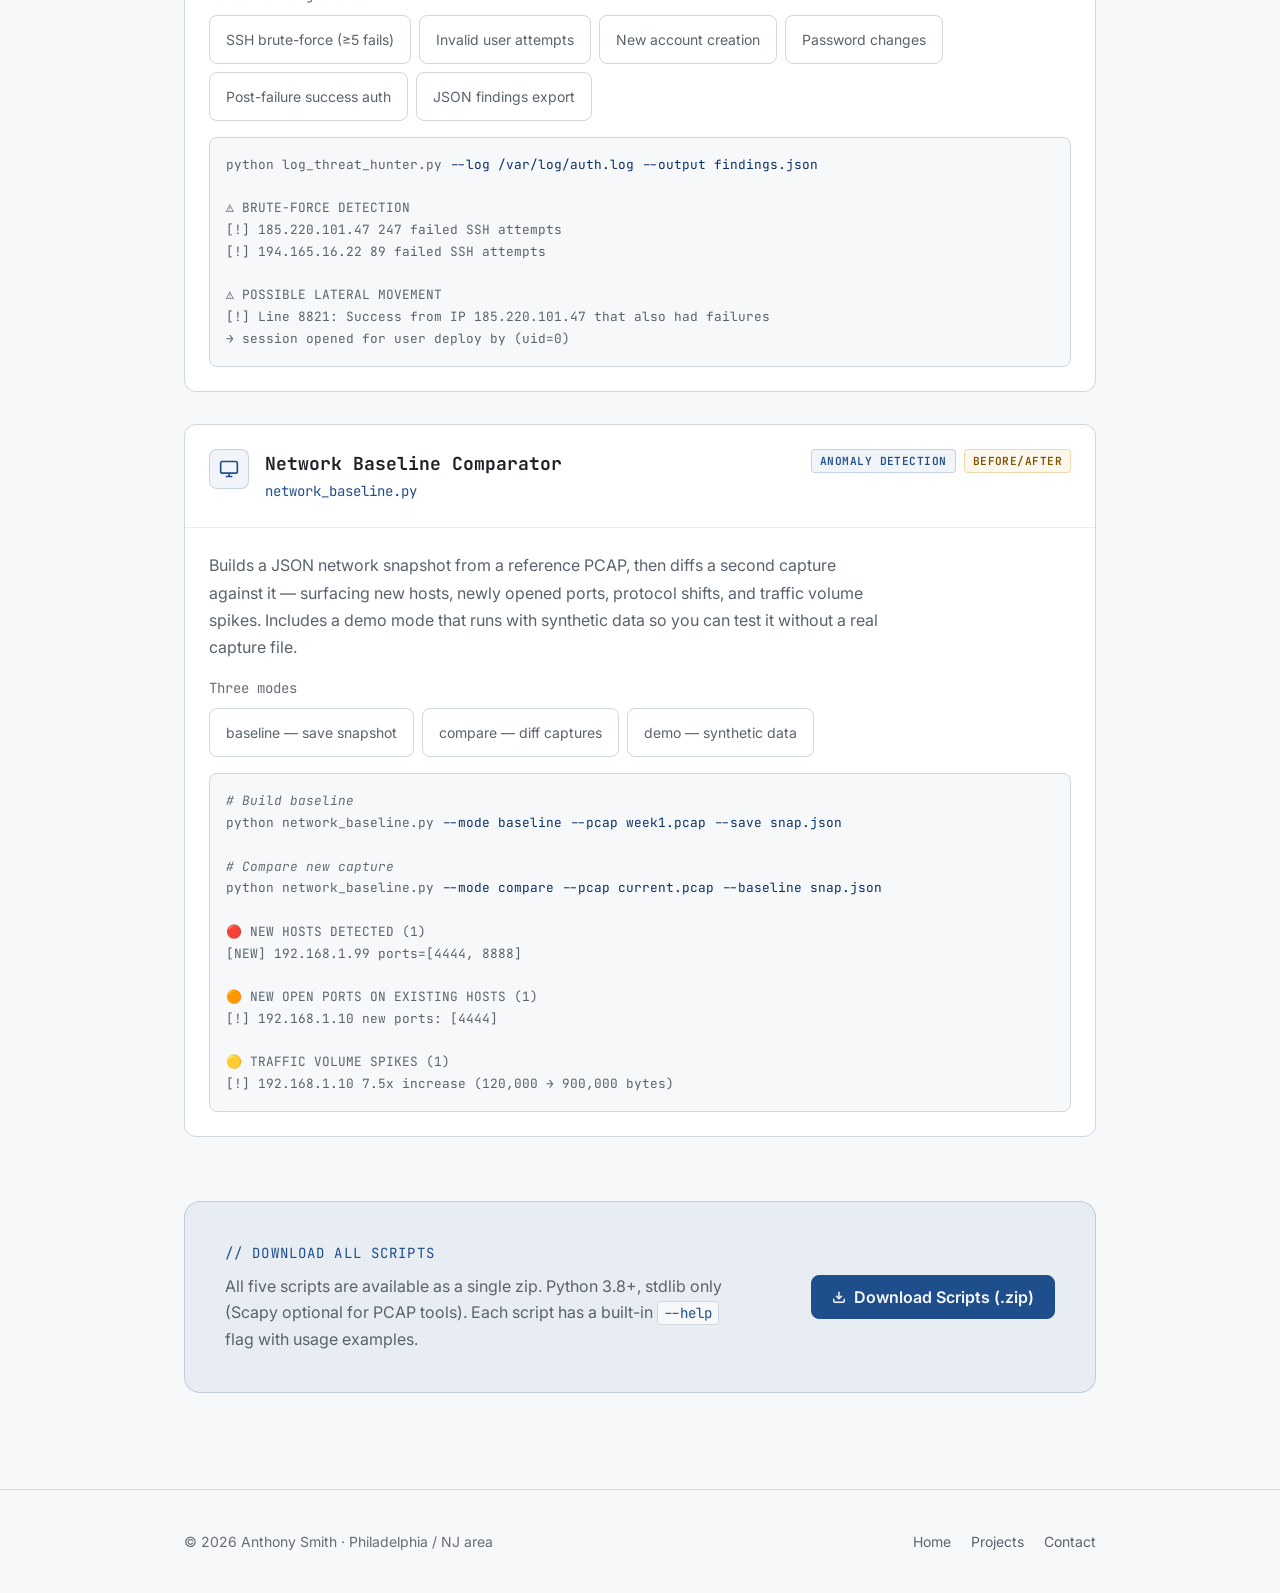
<file: pages/scripts.html>
<!DOCTYPE html>
<html lang="en">
<head>
<meta charset="UTF-8">
<meta name="viewport" content="width=device-width, initial-scale=1.0">
<title>Python Security Scripts — Anthony Smith</title>
<meta name="description" content="Python security scripts by Anthony Smith — port scanner, PCAP analyzer, Nessus parser, log threat hunter, and network baseline tool.">
<!-- Static share/SEO tags: link-preview scrapers (LinkedIn, Slack, iMessage) don't run JS -->
<link rel="canonical" href="https://asmith-sec.github.io/pages/scripts.html">
<meta property="og:type" content="website">
<meta property="og:site_name" content="Anthony Smith — Security Portfolio">
<meta property="og:title" content="Python Security Scripts — Anthony Smith">
<meta property="og:description" content="Python security scripts by Anthony Smith — port scanner, PCAP analyzer, Nessus parser, log threat hunter, and network baseline tool.">
<meta property="og:url" content="https://asmith-sec.github.io/pages/scripts.html">
<meta property="og:image" content="https://asmith-sec.github.io/assets/og-card.png">
<meta property="og:image:width" content="1200">
<meta property="og:image:height" content="630">
<meta property="og:image:alt" content="Anthony Smith — Security Engineer. Packet analysis, vulnerability assessment, Python tooling. US Secret Clearance.">
<meta name="twitter:card" content="summary_large_image">
<meta name="twitter:title" content="Python Security Scripts — Anthony Smith">
<meta name="twitter:description" content="Python security scripts by Anthony Smith — port scanner, PCAP analyzer, Nessus parser, log threat hunter, and network baseline tool.">
<meta name="twitter:image" content="https://asmith-sec.github.io/assets/og-card.png">
<link rel="stylesheet" href="../css/style.css">
<link rel="preconnect" href="https://fonts.googleapis.com">
<link rel="preconnect" href="https://fonts.gstatic.com" crossorigin>
<link href="https://fonts.googleapis.com/css2?family=JetBrains+Mono:wght@400;500;700&family=Inter:wght@300..700&display=swap" rel="stylesheet">
</head>
<body>

<nav class="nav" id="main-nav">
<div class="container">
<div class="nav__inner">
<a href="../index.html" class="nav__logo">
<svg class="nav__logo-svg" viewBox="0 0 32 32" fill="none">
<path d="M16 4L6 8.5v7.5c0 5.523 4.25 9.996 10 10.995 5.75-.999 10-5.472 10-10.995V8.5L16 4z" fill="var(--color-primary)" opacity="0.12"/>
<path d="M16 4L6 8.5v7.5c0 5.523 4.25 9.996 10 10.995 5.75-.999 10-5.472 10-10.995V8.5L16 4z" stroke="var(--color-primary)" stroke-width="1.5" fill="none"/>
<circle cx="16" cy="16" r="2.5" fill="var(--color-primary)"/>
<path d="M16 10v3.5M16 18.5V22M10 16h3.5M18.5 16H22" stroke="var(--color-primary)" stroke-width="1.5" stroke-linecap="round"/>
</svg>
<span class="nav__logo-text">anthony<span>.</span>smith</span>
</a>
<ul class="nav__links" role="list">
<li><a href="../index.html">Home</a></li>
<li><a href="projects.html">Projects</a></li>
<li><a href="scripts.html" aria-current="page">Scripts</a></li>
<li><a href="certifications.html">Certs</a></li>
<li><a href="contact.html">Contact</a></li>
</ul>
<div class="nav__actions">
<button class="btn-ghost" data-theme-toggle aria-label="Toggle dark mode">
<svg width="16" height="16" viewBox="0 0 24 24" fill="none" stroke="currentColor" stroke-width="2"><path d="M21 12.79A9 9 0 1 1 11.21 3 7 7 0 0 0 21 12.79z"/></svg>
</button>
<a href="../assets/Anthony-Smith-CV_Q3.docx" download class="btn btn--primary">
<svg width="14" height="14" viewBox="0 0 24 24" fill="none" stroke="currentColor" stroke-width="2.5"><path d="M21 15v4a2 2 0 0 1-2 2H5a2 2 0 0 1-2-2v-4"/><polyline points="7 10 12 15 17 10"/><line x1="12" y1="15" x2="12" y2="3"/></svg>
Resume
</a>
</div>
<button class="nav__hamburger" id="nav-hamburger" aria-label="Open navigation" aria-expanded="false"><span></span><span></span><span></span></button>
</div>
<nav class="nav__mobile" id="nav-mobile">
<a href="../index.html">Home</a>
<a href="projects.html">Projects</a>
<a href="scripts.html">Scripts</a>
<a href="certifications.html">Certifications</a>
<a href="contact.html">Contact</a>
<a href="../assets/Anthony-Smith-CV_Q3.docx" download style="color:var(--color-primary);">Download Resume</a>
</nav>
</div>
</nav>

<div style="padding-block: var(--space-16) var(--space-10); background: var(--color-surface); border-bottom: 1px solid var(--color-border);">
<div class="container">
<p class="font-mono" style="font-size: var(--text-xs); color: var(--color-primary); letter-spacing: 0.1em; text-transform: uppercase; margin-bottom: var(--space-3);">// python tooling</p>
<h1 style="font-family: var(--font-mono); font-size: var(--text-2xl); font-weight: 700; color: var(--color-text); letter-spacing: -0.02em; margin-bottom: var(--space-4);">Security Scripts</h1>
<p style="color: var(--color-text-muted); max-width: 60ch;">Five purpose-built Python security tools covering reconnaissance, packet analysis, vulnerability triage, log hunting, and network baselining. All use Python 3.8+ stdlib where possible — minimal dependencies by design.</p>
<div style="margin-top: var(--space-6); display: flex; gap: var(--space-3); flex-wrap: wrap; align-items: center;">
<span class="tag tag--teal">Python 3.8+</span>
<span class="tag tag--blue">Stdlib-first</span>
<span class="tag tag--green">No pip bloat</span>
<span style="font-family: var(--font-mono); font-size: var(--text-xs); color: var(--color-text-faint);">scapy optional for PCAP tools</span>
</div>
</div>
</div>

<main class="section">
<div class="container">
<div style="display: flex; flex-direction: column; gap: var(--space-8);">

<!-- Script 1: Port Scanner -->
<div class="script-card fade-in">
<div class="script-card__header">
<div class="script-card__icon">
<svg width="20" height="20" viewBox="0 0 24 24" fill="none" stroke="currentColor" stroke-width="2"><circle cx="12" cy="12" r="10"/><line x1="2" y1="12" x2="22" y2="12"/><path d="M12 2a15.3 15.3 0 0 1 4 10 15.3 15.3 0 0 1-4 10 15.3 15.3 0 0 1-4-10 15.3 15.3 0 0 1 4-10z"/></svg>
</div>
<div>
<div class="script-card__name">TCP Port Scanner</div>
<div class="script-card__file">port_scanner.py</div>
</div>
<div style="margin-left: auto; display: flex; gap: var(--space-2); flex-wrap: wrap; justify-content: flex-end;">
<span class="tag tag--teal">Reconnaissance</span>
<span class="tag tag--blue">Threading</span>
</div>
</div>
<div class="script-card__body">
<p class="script-card__desc">Multithreaded TCP port scanner supporting single IPs, hostnames, and full CIDR ranges. Uses Python's <code>socket</code> and <code>concurrent.futures</code> — no nmap required. Outputs open ports with service name guesses and exports to CSV for reporting.</p>
<div style="margin-bottom: var(--space-4);">
<p class="font-mono" style="font-size: var(--text-xs); color: var(--color-text-faint); margin-bottom: var(--space-2);">Key capabilities</p>
<div style="display: flex; flex-wrap: wrap; gap: var(--space-2);">
<span class="skill-item" style="font-size: var(--text-xs);">CIDR range expansion</span>
<span class="skill-item" style="font-size: var(--text-xs);">100-thread concurrency</span>
<span class="skill-item" style="font-size: var(--text-xs);">Service name mapping</span>
<span class="skill-item" style="font-size: var(--text-xs);">CSV export</span>
<span class="skill-item" style="font-size: var(--text-xs);">Configurable timeout</span>
</div>
</div>
<div class="script-card__snippet">
<span class="snippet-comment"># Scan a host across top ports</span>
python port_scanner.py <span class="snippet-str">--target 192.168.1.0/24</span> <span class="snippet-str">--ports 22,80,443,3389,8080</span>

<span class="snippet-comment"># Full port scan with CSV output</span>
python port_scanner.py <span class="snippet-str">--target 10.0.0.1</span> <span class="snippet-str">--ports 1-65535</span> <span class="snippet-str">--output scan.csv</span>

<span class="snippet-comment">## Output:</span>
<span class="snippet-success"> [OPEN] 192.168.1.1:22 (SSH)
[OPEN] 192.168.1.1:80 (HTTP)
[OPEN] 192.168.1.1:443 (HTTPS)
Scan complete — 3 open port(s) found</span>
</div>
</div>
</div>

<!-- Script 2: PCAP Analyzer -->
<div class="script-card fade-in" style="transition-delay: 0.05s;">
<div class="script-card__header">
<div class="script-card__icon">
<svg width="20" height="20" viewBox="0 0 24 24" fill="none" stroke="currentColor" stroke-width="2"><polyline points="22 12 18 12 15 21 9 3 6 12 2 12"/></svg>
</div>
<div>
<div class="script-card__name">PCAP Analyzer</div>
<div class="script-card__file">pcap_analyzer.py</div>
</div>
<div style="margin-left: auto; display: flex; gap: var(--space-2); flex-wrap: wrap; justify-content: flex-end;">
<span class="tag tag--red">Threat Detection</span>
<span class="tag tag--yellow">Wireshark Companion</span>
</div>
</div>
<div class="script-card__body">
<p class="script-card__desc">Parses .pcap / .pcapng files with Scapy to produce a threat-intelligence-style summary: protocol breakdown, top talkers, suspicious port flags (Metasploit, Tor, IRC), cleartext credential indicators in FTP/Telnet/HTTP, and a full DNS query log. Exports each category to CSV.</p>
<div style="margin-bottom: var(--space-4);">
<p class="font-mono" style="font-size: var(--text-xs); color: var(--color-text-faint); margin-bottom: var(--space-2);">Key capabilities</p>
<div style="display: flex; flex-wrap: wrap; gap: var(--space-2);">
<span class="skill-item" style="font-size: var(--text-xs);">Protocol breakdown</span>
<span class="skill-item" style="font-size: var(--text-xs);">Top talker ranking</span>
<span class="skill-item" style="font-size: var(--text-xs);">Suspicious port flagging</span>
<span class="skill-item" style="font-size: var(--text-xs);">Cleartext credential detection</span>
<span class="skill-item" style="font-size: var(--text-xs);">DNS query extraction</span>
<span class="skill-item" style="font-size: var(--text-xs);">CSV report export</span>
</div>
</div>
<div class="script-card__snippet">
python pcap_analyzer.py <span class="snippet-str">--file capture.pcap</span> <span class="snippet-str">--output ./report</span>

<span class="snippet-comment">## Sample output:</span>
<span class="snippet-kw">PROTOCOL BREAKDOWN</span>
TCP 3412 ████████████████████████
UDP 891 ██████
ICMP 234 █

<span class="snippet-kw">⚠ SUSPICIOUS CONNECTIONS (2 found)</span>
<span class="snippet-error"> [!] 192.168.1.105 → 10.0.0.3:4444 — Metasploit default
[!] 192.168.1.105 → 10.0.0.9:6667 — IRC (C2 channel)</span>

<span class="snippet-kw">⚠ CLEARTEXT CREDENTIAL INDICATORS</span>
<span class="snippet-error"> [!] 192.168.1.20 → 10.0.0.5:21 | keyword: 'PASS '</span>
</div>
</div>
</div>

<!-- Script 3: Vuln Parser -->
<div class="script-card fade-in" style="transition-delay: 0.10s;">
<div class="script-card__header">
<div class="script-card__icon">
<svg width="20" height="20" viewBox="0 0 24 24" fill="none" stroke="currentColor" stroke-width="2"><path d="M14 2H6a2 2 0 0 0-2 2v16a2 2 0 0 0 2 2h12a2 2 0 0 0 2-2V8z"/><polyline points="14 2 14 8 20 8"/><line x1="16" y1="13" x2="8" y2="13"/><line x1="16" y1="17" x2="8" y2="17"/><polyline points="10 9 9 9 8 9"/></svg>
</div>
<div>
<div class="script-card__name">Nessus Report Parser</div>
<div class="script-card__file">vuln_report_parser.py</div>
</div>
<div style="margin-left: auto; display: flex; gap: var(--space-2); flex-wrap: wrap; justify-content: flex-end;">
<span class="tag tag--yellow">Nessus / ACAS</span>
<span class="tag tag--green">SAR Generation</span>
</div>
</div>
<div class="script-card__body">
<p class="script-card__desc">Parses Nessus / ACAS CSV exports and auto-generates a prioritized remediation report. Ranks hosts by cumulative CVSS risk score, deduplicates findings, and outputs a Markdown SAR draft — cutting manual report-writing time significantly. Built directly from DoD compliance work at EHS Technologies.</p>
<div style="margin-bottom: var(--space-4);">
<p class="font-mono" style="font-size: var(--text-xs); color: var(--color-text-faint); margin-bottom: var(--space-2);">Key capabilities</p>
<div style="display: flex; flex-wrap: wrap; gap: var(--space-2);">
<span class="skill-item" style="font-size: var(--text-xs);">CVSS v2/v3 scoring</span>
<span class="skill-item" style="font-size: var(--text-xs);">Host risk ranking</span>
<span class="skill-item" style="font-size: var(--text-xs);">Severity breakdown</span>
<span class="skill-item" style="font-size: var(--text-xs);">Remediation queue</span>
<span class="skill-item" style="font-size: var(--text-xs);">Markdown SAR export</span>
</div>
</div>
<div class="script-card__snippet">
python vuln_report_parser.py <span class="snippet-str">--input nessus_export.csv</span> <span class="snippet-str">--output report.md</span>

<span class="snippet-comment">## Terminal summary:</span>
Total findings: <span class="snippet-num">33</span>

<span class="snippet-kw">SEVERITY BREAKDOWN</span>
Critical <span class="snippet-num">3</span> ███
High <span class="snippet-num">7</span> ███████
Medium <span class="snippet-num">14</span> ██████████████
Low <span class="snippet-num">9</span> █████████

<span class="snippet-kw">TOP HOST BY RISK SCORE</span>
1. 192.168.1.10 score=<span class="snippet-num">28.4</span> findings=<span class="snippet-num">6</span>
</div>
</div>
</div>

<!-- Script 4: Log Threat Hunter -->
<div class="script-card fade-in" style="transition-delay: 0.15s;">
<div class="script-card__header">
<div class="script-card__icon">
<svg width="20" height="20" viewBox="0 0 24 24" fill="none" stroke="currentColor" stroke-width="2"><circle cx="11" cy="11" r="8"/><line x1="21" y1="21" x2="16.65" y2="16.65"/></svg>
</div>
<div>
<div class="script-card__name">Log Threat Hunter</div>
<div class="script-card__file">log_threat_hunter.py</div>
</div>
<div style="margin-left: auto; display: flex; gap: var(--space-2); flex-wrap: wrap; justify-content: flex-end;">
<span class="tag tag--red">Brute Force</span>
<span class="tag tag--blue">Lateral Movement</span>
</div>
</div>
<div class="script-card__body">
<p class="script-card__desc">Hunts security log files (Linux auth.log, /var/log/secure) for IoCs: SSH brute-force patterns, failed su attempts, suspicious sudo commands, new user creation, and successful authentications from IPs that previously failed — a strong lateral movement signal.</p>
<div style="margin-bottom: var(--space-4);">
<p class="font-mono" style="font-size: var(--text-xs); color: var(--color-text-faint); margin-bottom: var(--space-2);">Detection signatures</p>
<div style="display: flex; flex-wrap: wrap; gap: var(--space-2);">
<span class="skill-item" style="font-size: var(--text-xs);">SSH brute-force (≥5 fails)</span>
<span class="skill-item" style="font-size: var(--text-xs);">Invalid user attempts</span>
<span class="skill-item" style="font-size: var(--text-xs);">New account creation</span>
<span class="skill-item" style="font-size: var(--text-xs);">Password changes</span>
<span class="skill-item" style="font-size: var(--text-xs);">Post-failure success auth</span>
<span class="skill-item" style="font-size: var(--text-xs);">JSON findings export</span>
</div>
</div>
<div class="script-card__snippet">
python log_threat_hunter.py <span class="snippet-str">--log /var/log/auth.log</span> <span class="snippet-str">--output findings.json</span>

<span class="snippet-error">⚠ BRUTE-FORCE DETECTION
[!] 185.220.101.47 247 failed SSH attempts
[!] 194.165.16.22 89 failed SSH attempts

⚠ POSSIBLE LATERAL MOVEMENT
[!] Line 8821: Success from IP 185.220.101.47 that also had failures
→ session opened for user deploy by (uid=0)</span>
</div>
</div>
</div>

<!-- Script 5: Network Baseline -->
<div class="script-card fade-in" style="transition-delay: 0.20s;">
<div class="script-card__header">
<div class="script-card__icon">
<svg width="20" height="20" viewBox="0 0 24 24" fill="none" stroke="currentColor" stroke-width="2"><rect x="2" y="3" width="20" height="14" rx="2"/><line x1="8" y1="21" x2="16" y2="21"/><line x1="12" y1="17" x2="12" y2="21"/></svg>
</div>
<div>
<div class="script-card__name">Network Baseline Comparator</div>
<div class="script-card__file">network_baseline.py</div>
</div>
<div style="margin-left: auto; display: flex; gap: var(--space-2); flex-wrap: wrap; justify-content: flex-end;">
<span class="tag tag--teal">Anomaly Detection</span>
<span class="tag tag--yellow">Before/After</span>
</div>
</div>
<div class="script-card__body">
<p class="script-card__desc">Builds a JSON network snapshot from a reference PCAP, then diffs a second capture against it — surfacing new hosts, newly opened ports, protocol shifts, and traffic volume spikes. Includes a demo mode that runs with synthetic data so you can test it without a real capture file.</p>
<div style="margin-bottom: var(--space-4);">
<p class="font-mono" style="font-size: var(--text-xs); color: var(--color-text-faint); margin-bottom: var(--space-2);">Three modes</p>
<div style="display: flex; flex-wrap: wrap; gap: var(--space-2);">
<span class="skill-item" style="font-size: var(--text-xs);">baseline — save snapshot</span>
<span class="skill-item" style="font-size: var(--text-xs);">compare — diff captures</span>
<span class="skill-item" style="font-size: var(--text-xs);">demo — synthetic data</span>
</div>
</div>
<div class="script-card__snippet">
<span class="snippet-comment"># Build baseline</span>
python network_baseline.py <span class="snippet-str">--mode baseline</span> <span class="snippet-str">--pcap week1.pcap</span> <span class="snippet-str">--save snap.json</span>

<span class="snippet-comment"># Compare new capture</span>
python network_baseline.py <span class="snippet-str">--mode compare</span> <span class="snippet-str">--pcap current.pcap</span> <span class="snippet-str">--baseline snap.json</span>

<span class="snippet-error">🔴 NEW HOSTS DETECTED (1)
[NEW] 192.168.1.99 ports=[4444, 8888]

🟠 NEW OPEN PORTS ON EXISTING HOSTS (1)
[!] 192.168.1.10 new ports: [4444]

🟡 TRAFFIC VOLUME SPIKES (1)
[!] 192.168.1.10 7.5x increase (120,000 → 900,000 bytes)</span>
</div>
</div>
</div>

</div>

<!-- Download strip -->
<div style="margin-top: var(--space-16); background: var(--color-primary-bg); border: 1px solid var(--color-primary-border); border-radius: var(--radius-xl); padding: var(--space-10); display: flex; align-items: center; justify-content: space-between; flex-wrap: wrap; gap: var(--space-6);">
<div>
<p class="font-mono" style="font-size: var(--text-xs); color: var(--color-primary); letter-spacing: 0.08em; text-transform: uppercase; margin-bottom: var(--space-2);">// download all scripts</p>
<p style="color: var(--color-text-muted); font-size: var(--text-sm); max-width: 50ch;">All five scripts are available as a single zip. Python 3.8+, stdlib only (Scapy optional for PCAP tools). Each script has a built-in <code>--help</code> flag with usage examples.</p>
</div>
<a href="../scripts/security_scripts.zip" download class="btn btn--primary" style="white-space: nowrap;">
<svg width="14" height="14" viewBox="0 0 24 24" fill="none" stroke="currentColor" stroke-width="2.5"><path d="M21 15v4a2 2 0 0 1-2 2H5a2 2 0 0 1-2-2v-4"/><polyline points="7 10 12 15 17 10"/><line x1="12" y1="15" x2="12" y2="3"/></svg>
Download Scripts (.zip)
</a>
</div>

</div>
</main>

<footer class="footer">
<div class="container">
<div class="footer__inner">
<p class="footer__copy">© 2026 Anthony Smith · Philadelphia / NJ area</p>
<div class="footer__links">
<a href="../index.html">Home</a>
<a href="projects.html">Projects</a>
<a href="contact.html">Contact</a>
</div>
</div>
</div>
</footer>

<script src="../js/main.js"></script>
</body>
</html>
</file>
<file: css/style.css>
/* ============================================================
   Anthony Smith — Security Portfolio
   Design: Technical / Developer tone
   Fonts: JetBrains Mono (display/accents) + Inter (body)
   Palette: Dark-first, cool slate with cyan/teal accent
   ============================================================ */

@import url('https://fonts.googleapis.com/css2?family=JetBrains+Mono:wght@400;500;700&family=Inter:wght@300..700&display=swap');

/* ── Design Tokens ───────────────────────────────────────── */
:root {
  /* Type */
  --text-xs:   clamp(0.75rem,  0.7rem  + 0.25vw, 0.875rem);
  --text-sm:   clamp(0.875rem, 0.8rem  + 0.35vw, 1rem);
  --text-base: clamp(1rem,     0.95rem + 0.25vw, 1.125rem);
  --text-lg:   clamp(1.125rem, 1rem    + 0.75vw, 1.5rem);
  --text-xl:   clamp(1.5rem,   1.2rem  + 1.25vw, 2.25rem);
  --text-2xl:  clamp(2rem,     1.2rem  + 2.5vw,  3.5rem);
  --text-3xl:  clamp(2.5rem,   1rem    + 4vw,    5rem);

  /* Spacing */
  --space-1: 0.25rem; --space-2: 0.5rem; --space-3: 0.75rem;
  --space-4: 1rem;    --space-5: 1.25rem; --space-6: 1.5rem;
  --space-8: 2rem;    --space-10: 2.5rem; --space-12: 3rem;
  --space-16: 4rem;   --space-20: 5rem;   --space-24: 6rem;

  /* Fonts */
  --font-mono: 'JetBrains Mono', 'Courier New', monospace;
  --font-body: 'Inter', -apple-system, BlinkMacSystemFont, sans-serif;
  --font-display: var(--font-mono);

  /* Layout */
  --content-narrow: 640px;
  --content-default: 960px;
  --content-wide: 1200px;

  /* Radius */
  --radius-sm: 0.25rem;
  --radius-md: 0.5rem;
  --radius-lg: 0.75rem;
  --radius-xl: 1rem;
  --radius-full: 9999px;

  /* Transition */
  --transition: 180ms cubic-bezier(0.16, 1, 0.3, 1);
}

/* ── Color Palette — Dark Mode (Default) ─────────────────── */
:root, [data-theme="dark"] {
  --color-bg:              #0d1117;
  --color-surface:         #161b22;
  --color-surface-2:       #21262d;
  --color-surface-offset:  #30363d;
  --color-border:          #30363d;
  --color-divider:         #21262d;

  --color-text:            #e6edf3;
  --color-text-muted:      #7d8590;
  --color-text-faint:      #484f58;
  --color-text-inverse:    #0d1117;

  --color-primary:         #39d0c8;   /* Cyber teal */
  --color-primary-dim:     #1a8f8a;
  --color-primary-hover:   #5ae8df;
  --color-primary-bg:      rgba(57, 208, 200, 0.08);
  --color-primary-border:  rgba(57, 208, 200, 0.25);

  --color-critical:        #f85149;
  --color-high:            #d29922;
  --color-medium:          #388bfd;
  --color-low:             #3fb950;
  --color-info:            #7d8590;

  --shadow-sm:  0 1px 3px rgba(0,0,0,0.4);
  --shadow-md:  0 4px 16px rgba(0,0,0,0.5);
  --shadow-lg:  0 12px 40px rgba(0,0,0,0.6);
  --glow:       0 0 20px rgba(57, 208, 200, 0.15);
}

/* ── Light Mode ──────────────────────────────────────────── */
[data-theme="light"] {
  --color-bg:              #f6f8fa;
  --color-surface:         #ffffff;
  --color-surface-2:       #f6f8fa;
  --color-surface-offset:  #eaeef2;
  --color-border:          #d0d7de;
  --color-divider:         #eaeef2;

  --color-text:            #1f2328;
  --color-text-muted:      #656d76;
  --color-text-faint:      #9198a1;
  --color-text-inverse:    #ffffff;

  --color-primary:         #0a7e78;
  --color-primary-dim:     #0a7e78;
  --color-primary-hover:   #0d6e69;
  --color-primary-bg:      rgba(10, 126, 120, 0.06);
  --color-primary-border:  rgba(10, 126, 120, 0.2);

  --shadow-sm:  0 1px 3px rgba(0,0,0,0.08);
  --shadow-md:  0 4px 16px rgba(0,0,0,0.1);
  --shadow-lg:  0 12px 40px rgba(0,0,0,0.12);
  --glow:       0 0 20px rgba(10, 126, 120, 0.1);
}

/* System pref fallback */
@media (prefers-color-scheme: light) {
  :root:not([data-theme]) {
    --color-bg:              #f6f8fa;
    --color-surface:         #ffffff;
    --color-surface-2:       #f6f8fa;
    --color-surface-offset:  #eaeef2;
    --color-border:          #d0d7de;
    --color-divider:         #eaeef2;
    --color-text:            #1f2328;
    --color-text-muted:      #656d76;
    --color-text-faint:      #9198a1;
    --color-text-inverse:    #ffffff;
    --color-primary:         #0a7e78;
    --color-primary-dim:     #0a7e78;
    --color-primary-hover:   #0d6e69;
    --color-primary-bg:      rgba(10, 126, 120, 0.06);
    --color-primary-border:  rgba(10, 126, 120, 0.2);
    --shadow-sm:  0 1px 3px rgba(0,0,0,0.08);
    --shadow-md:  0 4px 16px rgba(0,0,0,0.1);
    --shadow-lg:  0 12px 40px rgba(0,0,0,0.12);
    --glow: 0 0 20px rgba(10, 126, 120, 0.1);
  }
}

/* ── Base Reset ──────────────────────────────────────────── */
*, *::before, *::after { box-sizing: border-box; margin: 0; padding: 0; }

html {
  -webkit-font-smoothing: antialiased;
  -moz-osx-font-smoothing: grayscale;
  text-rendering: optimizeLegibility;
  scroll-behavior: smooth;
  scroll-padding-top: var(--space-20);
}

body {
  min-height: 100dvh;
  font-family: var(--font-body);
  font-size: var(--text-base);
  color: var(--color-text);
  background-color: var(--color-bg);
  line-height: 1.65;
  transition: background-color 0.3s ease, color 0.3s ease;
}

img, picture, video, canvas, svg { display: block; max-width: 100%; height: auto; }
input, button, textarea, select { font: inherit; color: inherit; }
ul[role="list"], ol[role="list"] { list-style: none; }
h1, h2, h3, h4, h5, h6 { text-wrap: balance; line-height: 1.2; }
p { text-wrap: pretty; max-width: 68ch; }

::selection {
  background: rgba(57, 208, 200, 0.2);
  color: var(--color-text);
}

:focus-visible {
  outline: 2px solid var(--color-primary);
  outline-offset: 3px;
  border-radius: var(--radius-sm);
}

button { cursor: pointer; background: none; border: none; }

a, button, [role="button"] {
  transition: color var(--transition), background var(--transition),
              border-color var(--transition), box-shadow var(--transition),
              opacity var(--transition);
}

.sr-only {
  position: absolute; width: 1px; height: 1px; padding: 0; margin: -1px;
  overflow: hidden; clip: rect(0,0,0,0); white-space: nowrap; border-width: 0;
}

/* ── Layout Utilities ────────────────────────────────────── */
.container {
  width: 100%;
  max-width: var(--content-default);
  margin-inline: auto;
  padding-inline: var(--space-6);
}
.container--wide  { max-width: var(--content-wide); }
.container--narrow { max-width: var(--content-narrow); }

.section {
  padding-block: clamp(var(--space-16), 8vw, var(--space-24));
}

/* ── Navigation ──────────────────────────────────────────── */
.nav {
  position: sticky;
  top: 0;
  z-index: 100;
  background: color-mix(in srgb, var(--color-bg) 88%, transparent);
  backdrop-filter: blur(16px);
  -webkit-backdrop-filter: blur(16px);
  border-bottom: 1px solid var(--color-border);
  transition: box-shadow var(--transition), background var(--transition);
}
.nav--scrolled { box-shadow: var(--shadow-sm); }

.nav__inner {
  display: flex;
  align-items: center;
  justify-content: space-between;
  padding-block: var(--space-4);
}

.nav__logo {
  display: flex;
  align-items: center;
  gap: var(--space-3);
  text-decoration: none;
  color: var(--color-text);
}

.nav__logo-svg {
  width: 32px;
  height: 32px;
  flex-shrink: 0;
}

.nav__logo-text {
  font-family: var(--font-mono);
  font-size: var(--text-sm);
  font-weight: 700;
  letter-spacing: -0.01em;
}

.nav__logo-text span {
  color: var(--color-primary);
}

.nav__links {
  display: flex;
  align-items: center;
  gap: var(--space-6);
  list-style: none;
}

.nav__links a {
  font-size: var(--text-sm);
  font-weight: 500;
  color: var(--color-text-muted);
  text-decoration: none;
  letter-spacing: 0.01em;
  padding-block: var(--space-1);
  border-bottom: 2px solid transparent;
}

.nav__links a:hover,
.nav__links a[aria-current="page"] {
  color: var(--color-primary);
  border-bottom-color: var(--color-primary);
}

.nav__actions {
  display: flex;
  align-items: center;
  gap: var(--space-3);
}

.btn-ghost {
  display: flex;
  align-items: center;
  justify-content: center;
  width: 36px;
  height: 36px;
  border-radius: var(--radius-md);
  color: var(--color-text-muted);
  background: transparent;
  border: 1px solid var(--color-border);
}
.btn-ghost:hover { color: var(--color-primary); border-color: var(--color-primary); }

.btn {
  display: inline-flex;
  align-items: center;
  gap: var(--space-2);
  padding: var(--space-2) var(--space-5);
  font-size: var(--text-sm);
  font-weight: 600;
  border-radius: var(--radius-md);
  text-decoration: none;
  white-space: nowrap;
}

.btn--primary {
  background: var(--color-primary);
  color: var(--color-bg);
  border: 1px solid var(--color-primary);
}
.btn--primary:hover {
  background: var(--color-primary-hover);
  border-color: var(--color-primary-hover);
  box-shadow: var(--glow);
}

.btn--outline {
  background: transparent;
  color: var(--color-primary);
  border: 1px solid var(--color-primary-border);
}
.btn--outline:hover {
  background: var(--color-primary-bg);
  border-color: var(--color-primary);
}

/* Mobile nav */
.nav__hamburger {
  display: none;
  flex-direction: column;
  justify-content: center;
  gap: 5px;
  width: 36px;
  height: 36px;
  border-radius: var(--radius-md);
  border: 1px solid var(--color-border);
  padding: var(--space-2);
  color: var(--color-text-muted);
}

.nav__hamburger span {
  display: block;
  width: 100%;
  height: 2px;
  background: currentColor;
  border-radius: 2px;
  transition: transform 0.3s ease, opacity 0.3s ease;
}

.nav__mobile {
  display: none;
  flex-direction: column;
  gap: var(--space-1);
  padding: var(--space-4) var(--space-6);
  border-top: 1px solid var(--color-divider);
}

.nav__mobile.is-open { display: flex; }
.nav__mobile a {
  font-size: var(--text-base);
  font-weight: 500;
  color: var(--color-text-muted);
  text-decoration: none;
  padding: var(--space-3) 0;
  border-bottom: 1px solid var(--color-divider);
}
.nav__mobile a:hover { color: var(--color-primary); }

@media (max-width: 768px) {
  .nav__links, .nav__actions { display: none; }
  .nav__hamburger { display: flex; }
}

/* ── Hero Section ────────────────────────────────────────── */
.hero {
  min-height: 92vh;
  display: flex;
  align-items: center;
  position: relative;
  overflow: hidden;
  padding-block: var(--space-24);
}

.hero__bg {
  position: absolute;
  inset: 0;
  z-index: 0;
  background:
    radial-gradient(ellipse 80% 50% at 60% 50%, rgba(57,208,200,0.06) 0%, transparent 70%),
    linear-gradient(180deg, var(--color-bg) 0%, var(--color-bg) 100%);
}

.hero__grid-overlay {
  position: absolute;
  inset: 0;
  z-index: 0;
  background-image:
    linear-gradient(var(--color-border) 1px, transparent 1px),
    linear-gradient(90deg, var(--color-border) 1px, transparent 1px);
  background-size: 48px 48px;
  opacity: 0.2;
  mask-image: radial-gradient(ellipse 80% 80% at 50% 50%, black, transparent);
}

.hero__content {
  position: relative;
  z-index: 1;
}

.hero__eyebrow {
  display: inline-flex;
  align-items: center;
  gap: var(--space-2);
  font-family: var(--font-mono);
  font-size: var(--text-xs);
  font-weight: 500;
  letter-spacing: 0.08em;
  text-transform: uppercase;
  color: var(--color-primary);
  background: var(--color-primary-bg);
  border: 1px solid var(--color-primary-border);
  padding: var(--space-1) var(--space-3);
  border-radius: var(--radius-full);
  margin-bottom: var(--space-6);
}

.hero__eyebrow::before {
  content: '';
  width: 6px;
  height: 6px;
  background: var(--color-primary);
  border-radius: 50%;
  animation: pulse-dot 2s infinite;
}

@keyframes pulse-dot {
  0%, 100% { opacity: 1; }
  50% { opacity: 0.3; }
}

.hero__title {
  font-family: var(--font-mono);
  font-size: var(--text-3xl);
  font-weight: 700;
  line-height: 1.1;
  letter-spacing: -0.02em;
  margin-bottom: var(--space-6);
  color: var(--color-text);
}

.hero__title .accent { color: var(--color-primary); }
.hero__title .dim    { color: var(--color-text-muted); font-weight: 400; }

.hero__subtitle {
  font-size: var(--text-lg);
  color: var(--color-text-muted);
  max-width: 55ch;
  line-height: 1.6;
  margin-bottom: var(--space-10);
}

.hero__cta {
  display: flex;
  flex-wrap: wrap;
  gap: var(--space-4);
}

.hero__stats {
  display: flex;
  gap: var(--space-10);
  margin-top: var(--space-16);
  padding-top: var(--space-10);
  border-top: 1px solid var(--color-border);
}

.stat__value {
  font-family: var(--font-mono);
  font-size: var(--text-xl);
  font-weight: 700;
  color: var(--color-primary);
  line-height: 1;
}
.stat__label {
  font-size: var(--text-xs);
  color: var(--color-text-muted);
  text-transform: uppercase;
  letter-spacing: 0.06em;
  margin-top: var(--space-1);
}

/* ── Terminal Animation ──────────────────────────────────── */
.terminal {
  background: var(--color-surface);
  border: 1px solid var(--color-border);
  border-radius: var(--radius-lg);
  overflow: hidden;
  box-shadow: var(--shadow-lg), var(--glow);
  font-family: var(--font-mono);
}

.terminal__bar {
  display: flex;
  align-items: center;
  gap: var(--space-2);
  padding: var(--space-3) var(--space-4);
  background: var(--color-surface-2);
  border-bottom: 1px solid var(--color-border);
}

.terminal__dot {
  width: 12px;
  height: 12px;
  border-radius: 50%;
}
.terminal__dot--red    { background: #ff5f57; }
.terminal__dot--yellow { background: #febc2e; }
.terminal__dot--green  { background: #28c840; }

.terminal__title {
  margin-left: auto;
  margin-right: auto;
  font-size: var(--text-xs);
  color: var(--color-text-faint);
}

.terminal__body {
  padding: var(--space-6);
  font-size: var(--text-sm);
  line-height: 1.8;
  color: var(--color-text-muted);
  min-height: 280px;
}

.terminal__prompt { color: var(--color-primary); }
.terminal__cmd    { color: var(--color-text); }
.terminal__output { color: var(--color-text-muted); padding-left: var(--space-4); }
.terminal__success { color: #3fb950; }
.terminal__warn   { color: #d29922; }
.terminal__error  { color: #f85149; }
.terminal__cursor {
  display: inline-block;
  width: 8px;
  height: 1.1em;
  background: var(--color-primary);
  vertical-align: middle;
  animation: blink 1.1s step-end infinite;
}
@keyframes blink { 0%, 100% { opacity: 1; } 50% { opacity: 0; } }

/* ── Section Headers ─────────────────────────────────────── */
.section-header {
  margin-bottom: var(--space-12);
}

.section-header__label {
  font-family: var(--font-mono);
  font-size: var(--text-xs);
  font-weight: 600;
  letter-spacing: 0.1em;
  text-transform: uppercase;
  color: var(--color-primary);
  margin-bottom: var(--space-3);
}

.section-header__title {
  font-family: var(--font-mono);
  font-size: var(--text-2xl);
  font-weight: 700;
  color: var(--color-text);
  letter-spacing: -0.02em;
  line-height: 1.15;
}

.section-header__desc {
  margin-top: var(--space-4);
  color: var(--color-text-muted);
  font-size: var(--text-base);
  max-width: 60ch;
}

/* ── Cards ───────────────────────────────────────────────── */
.card {
  background: var(--color-surface);
  border: 1px solid var(--color-border);
  border-radius: var(--radius-lg);
  padding: var(--space-8);
  transition: border-color var(--transition), box-shadow var(--transition), transform var(--transition);
}

.card:hover {
  border-color: var(--color-primary-border);
  box-shadow: var(--shadow-md), var(--glow);
  transform: translateY(-2px);
}

.card--project {
  display: flex;
  flex-direction: column;
  gap: var(--space-5);
}

.card__tag-row {
  display: flex;
  flex-wrap: wrap;
  gap: var(--space-2);
}

.tag {
  font-family: var(--font-mono);
  font-size: 0.7rem;
  font-weight: 600;
  letter-spacing: 0.04em;
  text-transform: uppercase;
  padding: 2px var(--space-2);
  border-radius: var(--radius-sm);
  border: 1px solid;
}

.tag--blue   { color: var(--color-medium); border-color: rgba(56,139,253,0.3); background: rgba(56,139,253,0.08); }
.tag--teal   { color: var(--color-primary); border-color: var(--color-primary-border); background: var(--color-primary-bg); }
.tag--red    { color: var(--color-critical); border-color: rgba(248,81,73,0.3); background: rgba(248,81,73,0.08); }
.tag--yellow { color: var(--color-high); border-color: rgba(210,153,34,0.3); background: rgba(210,153,34,0.08); }
.tag--green  { color: var(--color-low); border-color: rgba(63,185,80,0.3); background: rgba(63,185,80,0.08); }

.card__title {
  font-family: var(--font-mono);
  font-size: var(--text-lg);
  font-weight: 700;
  color: var(--color-text);
  line-height: 1.3;
}

.card__desc {
  font-size: var(--text-sm);
  color: var(--color-text-muted);
  line-height: 1.7;
}

.card__meta {
  display: flex;
  align-items: center;
  gap: var(--space-4);
  font-family: var(--font-mono);
  font-size: var(--text-xs);
  color: var(--color-text-faint);
  padding-top: var(--space-4);
  border-top: 1px solid var(--color-divider);
}

.card__link {
  color: var(--color-primary);
  font-size: var(--text-sm);
  font-weight: 600;
  text-decoration: none;
  display: inline-flex;
  align-items: center;
  gap: var(--space-1);
}
.card__link:hover { color: var(--color-primary-hover); }

/* ── Project Grid ────────────────────────────────────────── */
.project-grid {
  display: grid;
  grid-template-columns: repeat(auto-fill, minmax(300px, 1fr));
  gap: var(--space-6);
}

/* ── Script Cards ────────────────────────────────────────── */
.script-card {
  background: var(--color-surface);
  border: 1px solid var(--color-border);
  border-radius: var(--radius-lg);
  overflow: hidden;
  transition: border-color var(--transition), box-shadow var(--transition);
}
.script-card:hover {
  border-color: var(--color-primary-border);
  box-shadow: var(--shadow-md);
}

.script-card__header {
  display: flex;
  align-items: flex-start;
  gap: var(--space-4);
  padding: var(--space-6);
  border-bottom: 1px solid var(--color-divider);
}

.script-card__icon {
  width: 40px;
  height: 40px;
  border-radius: var(--radius-md);
  background: var(--color-primary-bg);
  border: 1px solid var(--color-primary-border);
  display: flex;
  align-items: center;
  justify-content: center;
  flex-shrink: 0;
  color: var(--color-primary);
}

.script-card__name {
  font-family: var(--font-mono);
  font-size: var(--text-base);
  font-weight: 700;
  color: var(--color-text);
}

.script-card__file {
  font-family: var(--font-mono);
  font-size: var(--text-xs);
  color: var(--color-primary);
  margin-top: 2px;
}

.script-card__body { padding: var(--space-6); }

.script-card__desc {
  font-size: var(--text-sm);
  color: var(--color-text-muted);
  line-height: 1.7;
  margin-bottom: var(--space-4);
}

.script-card__snippet {
  background: var(--color-bg);
  border: 1px solid var(--color-border);
  border-radius: var(--radius-md);
  padding: var(--space-4);
  font-family: var(--font-mono);
  font-size: 0.8rem;
  color: var(--color-text-muted);
  overflow-x: auto;
  line-height: 1.7;
}

.snippet-kw     { color: #f97583; }
.snippet-fn     { color: #b392f0; }
.snippet-str    { color: #9ecbff; }
.snippet-comment { color: var(--color-text-faint); font-style: italic; }
.snippet-num    { color: #79b8ff; }

/* ── Cert Progress ───────────────────────────────────────── */
.cert-grid {
  display: grid;
  grid-template-columns: repeat(auto-fill, minmax(260px, 1fr));
  gap: var(--space-6);
}

.cert-card {
  background: var(--color-surface);
  border: 1px solid var(--color-border);
  border-radius: var(--radius-lg);
  padding: var(--space-6);
  display: flex;
  flex-direction: column;
  gap: var(--space-4);
  transition: border-color var(--transition), transform var(--transition);
}

.cert-card:hover { border-color: var(--color-primary-border); transform: translateY(-2px); }

.cert-card__top {
  display: flex;
  align-items: center;
  gap: var(--space-4);
}

.cert-card__logo {
  width: 48px;
  height: 48px;
  border-radius: var(--radius-md);
  object-fit: contain;
  background: var(--color-surface-2);
  padding: var(--space-2);
}

.cert-card__name {
  font-family: var(--font-mono);
  font-weight: 700;
  color: var(--color-text);
  font-size: var(--text-sm);
  line-height: 1.3;
}

.cert-card__org {
  font-size: var(--text-xs);
  color: var(--color-text-muted);
  margin-top: 2px;
}

.cert-card__status {
  display: inline-flex;
  align-items: center;
  gap: var(--space-2);
  font-family: var(--font-mono);
  font-size: var(--text-xs);
  font-weight: 600;
  letter-spacing: 0.06em;
  text-transform: uppercase;
  padding: 3px var(--space-3);
  border-radius: var(--radius-full);
}

.cert-card__status--earned   { background: rgba(63,185,80,0.1);  color: var(--color-low);      border: 1px solid rgba(63,185,80,0.3); }
.cert-card__status--progress { background: rgba(56,139,253,0.1); color: var(--color-medium);   border: 1px solid rgba(56,139,253,0.3); }
.cert-card__status--planned  { background: rgba(125,133,144,0.1);color: var(--color-text-muted);border: 1px solid var(--color-border); }

.cert-card__progress-bar {
  height: 6px;
  background: var(--color-surface-offset);
  border-radius: var(--radius-full);
  overflow: hidden;
}

.cert-card__progress-fill {
  height: 100%;
  background: linear-gradient(90deg, var(--color-primary), var(--color-primary-hover));
  border-radius: var(--radius-full);
  transition: width 1s ease;
}

.cert-card__pct {
  font-family: var(--font-mono);
  font-size: var(--text-xs);
  color: var(--color-text-muted);
  text-align: right;
}

/* ── Skills Matrix ───────────────────────────────────────── */
.skills-grid {
  display: grid;
  grid-template-columns: repeat(auto-fill, minmax(200px, 1fr));
  gap: var(--space-4);
}

.skill-item {
  display: flex;
  align-items: center;
  gap: var(--space-3);
  padding: var(--space-3) var(--space-4);
  background: var(--color-surface);
  border: 1px solid var(--color-border);
  border-radius: var(--radius-md);
  font-size: var(--text-sm);
  color: var(--color-text-muted);
  transition: border-color var(--transition), color var(--transition);
}
.skill-item:hover { border-color: var(--color-primary-border); color: var(--color-text); }

.skill-item__dot {
  width: 8px;
  height: 8px;
  border-radius: 50%;
  background: var(--color-primary);
  flex-shrink: 0;
}

/* ── Contact Form ────────────────────────────────────────── */
.contact-form {
  display: flex;
  flex-direction: column;
  gap: var(--space-5);
  max-width: 600px;
}

.form-group {
  display: flex;
  flex-direction: column;
  gap: var(--space-2);
}

.form-label {
  font-family: var(--font-mono);
  font-size: var(--text-xs);
  font-weight: 600;
  letter-spacing: 0.06em;
  text-transform: uppercase;
  color: var(--color-text-muted);
}

.form-input, .form-textarea {
  background: var(--color-surface);
  border: 1px solid var(--color-border);
  border-radius: var(--radius-md);
  padding: var(--space-3) var(--space-4);
  font-size: var(--text-base);
  color: var(--color-text);
  width: 100%;
  transition: border-color var(--transition), box-shadow var(--transition);
}

.form-input:focus, .form-textarea:focus {
  outline: none;
  border-color: var(--color-primary);
  box-shadow: 0 0 0 3px var(--color-primary-bg);
}

.form-textarea {
  min-height: 140px;
  resize: vertical;
}

.form-submit {
  align-self: flex-start;
}

/* ── Footer ──────────────────────────────────────────────── */
.footer {
  border-top: 1px solid var(--color-border);
  padding-block: var(--space-10);
}

.footer__inner {
  display: flex;
  align-items: center;
  justify-content: space-between;
  gap: var(--space-6);
  flex-wrap: wrap;
}

.footer__copy {
  font-size: var(--text-xs);
  color: var(--color-text-faint);
}

.footer__links {
  display: flex;
  gap: var(--space-5);
}

.footer__links a {
  font-size: var(--text-xs);
  color: var(--color-text-muted);
  text-decoration: none;
}
.footer__links a:hover { color: var(--color-primary); }

/* ── Alerts / Severity Indicators ───────────────────────── */
.severity-badge {
  display: inline-flex;
  align-items: center;
  gap: 4px;
  font-family: var(--font-mono);
  font-size: 0.68rem;
  font-weight: 700;
  letter-spacing: 0.06em;
  text-transform: uppercase;
  padding: 2px 8px;
  border-radius: var(--radius-sm);
}

.severity-badge--critical { background: rgba(248,81,73,0.15);  color: #f85149; border: 1px solid rgba(248,81,73,0.3); }
.severity-badge--high     { background: rgba(210,153,34,0.15); color: #d29922; border: 1px solid rgba(210,153,34,0.3); }
.severity-badge--medium   { background: rgba(56,139,253,0.15); color: #388bfd; border: 1px solid rgba(56,139,253,0.3); }
.severity-badge--low      { background: rgba(63,185,80,0.15);  color: #3fb950; border: 1px solid rgba(63,185,80,0.3); }

/* ── Scroll fade-in animation ────────────────────────────── */
.fade-in {
  opacity: 0;
  transform: translateY(24px);
  transition: opacity 0.6s ease, transform 0.6s ease;
}
.fade-in.visible {
  opacity: 1;
  transform: translateY(0);
}

/* ── About / Two-col layout ──────────────────────────────── */
.two-col {
  display: grid;
  grid-template-columns: 1fr 1fr;
  gap: var(--space-16);
  align-items: start;
}

@media (max-width: 768px) {
  .two-col { grid-template-columns: 1fr; gap: var(--space-10); }
  .hero__stats { flex-wrap: wrap; gap: var(--space-8); }
}

/* ── Code block (inline usage) ───────────────────────────── */
code {
  font-family: var(--font-mono);
  font-size: 0.88em;
  background: var(--color-surface-2);
  border: 1px solid var(--color-border);
  border-radius: var(--radius-sm);
  padding: 2px 6px;
  color: var(--color-primary);
}

/* ── Divider with label ──────────────────────────────────── */
.divider-label {
  display: flex;
  align-items: center;
  gap: var(--space-4);
  color: var(--color-text-faint);
  font-family: var(--font-mono);
  font-size: var(--text-xs);
  letter-spacing: 0.06em;
  text-transform: uppercase;
  margin-block: var(--space-12);
}
.divider-label::before, .divider-label::after {
  content: '';
  flex: 1;
  height: 1px;
  background: var(--color-border);
}

/* ── Utility classes ─────────────────────────────────────── */
.text-primary { color: var(--color-primary); }
.text-muted   { color: var(--color-text-muted); }
.font-mono    { font-family: var(--font-mono); }
.mt-auto      { margin-top: auto; }
</file>
